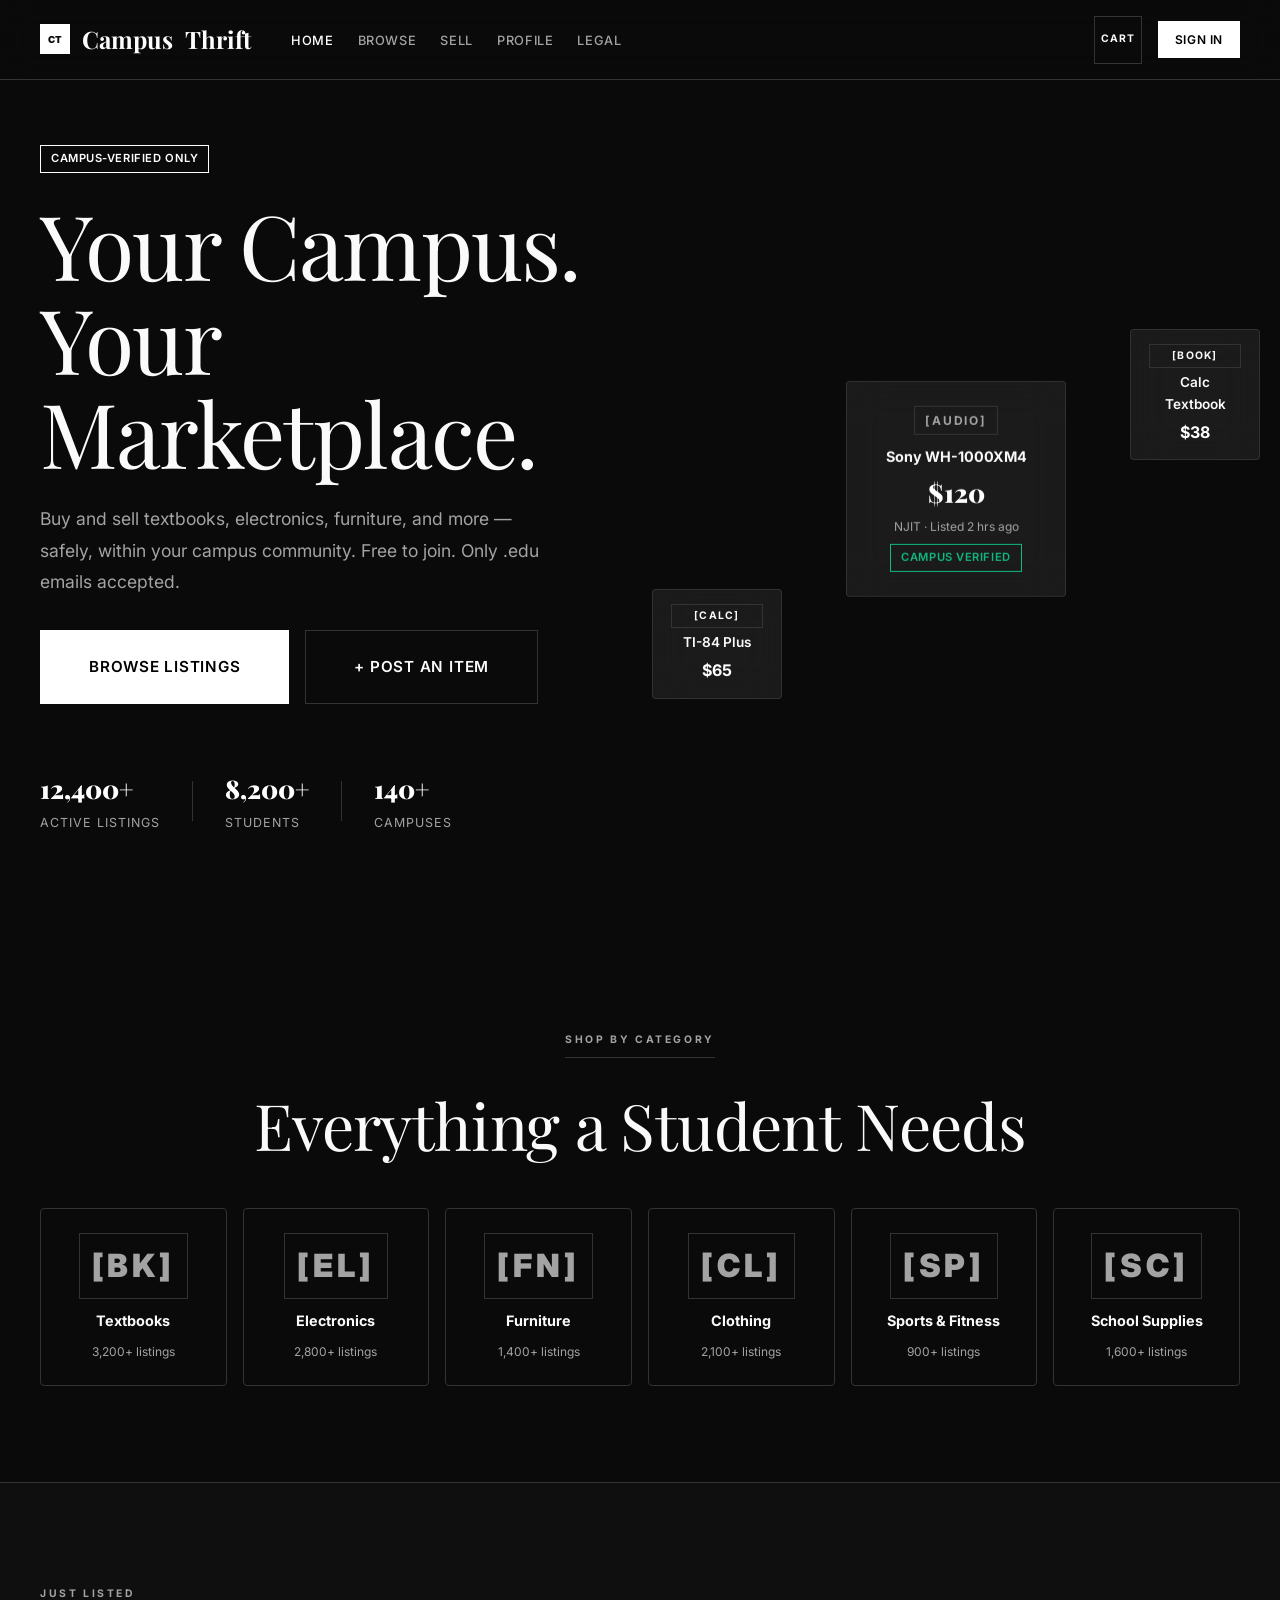
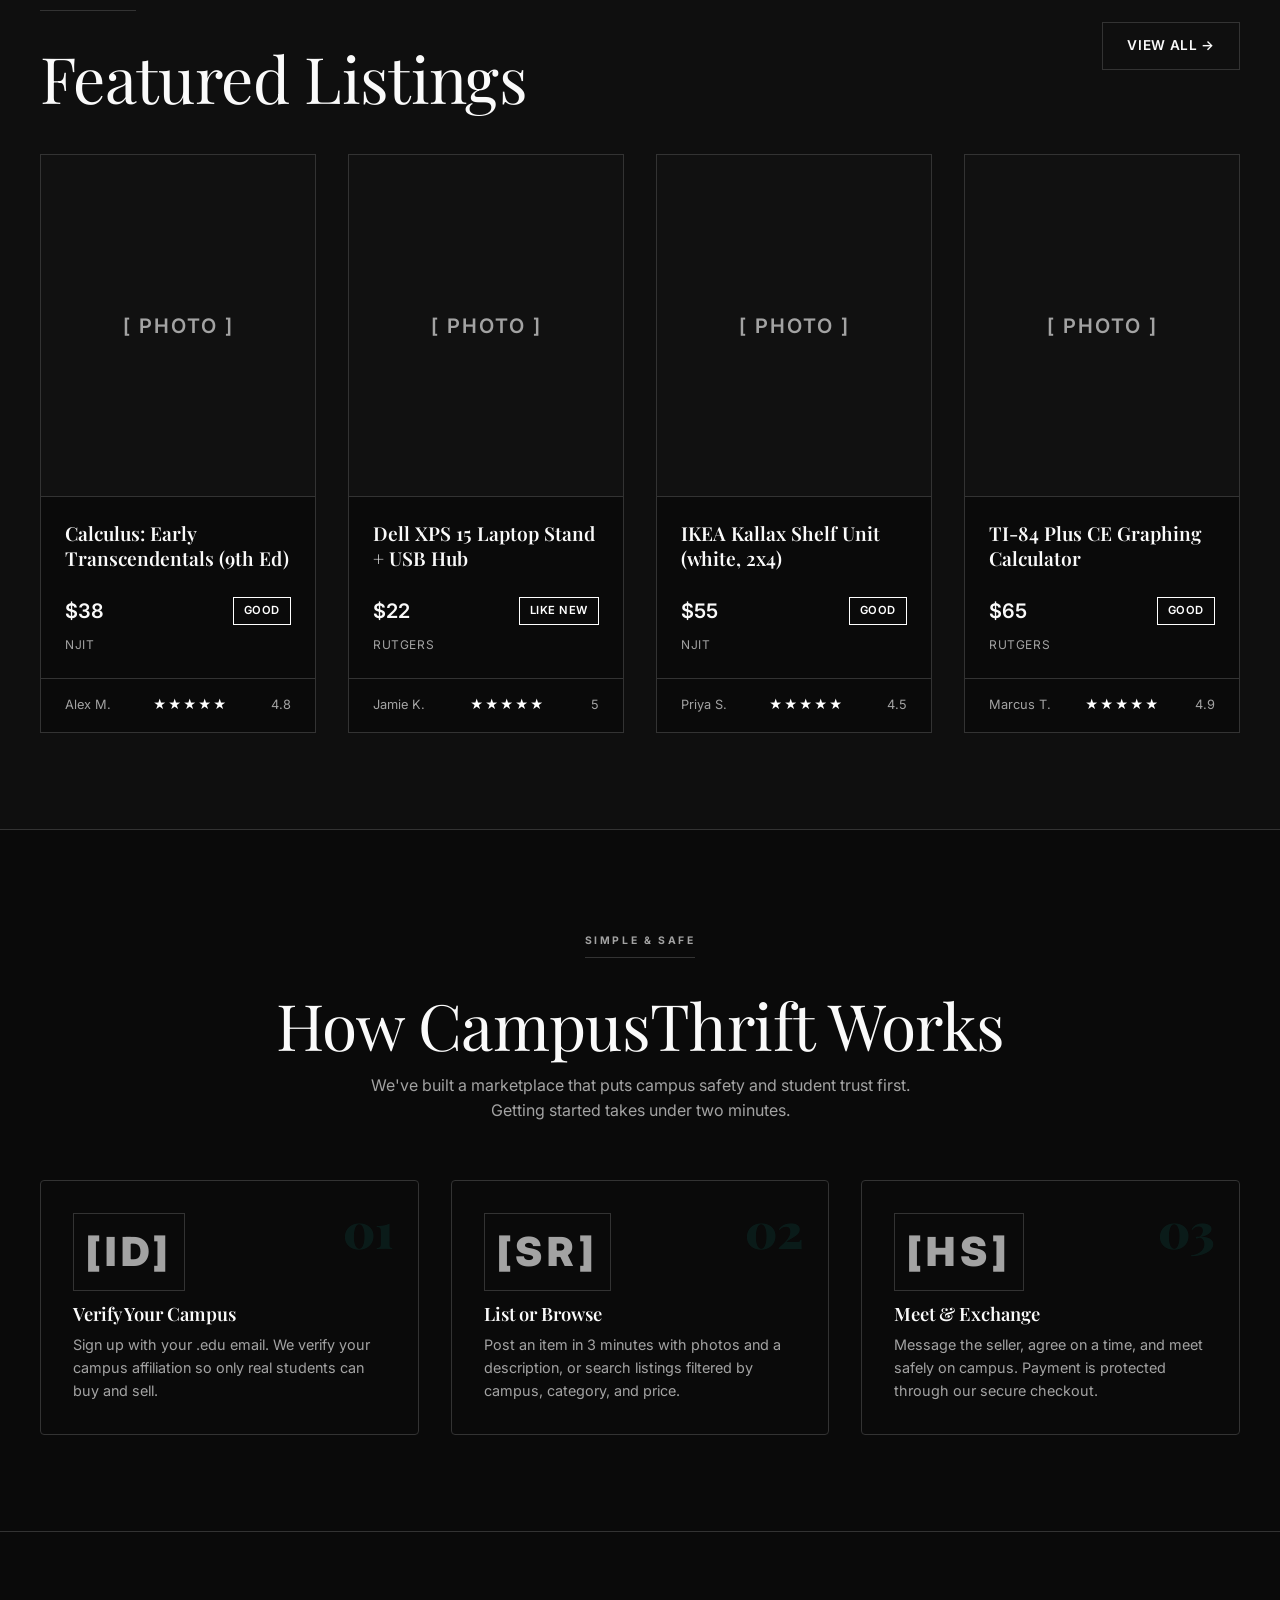
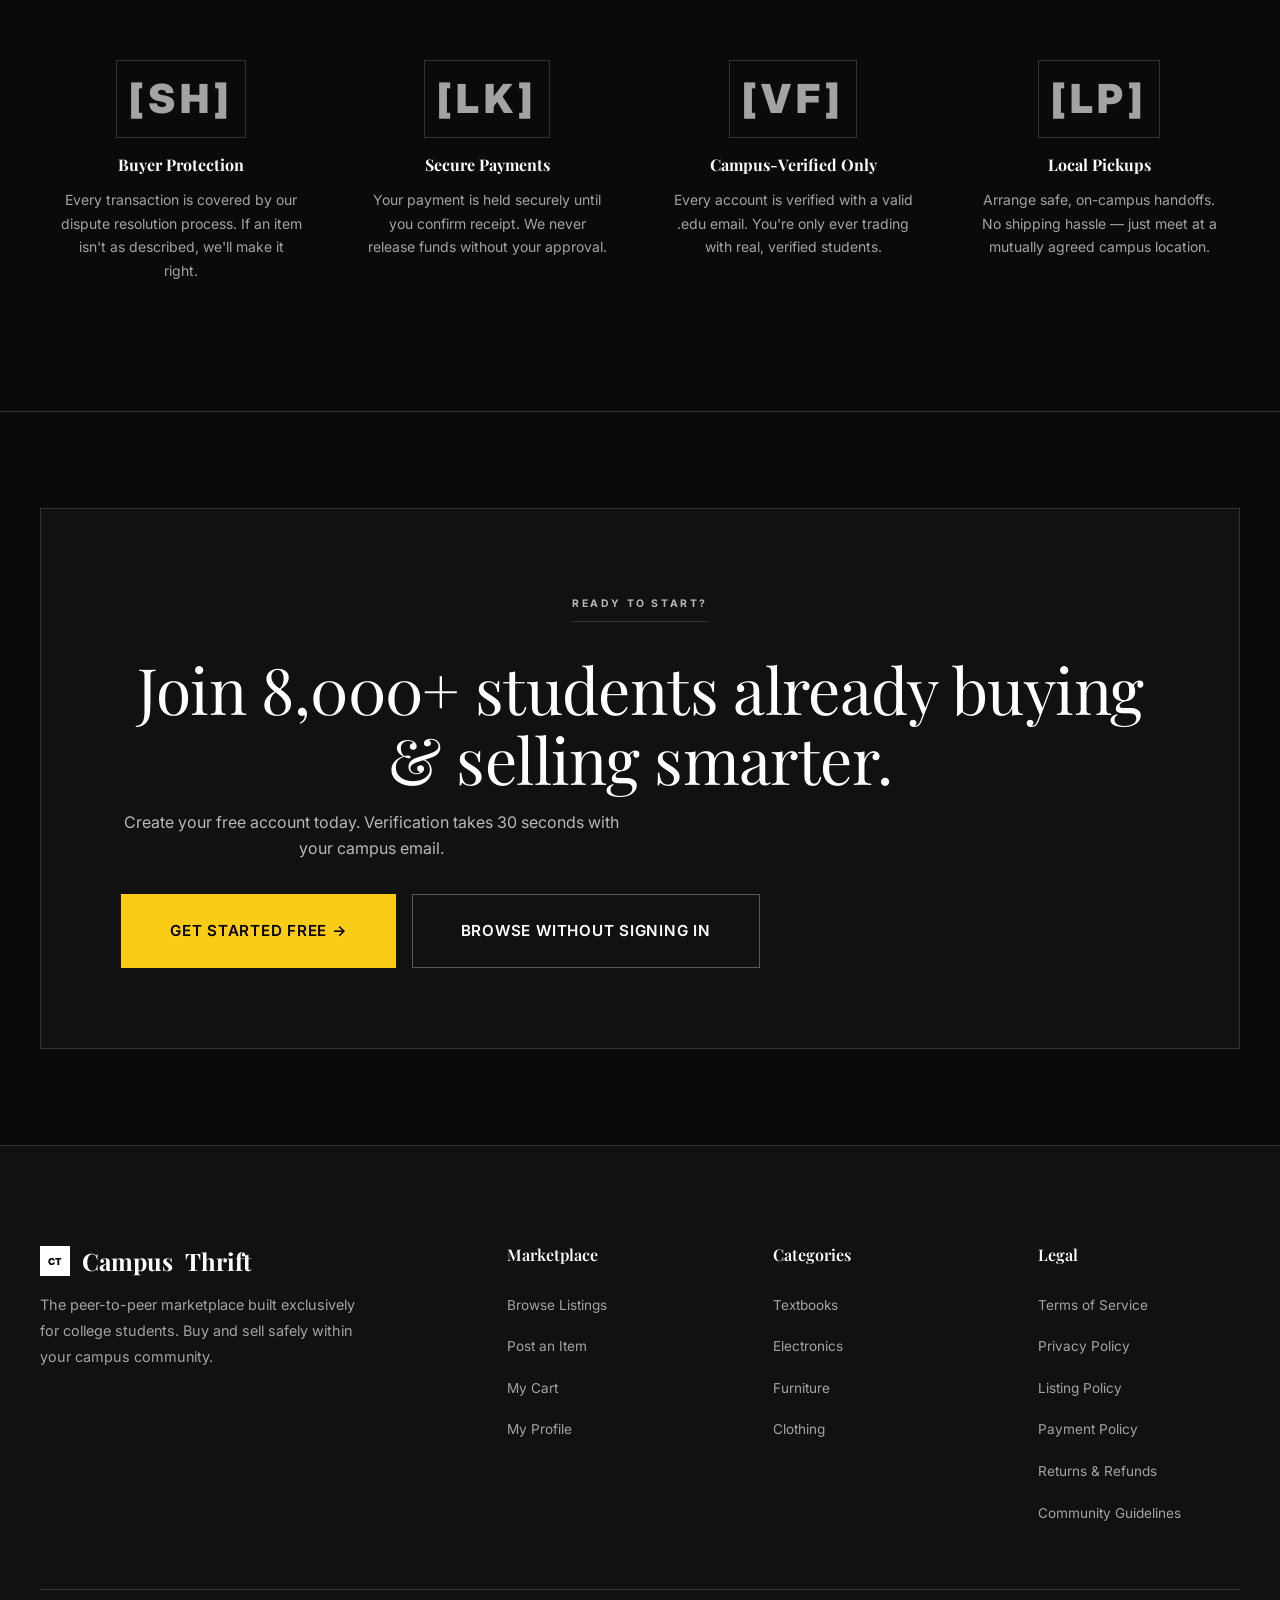
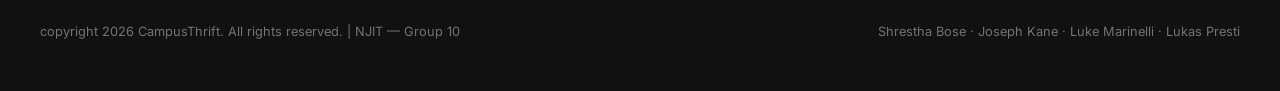
<file: index.html>
<!DOCTYPE html>
<html lang="en">

<head>
 <meta charset="UTF-8" />
 <meta name="viewport" content="width=device-width, initial-scale=1.0" />
 <title>CampusThrift — The Student Marketplace</title>
 <meta name="description"
 content="CampusThrift is the peer-to-peer marketplace built exclusively for college students. Buy and sell textbooks, electronics, furniture, and more within your campus community." />
 <link rel="stylesheet" href="css/style.css" />
</head>

<body>


 <div id="main-nav"></div>


 <section class="hero" id="home">
 <div class="container hero-inner">
 <div class="hero-content animate-stagger">
 <div class="hero-badge">
 <span class="badge badge-primary"> Campus-Verified Only</span>
 </div>
 <h1 class="display-xl hero-title">
 Your Campus.<br>Your Marketplace.
 </h1>
 <p class="hero-sub">
 Buy and sell textbooks, electronics, furniture, and more — safely, within your campus community. Free to join.
 Only .edu emails accepted.
 </p>
 <div class="hero-actions">
 <a href="listings.html" class="btn btn-primary btn-xl"> Browse Listings</a>
 <a href="sell.html" class="btn btn-ghost btn-xl">+ Post an Item</a>
 </div>
 <div class="hero-stats">
 <div class="stat-item">
 <span class="stat-num">12,400+</span>
 <span class="stat-label">Active Listings</span>
 </div>
 <div class="stat-divider"></div>
 <div class="stat-item">
 <span class="stat-num">8,200+</span>
 <span class="stat-label">Students</span>
 </div>
 <div class="stat-divider"></div>
 <div class="stat-item">
 <span class="stat-num">140+</span>
 <span class="stat-label">Campuses</span>
 </div>
 </div>
 </div>

 <div class="hero-visual animate-fadeup delay-3">
 <div class="hero-card hero-card-main animate-float">
 <div style="font-size:0.75rem;font-weight:700;letter-spacing:0.15em;color:var(--color-muted);margin-bottom:10px;border:1px solid var(--color-border);padding:4px 10px;display:inline-block;">[AUDIO]</div>
 <div class="hero-card-title">Sony WH-1000XM4</div>
 <div class="hero-card-price">$120</div>
 <div class="hero-card-meta"> NJIT · Listed 2 hrs ago</div>
 <div class="badge badge-success" style="margin-top:8px;"> Campus Verified</div>
 </div>
 <div class="hero-card hero-card-sm animate-float" style="animation-delay:0.8s;top:40px;right:-20px;">
 <div style="font-size:0.65rem;font-weight:700;letter-spacing:0.12em;border:1px solid var(--color-border);padding:3px 7px;display:inline-block;">[BOOK]</div>
 <div style="font-size:0.85rem;font-weight:600;">Calc Textbook</div>
 <div style="color:var(--color-primary);font-weight:700;">$38</div>
 </div>
 <div class="hero-card hero-card-sm animate-float" style="animation-delay:1.4s;bottom:-10px;left:-20px;">
 <div style="font-size:0.65rem;font-weight:700;letter-spacing:0.12em;border:1px solid var(--color-border);padding:3px 7px;display:inline-block;">[CALC]</div>
 <div style="font-size:0.85rem;font-weight:600;">TI-84 Plus</div>
 <div style="color:var(--color-primary);font-weight:700;">$65</div>
 </div>
 </div>
 </div>
 </section>


 <section class="section" id="categories">
 <div class="container">
 <div class="text-center" style="margin-bottom:48px;" data-animate>
 <div class="section-label">Shop by Category</div>
 <h2 class="display-lg" style="margin-top:8px;">Everything a Student Needs</h2>
 </div>
 <div class="category-grid animate-stagger">
 <a href="listings.html?cat=textbooks" class="category-card">
 <div class="cat-icon">[BK]</div>
 <div class="cat-name">Textbooks</div>
 <div class="cat-count">3,200+ listings</div>
 </a>
 <a href="listings.html?cat=electronics" class="category-card">
 <div class="cat-icon">[EL]</div>
 <div class="cat-name">Electronics</div>
 <div class="cat-count">2,800+ listings</div>
 </a>
 <a href="listings.html?cat=furniture" class="category-card">
 <div class="cat-icon">[FN]</div>
 <div class="cat-name">Furniture</div>
 <div class="cat-count">1,400+ listings</div>
 </a>
 <a href="listings.html?cat=clothing" class="category-card">
 <div class="cat-icon">[CL]</div>
 <div class="cat-name">Clothing</div>
 <div class="cat-count">2,100+ listings</div>
 </a>
 <a href="listings.html?cat=sports" class="category-card">
 <div class="cat-icon">[SP]</div>
 <div class="cat-name">Sports & Fitness</div>
 <div class="cat-count">900+ listings</div>
 </a>
 <a href="listings.html?cat=supplies" class="category-card">
 <div class="cat-icon">[SC]</div>
 <div class="cat-name">School Supplies</div>
 <div class="cat-count">1,600+ listings</div>
 </a>
 </div>
 </div>
 </section>


 <section class="section"
 style="background:rgba(255,255,255,0.02);border-top:1px solid var(--color-border);border-bottom:1px solid var(--color-border);">
 <div class="container">
 <div class="flex items-center justify-between" style="margin-bottom:40px;" data-animate>
 <div>
 <div class="section-label">Just Listed</div>
 <h2 class="display-lg" style="margin-top:8px;">Featured Listings</h2>
 </div>
 <a href="listings.html" class="btn btn-ghost">View All →</a>
 </div>
 <div class="grid-4 animate-stagger" id="featuredGrid"></div>
 </div>
 </section>


 <section class="section" id="how-it-works">
 <div class="container">
 <div class="text-center" style="margin-bottom:56px;" data-animate>
 <div class="section-label">Simple & Safe</div>
 <h2 class="display-lg" style="margin-top:8px;">How CampusThrift Works</h2>
 <p class="text-muted" style="margin-top:12px;max-width:560px;margin-left:auto;margin-right:auto;">
 We've built a marketplace that puts campus safety and student trust first. Getting started takes under two
 minutes.
 </p>
 </div>
 <div class="grid-3 animate-stagger">
 <div class="how-step">
 <div class="how-step-num">01</div>
 <div class="how-step-icon">[ID]</div>
 <h3 class="display-md" style="font-size:1.15rem;margin:12px 0 8px;">Verify Your Campus</h3>
 <p class="text-muted" style="font-size:0.9rem;">Sign up with your .edu email. We verify your campus
 affiliation so only real students can buy and sell.</p>
 </div>
 <div class="how-step">
 <div class="how-step-num">02</div>
 <div class="how-step-icon">[SR]</div>
 <h3 class="display-md" style="font-size:1.15rem;margin:12px 0 8px;">List or Browse</h3>
 <p class="text-muted" style="font-size:0.9rem;">Post an item in 3 minutes with photos and a description, or
 search listings filtered by campus, category, and price.</p>
 </div>
 <div class="how-step">
 <div class="how-step-num">03</div>
 <div class="how-step-icon">[HS]</div>
 <h3 class="display-md" style="font-size:1.15rem;margin:12px 0 8px;">Meet & Exchange</h3>
 <p class="text-muted" style="font-size:0.9rem;">Message the seller, agree on a time, and meet safely on
 campus. Payment is protected through our secure checkout.</p>
 </div>
 </div>
 </div>
 </section>


 <section class="section"
 style="border-top:1px solid var(--color-border);border-bottom:1px solid var(--color-border);">
 <div class="container">
 <div class="trust-grid animate-stagger">
 <div class="trust-item">
 <div class="trust-icon">[SH]</div>
 <h4>Buyer Protection</h4>
 <p>Every transaction is covered by our dispute resolution process. If an item isn't as described, we'll make
 it right.</p>
 </div>
 <div class="trust-item">
 <div class="trust-icon">[LK]</div>
 <h4>Secure Payments</h4>
 <p>Your payment is held securely until you confirm receipt. We never release funds without your approval.</p>
 </div>
 <div class="trust-item">
 <div class="trust-icon">[VF]</div>
 <h4>Campus-Verified Only</h4>
 <p>Every account is verified with a valid .edu email. You're only ever trading with real, verified students.
 </p>
 </div>
 <div class="trust-item">
 <div class="trust-icon">[LP]</div>
 <h4>Local Pickups</h4>
 <p>Arrange safe, on-campus handoffs. No shipping hassle — just meet at a mutually agreed campus location.</p>
 </div>
 </div>
 </div>
 </section>


 <section class="section">
 <div class="container">
 <div class="cta-banner animate-stagger">
 <div class="cta-banner-content">
 <div class="section-label" style="color:rgba(255,255,255,0.7);">Ready to Start?</div>
 <h2 class="display-lg" style="color:white;margin-top:8px;">Join 8,000+ students already buying & selling
 smarter.</h2>
 <p style="color:rgba(255,255,255,0.7);margin:16px 0 32px;max-width:500px;">Create your free account today.
 Verification takes 30 seconds with your campus email.</p>
 <div class="flex gap-16" style="flex-wrap:wrap;">
 <a href="login.html" class="btn btn-accent btn-xl">Get Started Free →</a>
 <a href="listings.html" class="btn btn-ghost btn-xl"
 style="border-color:rgba(255,255,255,0.3);color:white;">Browse Without Signing In</a>
 </div>
 </div>
 </div>
 </div>
 </section>


 <div id="main-footer"></div>


 <style>
 .hero {
 min-height: 100vh;
 background: var(--color-bg);
 display: flex;
 align-items: center;
 position: relative;
 overflow: hidden;
 padding: calc(var(--nav-h) + 64px) 0 96px;
 }

 .hero-bg {
 position: absolute;
 inset: 0;
 pointer-events: none;
 }

 .hero-inner {
 display: grid;
 grid-template-columns: 1fr 1fr;
 gap: 64px;
 align-items: center;
 }

 .hero-badge {
 margin-bottom: 24px;
 }

 .hero-title {
 color: var(--color-text);
 margin-bottom: 24px;
 }

 .hero-sub {
 font-size: 1.1rem;
 color: var(--color-muted);
 max-width: 500px;
 margin-bottom: 32px;
 line-height: 1.8;
 }

 .hero-actions {
 display: flex;
 gap: 16px;
 flex-wrap: wrap;
 margin-bottom: 64px;
 }

 .hero-stats {
 display: flex;
 align-items: center;
 gap: 32px;
 }

 .stat-item {
 display: flex;
 flex-direction: column;
 gap: 4px;
 }

 .stat-num {
 font-family: var(--font-display);
 font-size: 1.6rem;
 font-weight: 900;
 color: var(--color-white);
 }

 .stat-label {
 font-size: 0.78rem;
 color: var(--color-muted);
 text-transform: uppercase;
 letter-spacing: 0.08em;
 }

 .stat-divider {
 width: 1px;
 height: 40px;
 background: var(--color-border);
 }


 .hero-visual {
 position: relative;
 height: 400px;
 }

 .hero-card {
 background: rgba(255, 255, 255, 0.07);
 border: 1px solid rgba(255, 255, 255, 0.1);
 border-radius: var(--radius-lg);
 padding: 24px;
 backdrop-filter: blur(20px);
 box-shadow: var(--shadow-md);
 }

 .hero-card-main {
 position: absolute;
 top: 50%;
 left: 50%;
 transform: translate(-50%, -50%);
 width: 220px;
 text-align: center;
 }

 .hero-card-title {
 font-weight: 700;
 font-size: 0.9rem;
 margin-bottom: 4px;
 }

 .hero-card-price {
 font-family: var(--font-display);
 font-size: 1.6rem;
 font-weight: 900;
 color: var(--color-primary);
 margin-bottom: 4px;
 }

 .hero-card-meta {
 font-size: 0.75rem;
 color: var(--color-muted);
 }

 .hero-card-sm {
 position: absolute;
 padding: 14px 18px;
 text-align: center;
 display: flex;
 flex-direction: column;
 gap: 4px;
 width: 130px;
 }


 .category-grid {
 display: grid;
 grid-template-columns: repeat(6, 1fr);
 gap: 16px;
 }

 .category-card {
 background: var(--color-bg-card);
 border: 1px solid var(--color-border);
 border-radius: var(--radius-lg);
 padding: 24px 16px;
 text-align: center;
 transition: var(--transition);
 display: flex;
 flex-direction: column;
 align-items: center;
 gap: 10px;
 cursor: pointer;
 }

 .category-card:hover {
 border-color: var(--color-primary);
 background: rgba(20, 184, 166, 0.06);
 transform: translateY(-4px);
 box-shadow: var(--shadow-glow);
 }

 .cat-icon {
 font-size: 2rem;
 }

 .cat-name {
 font-weight: 700;
 font-size: 0.9rem;
 }

 .cat-count {
 font-size: 0.75rem;
 color: var(--color-muted);
 }


 .how-step {
 background: var(--color-bg-card);
 border: 1px solid var(--color-border);
 border-radius: var(--radius-lg);
 padding: 32px;
 position: relative;
 transition: var(--transition);
 }

 .how-step:hover {
 border-color: rgba(20, 184, 166, 0.3);
 transform: translateY(-4px);
 }

 .how-step-num {
 position: absolute;
 top: 24px;
 right: 24px;
 font-family: var(--font-display);
 font-size: 3rem;
 font-weight: 900;
 color: rgba(20, 184, 166, 0.1);
 line-height: 1;
 }

 .how-step-icon {
 font-size: 2.5rem;
 }


 .trust-grid {
 display: grid;
 grid-template-columns: repeat(4, 1fr);
 gap: 24px;
 }

 .trust-item {
 text-align: center;
 padding: 32px 20px;
 }

 .trust-icon {
 font-size: 2.5rem;
 margin-bottom: 14px;
 }

 .trust-item h4 {
 font-family: var(--font-display);
 font-weight: 700;
 margin-bottom: 10px;
 }

 .trust-item p {
 font-size: 0.875rem;
 color: var(--color-muted);
 line-height: 1.7;
 }


 .cta-banner {
 background: var(--color-bg-2);
 border: 1px solid var(--color-border);
 border-radius: var(--radius-sm);
 padding: 80px;
 text-align: center;
 display: flex;
 flex-direction: column;
 align-items: center;
 }

 .cta-banner-content {
 position: relative;
 z-index: 1;
 }

 @media (max-width: 1024px) {
 .category-grid {
 grid-template-columns: repeat(3, 1fr);
 }

 .trust-grid {
 grid-template-columns: repeat(2, 1fr);
 }

 .cta-banner {
 padding: 48px;
 }
 }

 @media (max-width: 768px) {
 .hero-inner {
 grid-template-columns: 1fr;
 gap: 40px;
 }

 .hero-visual {
 display: none;
 }

 .category-grid {
 grid-template-columns: repeat(2, 1fr);
 }

 .trust-grid {
 grid-template-columns: 1fr;
 }

 .cta-banner {
 padding: 32px 24px;
 }
 }
 </style>

 <script src="js/main.js"></script>
 <script>
 document.addEventListener('DOMContentLoaded', () => {

 const gridEl = document.getElementById('featuredGrid');
 if (gridEl) {
 if (document.getElementById('featuredGrid')) {
 sampleListings.slice(0, 4).forEach(item => {
 gridEl.innerHTML += `
 <div class="listing-card" onclick="location.href='listing-detail.html?id=${item.id}'">
 <div class="listing-card-img-placeholder">${item.emoji}</div>
 <div class="listing-card-body">
 <div class="listing-card-title">${item.title}</div>
 <div class="listing-card-meta">
 <span class="listing-card-price">$${item.price}</span>
 <span class="badge badge-primary" style="font-size:0.7rem;">${item.condition}</span>
 </div>
 <div class="listing-card-campus"> ${item.campus}</div>
 </div>
 <div class="listing-card-footer">
 <div style="font-size:0.8rem;color:var(--color-muted);"> ${item.seller}</div>
 <span class="stars">&#9733;&#9733;&#9733;&#9733;&#9733;</span><span style="font-size:0.8rem;color:var(--color-muted);margin-left:2px;">${item.rating}</span>
 </div>
 </div>`;
 });
 }
 }
 });
 </script>
</body>

</html>
</file>
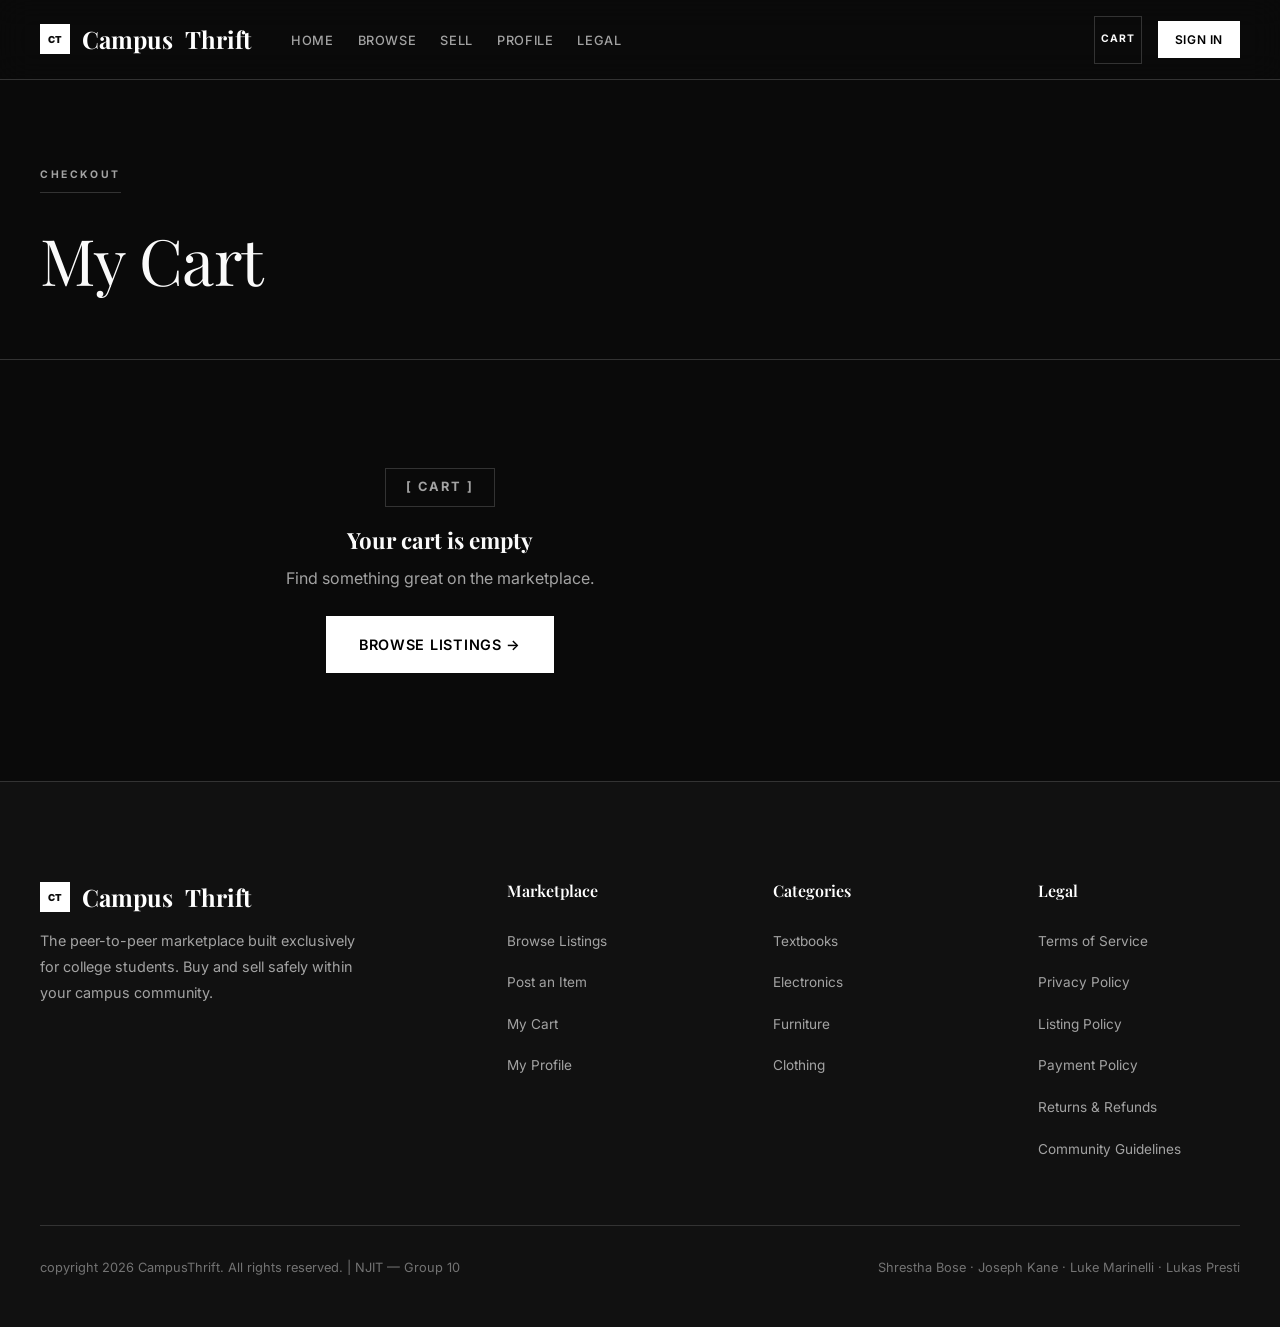
<file: cart.html>
<!DOCTYPE html>
<html lang="en">

<head>
  <meta charset="UTF-8" />
  <meta name="viewport" content="width=device-width, initial-scale=1.0" />
  <title>Cart & Checkout — CampusThrift</title>
  <meta name="description" content="Review your cart and complete your purchase on CampusThrift." />
  <link rel="stylesheet" href="css/style.css" />
</head>

<body class="page-top">

  <div id="main-nav"></div>

  <div class="page-header">
    <div class="container">
      <div class="section-label">Checkout</div>
      <h1 class="display-lg" style="margin-top:8px;">My Cart</h1>
    </div>
  </div>

  <div class="container section-sm">
    <div class="checkout-layout animate-stagger">


      <div>
        <div id="cartEmpty" style="display:none;text-align:center;padding:60px 20px;">
          <div style="font-size:0.8rem;font-weight:700;letter-spacing:0.15em;border:1px solid var(--color-border);padding:8px 20px;display:inline-block;color:var(--color-muted);margin-bottom:16px;">[ CART ]</div>
          <h2 style="font-family:var(--font-display);font-size:1.4rem;margin-bottom:8px;">Your cart is empty</h2>
          <p style="color:var(--color-muted);margin-bottom:24px;">Find something great on the marketplace.</p>
          <a href="listings.html" class="btn btn-primary btn-lg">Browse Listings →</a>
        </div>

        <div id="cartItems" style="display:flex;flex-direction:column;gap:16px;"></div>


        <div id="checkoutForm" style="display:none;margin-top:40px;">
          <h2 style="font-family:var(--font-display);font-size:1.3rem;font-weight:700;margin-bottom:24px;">Delivery &
            Contact</h2>

          <div style="display:flex;flex-direction:column;gap:16px;">
            <div class="grid-2" style="gap:16px;">
              <div class="form-group">
                <label class="form-label">First Name</label>
                <input type="text" class="form-input" placeholder="Jane" />
              </div>
              <div class="form-group">
                <label class="form-label">Last Name</label>
                <input type="text" class="form-input" placeholder="Smith" />
              </div>
            </div>
            <div class="form-group">
              <label class="form-label">Campus Email</label>
              <input type="email" class="form-input" placeholder="you@university.edu" />
            </div>
            <div class="form-group">
              <label class="form-label">Preferred Pickup Campus</label>
              <select class="form-select">
                <option>NJIT</option>
                <option>Rutgers University</option>
                <option>Montclair State</option>
                <option>Seton Hall</option>
              </select>
            </div>
            <div class="form-group">
              <label class="form-label">Preferred Pickup Time</label>
              <input type="text" class="form-input" placeholder="e.g. Weekdays after 2pm, Sat morning" />
            </div>

            <div class="divider"></div>

            <h2 style="font-family:var(--font-display);font-size:1.3rem;font-weight:700;margin-bottom:4px;">Payment</h2>
            <div class="callout callout-info" style="font-size:0.82rem;">
               Payments are processed securely. You will not be charged until the seller confirms the handoff.
            </div>

            <div class="form-group" style="margin-top:8px;">
              <label class="form-label">Card Number</label>
              <input type="text" class="form-input" placeholder="1234 5678 9012 3456" maxlength="19" id="cardNum"
                oninput="formatCard(this)" />
            </div>
            <div class="grid-2" style="gap:12px;">
              <div class="form-group">
                <label class="form-label">Expiry</label>
                <input type="text" class="form-input" placeholder="MM / YY" maxlength="7" />
              </div>
              <div class="form-group">
                <label class="form-label">CVC</label>
                <input type="text" class="form-input" placeholder="123" maxlength="4" />
              </div>
            </div>


            <div style="display:flex;gap:10px;flex-wrap:wrap;margin-top:4px;">
              <div class="pay-method active" id="pm-card" onclick="selectPayMethod('card')">
                Card
              </div>
              <div class="pay-method" id="pm-wallet" onclick="selectPayMethod('wallet')">
                CampusThrift Wallet ($0.00)
              </div>
            </div>
          </div>
        </div>
      </div>


      <aside id="orderSummary" style="display:none;">
        <div class="card"
          style="position:sticky;top:calc(var(--nav-h) + 20px);display:flex;flex-direction:column;gap:16px;">
          <h2 style="font-family:var(--font-display);font-size:1.1rem;font-weight:700;">Order Summary</h2>

          <div id="summaryLines" style="display:flex;flex-direction:column;gap:8px;"></div>

          <div class="divider" style="margin:4px 0;"></div>

          <div style="display:flex;flex-direction:column;gap:8px;font-size:0.875rem;">
            <div style="display:flex;justify-content:space-between;color:var(--color-muted);">
              <span>Subtotal</span><span id="subtotalVal">$0.00</span>
            </div>
            <div style="display:flex;justify-content:space-between;color:var(--color-muted);">
              <span>Buyer Fee</span><span style="color:var(--color-success);">Free</span>
            </div>
            <div style="display:flex;justify-content:space-between;color:var(--color-muted);">
              <span>Estimated Tax</span><span>$0.00</span>
            </div>
          </div>

          <div class="divider" style="margin:0;"></div>

          <div style="display:flex;justify-content:space-between;align-items:center;">
            <span style="font-family:var(--font-display);font-weight:700;font-size:0.95rem;">Total</span>
            <span id="totalVal"
              style="font-family:var(--font-display);font-size:1.6rem;font-weight:900;color:var(--color-primary);">$0.00</span>
          </div>

          <button class="btn btn-accent btn-lg" style="width:100%;justify-content:center;" onclick="placeOrder()">
             Place Order
          </button>

          <div class="callout callout-info" style="font-size:0.78rem;">
             <strong>Buyer Protected</strong> — Payment is held until you confirm receipt.
            <a href="legal.html#payment" style="color:var(--color-primary);margin-left:4px;">Learn more →</a>
          </div>

          <div style="text-align:center;font-size:0.75rem;color:var(--color-muted-2);">
            By placing your order, you agree to our <a href="legal.html" style="color:var(--color-primary);">Terms of
              Service</a> and <a href="legal.html#payment" style="color:var(--color-primary);">Payment Policy</a>.
          </div>
        </div>
      </aside>
    </div>
  </div>


  <div id="successModal"
    style="display:none;position:fixed;inset:0;background:rgba(0,0,0,0.8);backdrop-filter:blur(10px);z-index:9999;align-items:center;justify-content:center;padding:24px;">
    <div
      style="background:var(--color-bg-2);border:1px solid rgba(34,197,94,0.3);border-radius:var(--radius-xl);padding:48px;max-width:480px;width:100%;text-align:center;box-shadow:0 0 60px rgba(34,197,94,0.15);">
      <div style="font-size:0.8rem;font-weight:700;letter-spacing:0.2em;border:2px solid var(--color-success);color:var(--color-success);padding:8px 20px;display:inline-block;margin-bottom:16px;">[ ORDER CONFIRMED ]</div>
      <h2
        style="font-family:var(--font-display);font-size:2rem;font-weight:900;margin-bottom:8px;color:var(--color-success);">
        Order Placed!</h2>
      <p style="color:var(--color-muted);margin-bottom:24px;line-height:1.7;">Your payment is secured and the seller has
        been notified. They'll reach out to coordinate pickup within 24 hours.</p>
      <div class="callout callout-success" style="text-align:left;margin-bottom:24px;font-size:0.85rem;">
         <strong>Order #CT-0042 confirmed.</strong> A confirmation has been sent to your campus email.
      </div>
      <div style="display:flex;gap:12px;justify-content:center;flex-wrap:wrap;">
        <a href="profile.html" class="btn btn-primary">View My Orders</a>
        <a href="listings.html" class="btn btn-ghost">Keep Browsing</a>
      </div>
    </div>
  </div>

  <div id="main-footer"></div>

  <style>
    .checkout-layout {
      display: grid;
      grid-template-columns: 1fr 360px;
      gap: 40px;
      align-items: start;
    }

    .cart-item {
      background: var(--color-bg-card);
      border: 1px solid var(--color-border);
      border-radius: var(--radius-lg);
      padding: 20px;
      display: flex;
      gap: 16px;
      align-items: center;
      transition: var(--transition);
    }

    .cart-item:hover {
      border-color: rgba(20, 184, 166, 0.2);
    }

    .cart-item-emoji {
      width: 72px;
      height: 72px;
      border-radius: var(--radius-sm);
      background: var(--color-bg-2);
      display: flex;
      align-items: center;
      justify-content: center;
      font-size: 2.2rem;
      flex-shrink: 0;
      border: 1px solid var(--color-border);
    }

    .pay-method {
      display: flex;
      align-items: center;
      gap: 8px;
      padding: 10px 16px;
      border-radius: var(--radius-sm);
      border: 1.5px solid var(--color-border);
      font-size: 0.85rem;
      font-weight: 600;
      cursor: pointer;
      transition: var(--transition);
    }

    .pay-method.active {
      border-color: var(--color-primary);
      background: var(--color-primary);
      color: var(--color-primary-inv);
    }

    @media (max-width: 900px) {
      .checkout-layout {
        grid-template-columns: 1fr;
      }
    }
  </style>

  <script src="js/main.js"></script>
  <script>
    function formatCard(input) {
      let val = input.value.replace(/\D/g, '').substring(0, 16);
      input.value = val.replace(/(.{4})/g, '$1 ').trim();
    }
    function selectPayMethod(method) {
      document.querySelectorAll('.pay-method').forEach(el => el.classList.remove('active'));
      document.getElementById(`pm-${method}`).classList.add('active');
    }

    function renderCart() {
      const cartList = Cart.items;
      let totalItems = cartList.length;
      const cartItemsEl = document.getElementById('cartItems');
      const emptyEl = document.getElementById('cartEmpty');
      const formEl = document.getElementById('checkoutForm');
      const orderSummaryEl = document.getElementById('orderSummary');
      const summaryLines = document.getElementById('summaryLines');

      if (!cartList.length) {
        emptyEl.style.display = 'block';
        cartItemsEl.style.display = 'none';
        formEl.style.display = 'none';
        orderSummaryEl.style.display = 'none';
        return;
      }

      emptyEl.style.display = 'none';
      cartItemsEl.style.display = 'flex';
      formEl.style.display = 'block';
      orderSummaryEl.style.display = 'block';

      cartItemsEl.innerHTML = '';
      summaryLines.innerHTML = '';

      cartList.forEach(item => {
        cartItemsEl.innerHTML += `
      <div class="cart-item">
        <div class="cart-item-emoji" style="font-size:0.85rem;font-weight:600;">${item.emoji || ''}</div>
        <div style="flex:1;">
          <div style="font-weight:600;font-size:0.95rem;margin-bottom:4px;">${item.title}</div>
          <div style="font-size:0.8rem;color:var(--color-muted);">Qty: ${item.qty || 1}</div>
        </div>
        <div style="font-family:var(--font-display);font-size:1.2rem;font-weight:800;color:var(--color-primary);margin-right:16px;">$${(item.price * (item.qty || 1)).toFixed(2)}</div>
        <button onclick="Cart.remove(${item.id});renderCart();" style="background:none;border:1px solid var(--color-border);color:var(--color-muted);cursor:pointer;font-size:0.65rem;font-weight:700;letter-spacing:0.08em;padding:4px 8px;transition:var(--transition);text-transform:uppercase;" onmouseover="this.style.color='var(--color-danger)';this.style.borderColor='var(--color-danger)'" onmouseout="this.style.color='var(--color-muted)';this.style.borderColor='var(--color-border)'">Remove</button>
      </div>`;

        summaryLines.innerHTML += `
      <div style="display:flex;justify-content:space-between;font-size:0.85rem;">
        <span style="color:var(--color-muted);flex:1;padding-right:12px;">${item.title.substring(0, 35)}${item.title.length > 35 ? '…' : ''}</span>
        <span>$${(item.price * (item.qty || 1)).toFixed(2)}</span>
      </div>`;
      });

      const total = Cart.total();
      document.getElementById('subtotalVal').textContent = `$${total.toFixed(2)}`;
      document.getElementById('totalVal').textContent = `$${total.toFixed(2)}`;
    }

    function placeOrder() {
      if (!Cart.items.length) { showToast('Your cart is empty.', 'warn'); return; }
      Cart.clear();
      document.getElementById('successModal').style.display = 'flex';
    }

    document.addEventListener('DOMContentLoaded', () => {
      if (Cart.items.length > 0) renderCart();
      else renderCart();
    });
  </script>
</body>

</html>
</file>
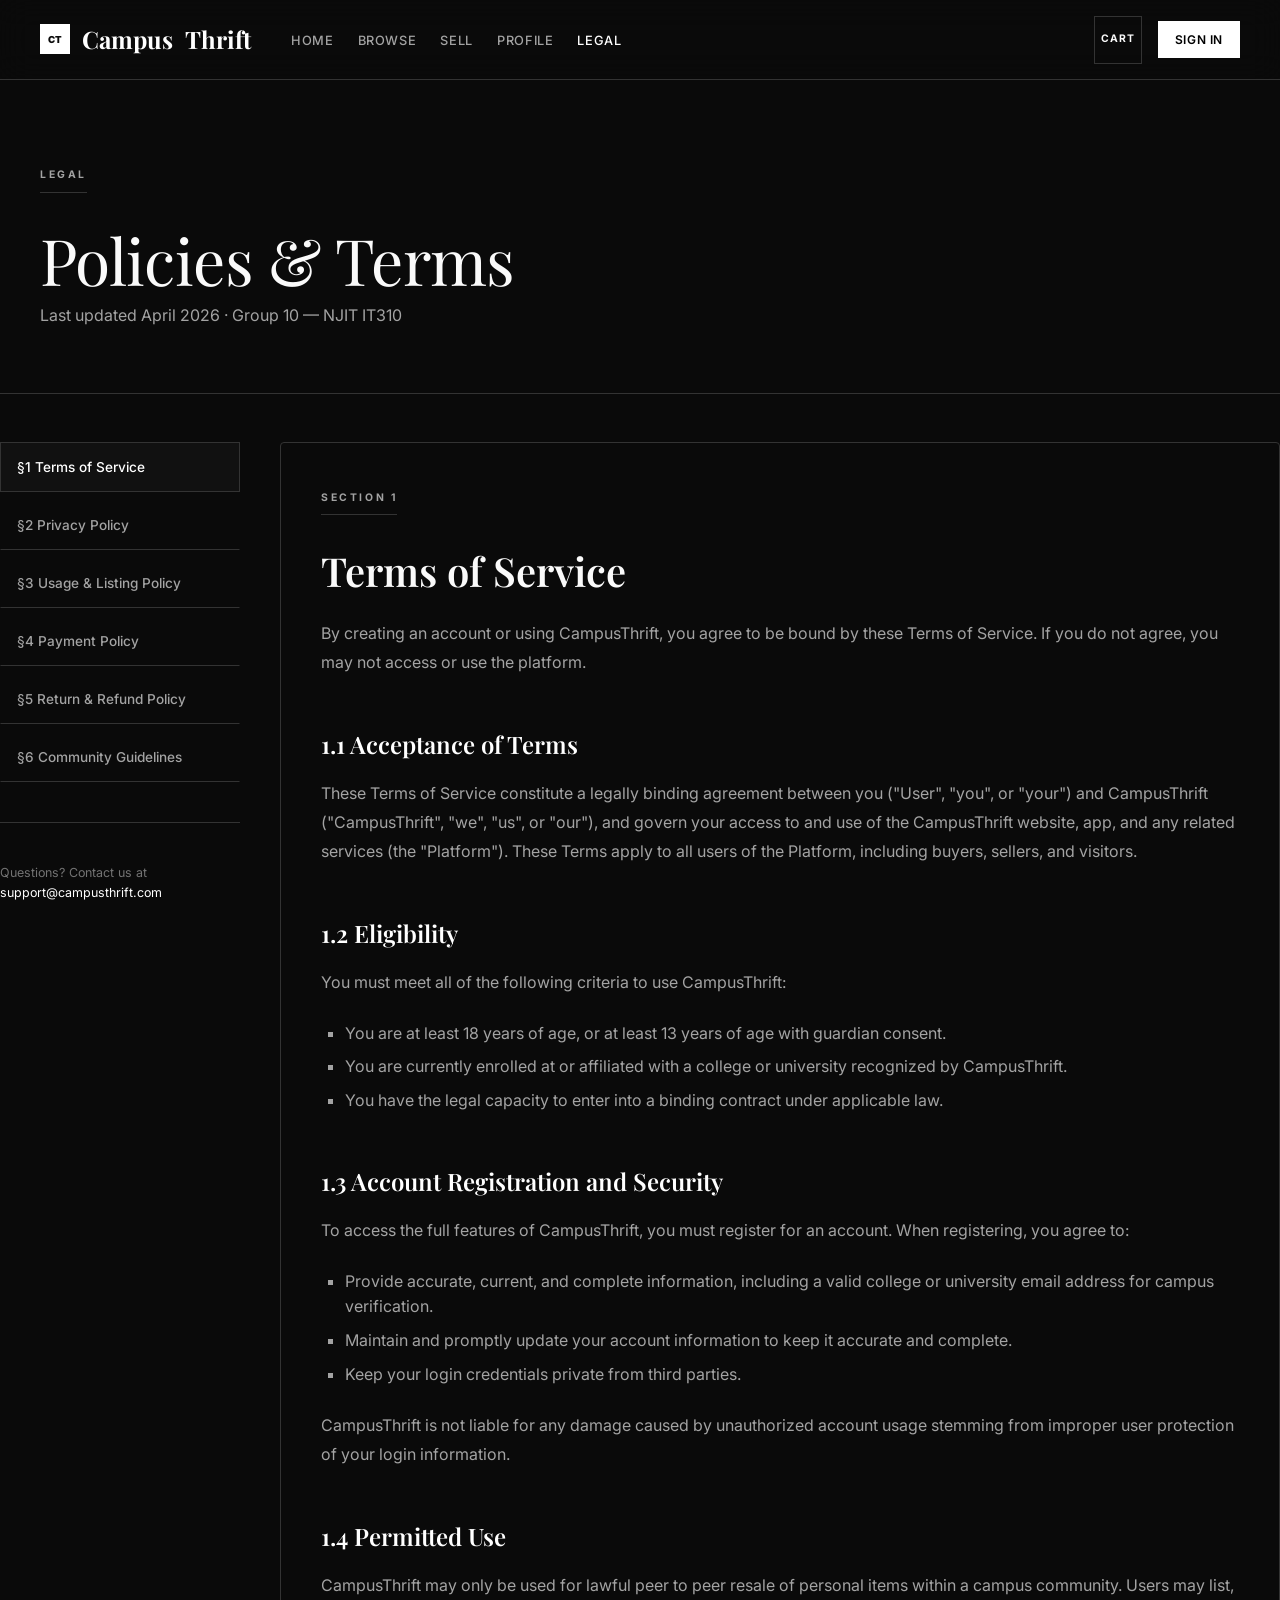
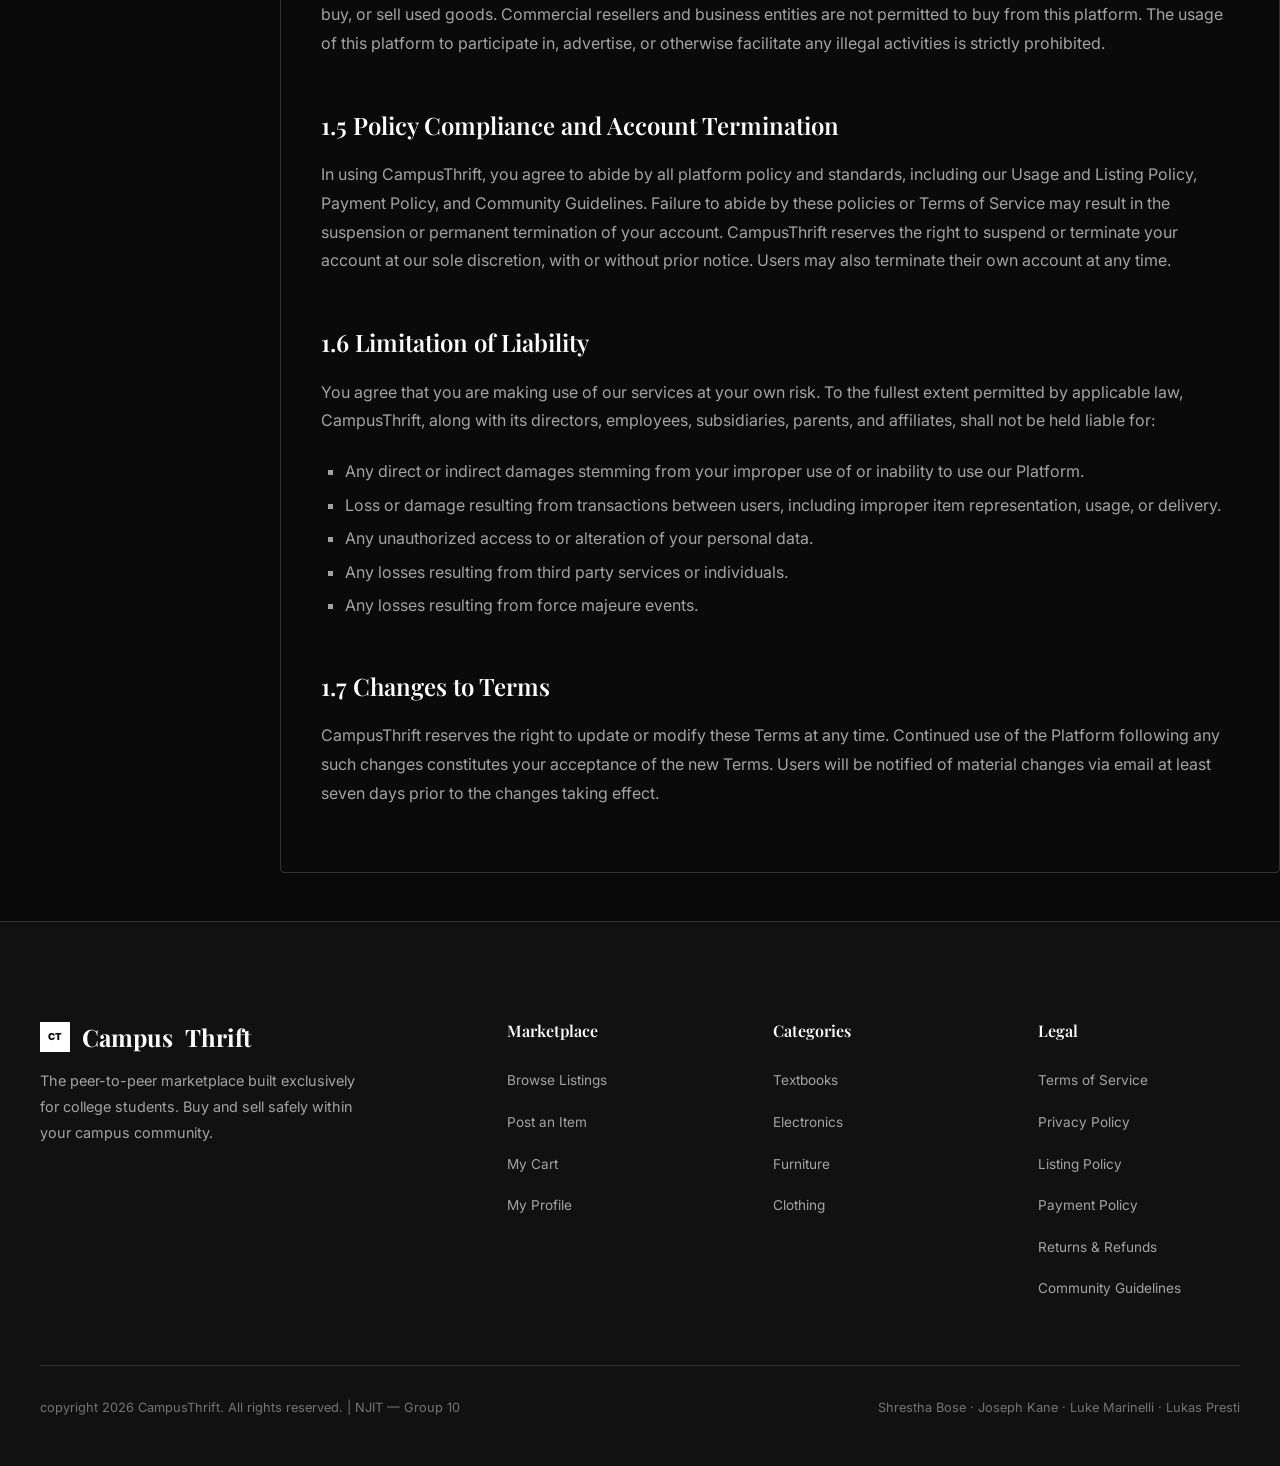
<file: legal.html>
<!DOCTYPE html>
<html lang="en">

<head>
  <meta charset="UTF-8" />
  <meta name="viewport" content="width=device-width, initial-scale=1.0" />
  <title>Legal & Policies — CampusThrift</title>
  <meta name="description"
    content="Read CampusThrift's Terms of Service, Privacy Policy, Usage and Listing Policy, Payment Policy, Return and Refund Policy, and Community Guidelines." />
  <link rel="stylesheet" href="css/style.css" />
</head>

<body class="page-top">

  <div id="main-nav"></div>

  <div class="page-header">
    <div class="container">
      <div class="section-label">Legal</div>
      <h1 class="display-lg" style="margin-top:8px;">Policies & Terms</h1>
      <p class="text-muted" style="margin-top:8px;">Last updated April 2026 · Group 10 — NJIT IT310</p>
    </div>
  </div>

  <div class="container section-sm">
    <div class="legal-layout">


      <nav class="legal-nav" id="legalNav">
        <div class="legal-tabs">
          <button class="legal-tab-btn active" data-section="tos" onclick="legalNav('tos',this)">§1 Terms of
            Service</button>
          <button class="legal-tab-btn" data-section="privacy" onclick="legalNav('privacy',this)">§2 Privacy
            Policy</button>
          <button class="legal-tab-btn" data-section="listing" onclick="legalNav('listing',this)">§3 Usage & Listing
            Policy</button>
          <button class="legal-tab-btn" data-section="payment" onclick="legalNav('payment',this)">§4 Payment
            Policy</button>
          <button class="legal-tab-btn" data-section="returns" onclick="legalNav('returns',this)">§5 Return & Refund
            Policy</button>
          <button class="legal-tab-btn" data-section="community" onclick="legalNav('community',this)">§6 Community
            Guidelines</button>
        </div>
        <div class="divider"></div>
        <div style="font-size:0.78rem;color:var(--color-muted-2);line-height:1.6;">
          Questions? Contact us at<br>
          <a href="mailto:support@campusthrift.com" style="color:var(--color-primary);">support@campusthrift.com</a>
        </div>
      </nav>


      <main class="legal-main">




        <div class="legal-content active" id="legal-tos">
          <span class="section-label">Section 1</span>
          <h2>Terms of Service</h2>
          <p>By creating an account or using CampusThrift, you agree to be bound by these Terms of Service. If you do
            not agree, you may not access or use the platform.</p>

          <h3>1.1 Acceptance of Terms</h3>
          <p>These Terms of Service constitute a legally binding agreement between you ("User", "you", or "your") and
            CampusThrift ("CampusThrift", "we", "us", or "our"), and govern your access to and use of the CampusThrift
            website, app, and any related services (the "Platform"). These Terms apply to all users of the Platform,
            including buyers, sellers, and visitors.</p>

          <h3>1.2 Eligibility</h3>
          <p>You must meet all of the following criteria to use CampusThrift:</p>
          <ul>
            <li>You are at least 18 years of age, or at least 13 years of age with guardian consent.</li>
            <li>You are currently enrolled at or affiliated with a college or university recognized by CampusThrift.
            </li>
            <li>You have the legal capacity to enter into a binding contract under applicable law.</li>
          </ul>

          <h3>1.3 Account Registration and Security</h3>
          <p>To access the full features of CampusThrift, you must register for an account. When registering, you agree
            to:</p>
          <ul>
            <li>Provide accurate, current, and complete information, including a valid college or university email
              address for campus verification.</li>
            <li>Maintain and promptly update your account information to keep it accurate and complete.</li>
            <li>Keep your login credentials private from third parties.</li>
          </ul>
          <p>CampusThrift is not liable for any damage caused by unauthorized account usage stemming from improper user
            protection of your login information.</p>

          <h3>1.4 Permitted Use</h3>
          <p>CampusThrift may only be used for lawful peer to peer resale of personal items within a campus community.
            Users may list, buy, or sell used goods. Commercial resellers and business entities are not permitted to buy
            from this platform. The usage of this platform to participate in, advertise, or otherwise facilitate any
            illegal activities is strictly prohibited.</p>

          <h3>1.5 Policy Compliance and Account Termination</h3>
          <p>In using CampusThrift, you agree to abide by all platform policy and standards, including our Usage and
            Listing Policy, Payment Policy, and Community Guidelines. Failure to abide by these policies or Terms of
            Service may result in the suspension or permanent termination of your account. CampusThrift reserves the
            right to suspend or terminate your account at our sole discretion, with or without prior notice. Users may
            also terminate their own account at any time.</p>

          <h3>1.6 Limitation of Liability</h3>
          <p>You agree that you are making use of our services at your own risk. To the fullest extent permitted by
            applicable law, CampusThrift, along with its directors, employees, subsidiaries, parents, and affiliates,
            shall not be held liable for:</p>
          <ul>
            <li>Any direct or indirect damages stemming from your improper use of or inability to use our Platform.</li>
            <li>Loss or damage resulting from transactions between users, including improper item representation, usage,
              or delivery.</li>
            <li>Any unauthorized access to or alteration of your personal data.</li>
            <li>Any losses resulting from third party services or individuals.</li>
            <li>Any losses resulting from force majeure events.</li>
          </ul>

          <h3>1.7 Changes to Terms</h3>
          <p>CampusThrift reserves the right to update or modify these Terms at any time. Continued use of the Platform
            following any such changes constitutes your acceptance of the new Terms. Users will be notified of material
            changes via email at least seven days prior to the changes taking effect.</p>
        </div>



        <div class="legal-content" id="legal-privacy">
          <span class="section-label">Section 2</span>
          <h2>Privacy Policy</h2>
          <p>CampusThrift is committed to maintaining and protecting the Privacy of its Users. This Privacy Policy
            explains what information we collect, how we use it, and your rights regarding your personal data.</p>

          <h3>2.1 Information We Collect</h3>
          <p>CampusThrift collects several categories of information in order to provide, operate and improve the
            platform.</p>
          <ul>
            <li><strong>Account information:</strong> we collect your name, email address, username and password.</li>
            <li><strong>Profile information:</strong> profile photo, campus affiliation, campus location, etc.</li>
            <li><strong>Listing Information:</strong> details you submit when creating a listing including the item
              description, photos, price and location.</li>
            <li><strong>Payment information:</strong> Billing details necessary to process transactions. Full payment
              card information is processed by a third party payment processor and not stored directly by us.</li>
            <li><strong>Support requests:</strong> Any information you provide when contacting support.</li>
            <li><strong>Cookies and tracking:</strong> We use cookies to maintain your session, remember preferences and
              analyze platform usage.</li>
          </ul>

          <h3>2.2 How We Use Your Information</h3>
          <p>CampusThrift uses the information we collect for the following purposes:</p>
          <ul>
            <li><strong>Platform Operations:</strong> To create and maintain accounts, facilitate transactions, enable
              messaging, and deliver core features.</li>
            <li><strong>Campus Verification:</strong> To verify your affiliation with a recognized college or
              university.</li>
            <li><strong>Communications:</strong> To send transaction confirmations, account notifications, and policy
              updates.</li>
            <li><strong>Safety and Security:</strong> To detect, investigate, and prevent fraud, abuse, and policy
              violations.</li>
            <li><strong>Platform Improvement:</strong> To analyze usage trends, diagnose technical issues, and improve
              user experience.</li>
            <li><strong>Legal Compliance:</strong> To comply with applicable laws and enforce our Terms of Service.</li>
            <li><strong>Aggregated Analytics:</strong> To understand how the platform is used in aggregate, without
              identifying individual users.</li>
          </ul>

          <h3>2.3 Your Rights</h3>
          <p>Subject to applicable law, you have the following rights with respect to your personal information:</p>
          <ul>
            <li><strong>Access:</strong> You have the right to request a copy of the personal information CampusThrift
              holds about you.</li>
            <li><strong>Deletion:</strong> You may request that we delete your personal information. Upon verification
              of the request we will delete your data, subject to certain exceptions required by law.</li>
            <li><strong>Opt out of non-essential communications:</strong> You may opt out of promotional or marketing
              emails from CampusThrift at any time by following the "unsubscribe" instructions in those emails.</li>
          </ul>

          <h3>2.4 Data Retention and Security</h3>
          <p><strong>Data retention:</strong> CampusThrift retains your personal data for as long as your account is
            active and for a reasonable period after, or as long as is necessary to fulfil the purpose described in this
            policy, comply with legal obligations, resolve disputes and enforce our agreements.</p>
          <p><strong>Security:</strong> CampusThrift implements reasonable security measures to protect your personal
            information against unauthorised access, disclosure, alteration, and destruction. This includes encryption
            of data, secure storage practices, and access controls that limit who within our organization can access
            your data.</p>
          <p>In an event of a data breach that is reasonably likely to result in risk to your rights we will notify
            affected users.</p>
        </div>


        <div class="legal-content" id="legal-listing">
          <span class="section-label">Section 3</span>
          <h2>Usage &amp; Listing Policy</h2>

          <h3>3.1 Listing Standards</h3>
          <p>All Product Listings on CampusThrift must adhere to the following standards:</p>
          <ul>
            <li><strong>Accuracy:</strong> Item descriptions must be accurate and comprehensive. Listings must include,
              to the best of the lister's knowledge, the condition and functionality of the item, and additionally
              include any known defects or features that a reasonable Buyer would want to know.</li>
            <li><strong>Photography:</strong> All listings must have at least two up-to-date photos of the actual item
              being sold. Diagrams, outdated photos, or stock photos must be clearly marked, and may not be used as
              primary listing photos.</li>
            <li><strong>Comprehensiveness:</strong> Listings must include all required information at reasonable detail,
              including the item's category, condition, campus location, purchase status, tags, and any other reasonable
              information.</li>
            <li><strong>Good Faith Listing:</strong> Items must be real, and available at the price, location, and time
              listed. Listing items you do not intend to sell, misrepresenting the price you are seeking for them or
              where they can be delivered, or making bad faith offers are prohibited.</li>
          </ul>

          <h3>3.2 Messaging Standards</h3>
          <p>CampusThrift's messaging system is provided solely to facilitate the transactions between users of the
            Platform. Acceptable use of this service includes:</p>
          <ul>
            <li>Asking questions about an item listed</li>
            <li>Good-faith negotiations over price</li>
            <li>Coordinating logistics, such as pickup times or locations</li>
          </ul>
          <p>The following uses of the messaging system are prohibited:</p>
          <ul>
            <li>Spam or unprompted promotional content of any kind</li>
            <li>Requesting or communicating any manner of personal information beyond that strictly necessary for the
              proper usage of the app, including financial information or personal history</li>
            <li>Harassment, defamatory language, threats, hate speech, or other offensive speech</li>
            <li>Sharing contact information with the intent to bypass CampusThrift's platform or payment system</li>
            <li>Any manner of bad-faith negotiation or communication, such as leading on buyers or sellers, making
              unreasonable price negotiations, or badgering other users</li>
            <li>Any communication related to or facilitating activities prohibited by local, state, or federal law, or
              in violation of CampusThrift's Terms and Policies</li>
          </ul>

          <h3>3.3 Prohibited Conduct</h3>
          <p>You agree you will not use the platform to:</p>
          <ul>
            <li>Make false, misleading, or deceptive listings</li>
            <li>Make any listing in violation of the above described Listing Standards</li>
            <li>Use CampusThrift's messaging system in a way inconsistent with the above Messaging Standards</li>
            <li>Engage in any form of fraud or criminal behavior</li>
            <li>Create multiple accounts</li>
            <li>Attempt to dox or collect information from other users without their consent</li>
            <li>Engage in any form of harassment, bullying, or hate speech</li>
            <li>Use automated tools, bots, or scrapers to interact with the Platform in any manner</li>
            <li>Reproduce CampusThrift listings, content, or intellectual property on outside platforms</li>
            <li>Attempt to circumvent CampusThrift policy by continuing business or communication off the Platform after
              initial contact was made through CampusThrift</li>
            <li>Engage in any behavior in violation of CampusThrift's terms and policies</li>
          </ul>
        </div>



        <div class="legal-content" id="legal-payment">
          <span class="section-label">Section 4</span>
          <h2>Payment Policy</h2>

          <h3>4.1 Accepted Payment Methods</h3>
          <p>CampusThrift facilitates payments through approved third-party payment processors. Users may complete
            transactions using supported payment methods, which may include credit cards, debit cards, and other digital
            payment services as made available on the Platform. CampusThrift does not directly store full payment card
            information.</p>

          <h3>4.2 Payment Processing, Transaction Completion, and Fees</h3>
          <p>All transactions conducted through CampusThrift are processed securely via third-party payment providers.
            CampusThrift is not responsible for errors, delays, or security breaches caused by third-party payment
            services.</p>
          <p>A transaction is considered complete when payment has been successfully processed and confirmed. Buyers are
            responsible for ensuring that sufficient funds are available prior to initiating a transaction. Sellers
            agree to provide the listed item as described once payment is received.</p>
          <p>CampusThrift may charge service or transaction fees for facilitating payments on the Platform. Any
            applicable fees will be clearly disclosed to users before the completion of a transaction. CampusThrift may
            modify its fee structure at any time with prior notice.</p>

          <h3>4.3 Fraud Prevention</h3>
          <p>CampusThrift reserves the right to monitor transactions for fraudulent or suspicious activity. We may
            delay, cancel, or refuse transactions that appear to violate our policies or applicable laws.</p>

          <h3>4.4 Refunds and Disputes</h3>
          <p>Refunds are subject to the terms outlined in the Return and Refund Policy section. Payment reversals may be
            initiated in cases of confirmed fraud, misrepresentation, or failure to deliver the bought item, subject to
            review by CampusThrift and the payment processor.</p>

          <h3>4.5 Taxes and Currency</h3>
          <p>Users are responsible for determining and fulfilling any applicable tax obligations related to their
            transactions. CampusThrift does not automatically calculate or collect taxes unless law requires it.</p>
          <p>All transactions are processed in the currency named on the CampusThrift site. Users are responsible for
            currency conversion fees or charges imposed from their banking institution or payment provider.</p>
        </div>



        <div class="legal-content" id="legal-returns">
          <span class="section-label">Section 5</span>
          <h2>Return &amp; Refund Policy</h2>

          <h3>5.1 Overarching Policy</h3>
          <p>CampusThrift is a peer to peer marketplace, so all sales are final unless otherwise stated in the listing
            or required by law in extenuating circumstances. With this being said, buyers must carefully review item
            details, photos, and communication with the seller before purchasing.</p>

          <h3>5.2 Return Eligibility</h3>
          <p>Returns may only be allowed if:</p>
          <ul>
            <li>The item is materially different from the listing — wrong item, undisclosed significant or noticeable
              damage, or missing components.</li>
            <li>The item was not suitable to wear as described (clothing only).</li>
            <li>The item was not delivered as stated.</li>
          </ul>
          <p>Returns are <strong>not</strong> allowed for:</p>
          <ul>
            <li>Minor cosmetic issues depicted in photos available on the listing.</li>
            <li>Buyer's remorse.</li>
            <li>Damage caused after the item is delivered.</li>
          </ul>

          <h3>5.3 Return Request Process</h3>
          <p>Buyers must submit a return request within 48 hours of receiving the item or after the stated time of a
            failed delivery/pickup, alongside photo and communication evidence. Requests made after the 48 hour window
            may be denied.</p>

          <h3>5.4 Seller Responsibilities</h3>
          <p>If a return is approved by CampusThrift, the seller party will accept the return and coordinate the best
            return method with priority being to the buyer for their preferred return method. Refunds must be issued
            after the item is returned in its original condition. CampusThrift will step in and review disputes if the
            seller disagrees.</p>

          <h3>5.5 Refund Process</h3>
          <p>Refunds are given through either the original payment method or the preferred method of the buyer, but may
            take several business days. Partial refunds will be granted if only part of the listing was misrepresented
            or insignificant or slightly less than noticeable damage occurs to the item before delivery.</p>

          <h3>5.6 Non-Delivery and Cancellations</h3>
          <p>If a Seller fails to deliver as agreed, the Buyer may request a full refund. Cancellation requests made
            before delivery are not guaranteed and may depend on Seller circumstances.</p>

          <h3>5.7 Abuse of Policy and CampusThrift Involvement in Disputes</h3>
          <p>CampusThrift may deny requests involving false claims or misuse of the system. Repeated abuse may result in
            account suspension or termination.</p>
          <p>CampusThrift may assist in dispute resolution but does not guarantee refunds. Final decisions are made at
            its discretion based on available evidence.</p>
        </div>



        <div class="legal-content" id="legal-community">
          <span class="section-label">Section 6</span>
          <h2>Community Guidelines</h2>

          <h3>6.1 Respectful Community</h3>
          <p>As a Peer to Peer commerce network for university students, professional and respectful interactions are
            the cornerstone of the service. We implore users to respect each other and enter good faith agreements.</p>
          <ul>
            <li>Zero tolerance for harassment as outlined in Section 3.2 Messaging Standards.</li>
            <li>Respectful and good faith communication is required.</li>
          </ul>

          <h3>6.2 Harboring Trust</h3>
          <p>CampusThrift relies on the community, and the community needs to trust each other.</p>
          <ul>
            <li><strong>Honest Listings:</strong> Accurately represent the condition, brand, and functionality of your
              items. Do not use stock photos or attempt to hide flaws (Section 3.1).</li>
            <li><strong>No Flaking or Ghosting:</strong> If you agree to a price and a meetup time/location, honor your
              commitment.</li>
            <li><strong>Fair Negotiation:</strong> Haggling is part of thrifting, but lowballing to an extreme degree,
              leading buyers/sellers on, or making bad-faith offers is prohibited.</li>
            <li><strong>No Commercial Selling:</strong> CampusThrift is for personal, used items only. Businesses,
              commercial resellers, and drop-shippers are strictly prohibited from using the platform (Section 1.4).
            </li>
          </ul>

          <h3>6.3 Creating a Safe Platform</h3>
          <p>Because CampusThrift often involves in-person item handoffs, your physical and digital safety is our top
            priority.</p>
          <ul>
            <li><strong>Safe Meetups:</strong> We strongly encourage users to meet in well-lit, public locations on
              campus during daylight hours.</li>
            <li><strong>Protect Your Data:</strong> Keep all communication regarding transactions within the
              CampusThrift messaging system.</li>
            <li><strong>Keep Payments on the Platform:</strong> Attempting to bypass CampusThrift's payment system puts
              you at risk of fraud. To ensure you are protected by our platform, all financial transactions must be
              completed through our approved third-party payment processors (Section 4).</li>
          </ul>

          <h3>6.4 Accountability and Reporting</h3>
          <p>We rely on our community to help keep CampusThrift safe and functional.</p>
          <ul>
            <li><strong>Report Bad Behavior:</strong> If you encounter a user who is violating these guidelines,
              engaging in fraud, or making you feel unsafe, please use the in-app reporting tools immediately.</li>
            <li><strong>Enforcement:</strong> CampusThrift reserves the right to remove listings, issue warnings, or
              permanently terminate the accounts of users who violate these Community Guidelines, our Terms of Service,
              or our Usage Policies (Section 1.5).</li>
          </ul>
        </div>

      </main>
    </div>
  </div>

  <div id="main-footer"></div>

  <style>
    .legal-layout {
      display: grid;
      grid-template-columns: 240px 1fr;
      gap: 40px;
      align-items: start;
    }

    .legal-nav {
      position: sticky;
      top: calc(var(--nav-h) + 20px);
    }

    .legal-main {
      background: var(--color-bg-card);
      border: 1px solid var(--color-border);
      border-radius: var(--radius-lg);
      padding: 40px;
    }

    @media (max-width: 800px) {
      .legal-layout {
        grid-template-columns: 1fr;
      }

      .legal-nav {
        position: static;
      }

      .legal-main {
        padding: 24px;
      }
    }
  </style>

  <script src="js/main.js"></script>
  <script>
    function legalNav(section, bttn) {
      document.querySelectorAll('.legal-tab-btn').forEach(b => b.classList.remove('active'));
      if (bttn) bttn.classList.add('active');
      document.querySelectorAll('.legal-content').forEach(c => c.classList.remove('active'));
      const el = document.getElementById(`legal-${section}`);
      if (el) { el.classList.add('active'); el.scrollIntoView({ behavior: 'smooth', block: 'start' }); }
    }

    document.addEventListener('DOMContentLoaded', () => {
      const hash = window.location.hash.substring(1);
      if (hash) {
        const bttn = document.querySelector(`[data-section="${hash}"]`);
        if (bttn) {
          if (bttn) bttn.click();
        }
      }
    });
  </script>
</body>

</html>
</file>
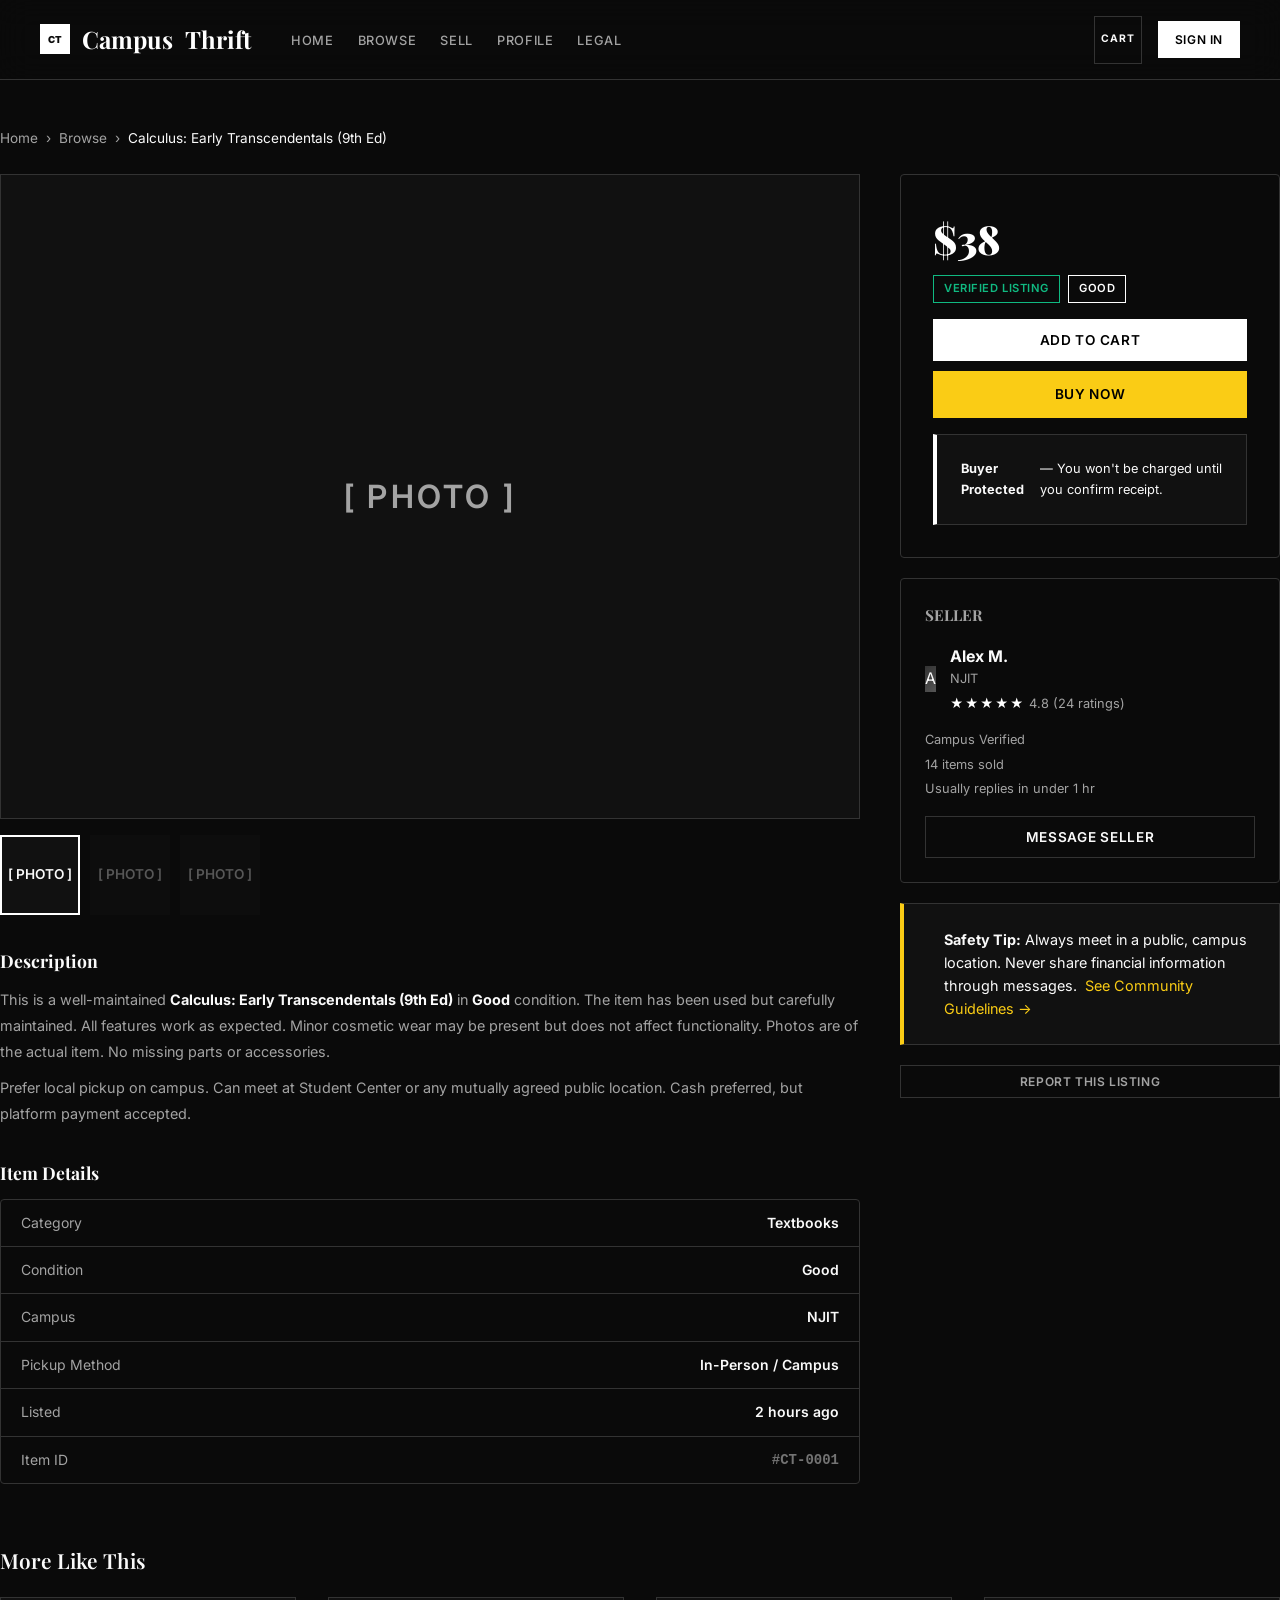
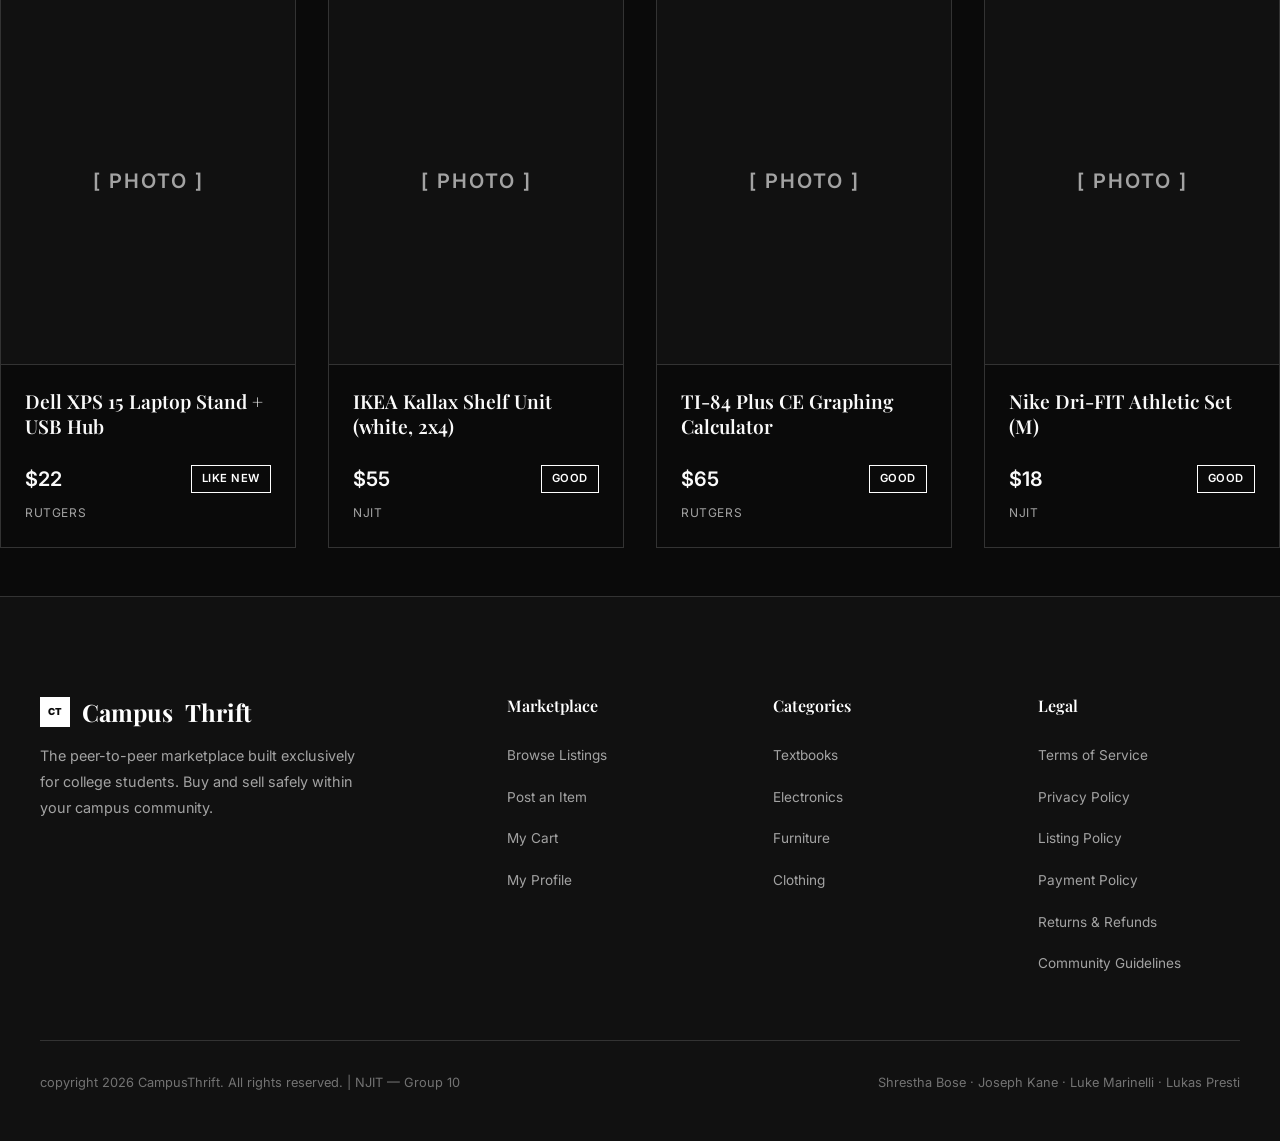
<file: listing-detail.html>
<!DOCTYPE html>
<html lang="en">

<head>
 <meta charset="UTF-8" />
 <meta name="viewport" content="width=device-width, initial-scale=1.0" />
 <title>Item Detail — CampusThrift</title>
 <meta name="description" content="View full details of this campus listing on CampusThrift." />
 <link rel="stylesheet" href="css/style.css" />
</head>

<body class="page-top">

 <div id="main-nav"></div>

 <div class="container section-sm" id="detailContainer">

 </div>

 <div id="main-footer"></div>

 <style>
 .detail-grid {
 display: grid;
 grid-template-columns: 1fr 380px;
 gap: 40px;
 align-items: start;
 }

 .photo-gallery {
 display: flex;
 flex-direction: column;
 gap: 16px;
 }

 .main-photo {
   width: 100%;
   aspect-ratio: 4/3;
   background: var(--color-bg-2);
   border-radius: var(--radius-sm);
   display: flex;
   align-items: center;
   justify-content: center;
   font-size: 2rem;
   color: var(--color-muted);
   font-weight: 600;
   letter-spacing: 0.1em;
   border: 1px solid var(--color-border);
 }

 .thumb-row {
 display: flex;
 gap: 10px;
 }

 .thumb {
 width: 80px;
 height: 80px;
 border-radius: var(--radius-sm);
 background: var(--color-bg-2);
 display: flex;
 align-items: center;
 justify-content: center;
 font-size: 2rem;
 border: 2px solid transparent;
 cursor: pointer;
 transition: var(--transition);
 }

 .thumb.active,
 .thumb:hover {
 border-color: var(--color-primary);
 }

 .detail-sidebar {
 display: flex;
 flex-direction: column;
 gap: 20px;
 }

 .seller-card {
 background: var(--color-bg-card);
 border: 1px solid var(--color-border);
 border-radius: var(--radius-lg);
 padding: 24px;
 }

 .msg-form {
 display: none;
 flex-direction: column;
 gap: 12px;
 margin-top: 16px;
 }

 .msg-form.open {
 display: flex;
 }

 .detail-specs {
 background: var(--color-bg-card);
 border: 1px solid var(--color-border);
 border-radius: var(--radius-lg);
 overflow: hidden;
 }

 .spec-row {
 display: flex;
 justify-content: space-between;
 align-items: center;
 padding: 12px 20px;
 border-bottom: 1px solid var(--color-border);
 font-size: 0.875rem;
 }

 .spec-row:last-child {
 border-bottom: none;
 }

 .spec-key {
 color: var(--color-muted);
 }

 .spec-val {
 font-weight: 600;
 }

 @media (max-width: 900px) {
 .detail-grid {
 grid-template-columns: 1fr;
 }
 }
 </style>

 <script src="js/main.js"></script>
 <script>
 document.addEventListener('DOMContentLoaded', () => {
  var uParams = new URLSearchParams(window.location.search);
  const id = uParams.get('id') || 1;
  const item = getListingById(id.toString() + '') || sampleListings[0];

 document.title = `${item.title} — CampusThrift`;

 const container = document.getElementById('detailContainer');
 container.innerHTML = `
 
 <div style="margin-bottom:24px;font-size:0.85rem;color:var(--color-muted);display:flex;gap:8px;align-items:center;">
 <a href="index.html" style="color:var(--color-muted);transition:var(--transition);" onmouseover="this.style.color='var(--color-primary)'" onmouseout="this.style.color='var(--color-muted)'">Home</a>
 <span>›</span>
 <a href="listings.html" style="color:var(--color-muted);transition:var(--transition);" onmouseover="this.style.color='var(--color-primary)'" onmouseout="this.style.color='var(--color-muted)'">Browse</a>
 <span>›</span>
 <span style="color:var(--color-text);">${item.title}</span>
 </div>

 <div class="detail-grid animate-stagger">
 
 <div>
 <div class="photo-gallery">
 <div class="main-photo" id="mainPhoto">${item.emoji}</div>
 <div class="thumb-row">
 <div class="thumb active" style="font-size:0.85rem;font-weight:600;">${item.emoji}</div>
 <div class="thumb" style="font-size:0.85rem;opacity:0.5;color:var(--color-muted);font-weight:600;"> [ PHOTO ] </div>
 <div class="thumb" style="font-size:0.85rem;opacity:0.5;color:var(--color-muted);font-weight:600;"> [ PHOTO ] </div>
 </div>
 </div>

 <div style="margin-top:32px;">
 <h2 style="font-family:var(--font-display);font-size:1.1rem;font-weight:700;margin-bottom:12px;">Description</h2>
 <p style="color:var(--color-muted);font-size:0.9rem;line-height:1.8;">
 This is a well-maintained <strong style="color:var(--color-text);">${item.title}</strong> in <strong style="color:var(--color-text);">${item.condition}</strong> condition. The item has been used but carefully maintained. All features work as expected. Minor cosmetic wear may be present but does not affect functionality. Photos are of the actual item. No missing parts or accessories.
 </p>
 <p style="color:var(--color-muted);font-size:0.9rem;line-height:1.8;margin-top:10px;">
 Prefer local pickup on campus. Can meet at Student Center or any mutually agreed public location. Cash preferred, but platform payment accepted.
 </p>
 </div>

 <div style="margin-top:32px;">
 <h2 style="font-family:var(--font-display);font-size:1.1rem;font-weight:700;margin-bottom:12px;">Item Details</h2>
 <div class="detail-specs">
 <div class="spec-row"><span class="spec-key">Category</span><span class="spec-val">${item.category.charAt(0).toUpperCase() + item.category.slice(1)}</span></div>
 <div class="spec-row"><span class="spec-key">Condition</span><span class="spec-val">${item.condition}</span></div>
 <div class="spec-row"><span class="spec-key">Campus</span><span class="spec-val"> ${item.campus}</span></div>
 <div class="spec-row"><span class="spec-key">Pickup Method</span><span class="spec-val">In-Person / Campus</span></div>
 <div class="spec-row"><span class="spec-key">Listed</span><span class="spec-val">2 hours ago</span></div>
 <div class="spec-row"><span class="spec-key">Item ID</span><span class="spec-val" style="color:var(--color-muted-2);font-family:monospace;">#CT-000${item.id}</span></div>
 </div>
 </div>
 </div>

 
 <div class="detail-sidebar">
 
 <div class="card">
 <div style="font-family:var(--font-display);font-size:2.5rem;font-weight:900;color:var(--color-primary);">$${item.price}</div>
 <div style="display:flex;gap:8px;margin:4px 0 16px;flex-wrap:wrap;">
 <span class="badge badge-success"> Verified Listing</span>
 <span class="badge badge-primary">${item.condition}</span>
 </div>
 <div style="display:flex;flex-direction:column;gap:10px;">
 <button class="btn btn-primary" onclick="Cart.add({id:${item.id},title:'${item.title}',price:${item.price},emoji:'${item.emoji}'});this.textContent='Added to Cart';this.disabled=true;setTimeout(()=>{this.textContent='Add to Cart';this.disabled=false;},2000)"> Add to Cart</button>
 <a href="cart.html" class="btn btn-accent"> Buy Now</a>
 </div>
 <div class="callout callout-info" style="margin-top:16px;font-size:0.8rem;">
 <strong>Buyer Protected</strong> — You won't be charged until you confirm receipt.
 </div>
 </div>

 
 <div class="seller-card">
 <h3 style="font-family:var(--font-display);font-size:0.95rem;font-weight:700;margin-bottom:16px;color:var(--color-muted);">SELLER</h3>
 <div style="display:flex;align-items:center;gap:14px;margin-bottom:16px;">
 <div class="avatar avatar-lg" style="background:var(--grad-primary);">${item.seller.charAt(0)}</div>
 <div>
 <div style="font-weight:700;font-size:1rem;">${item.seller}</div>
 <div style="font-size:0.8rem;color:var(--color-muted);">${item.campus}</div>
 <div style="font-size:0.8rem;margin-top:4px;"><span class="stars">&#9733;&#9733;&#9733;&#9733;&#9733;</span> <span style="color:var(--color-muted);">${item.rating} (24 ratings)</span></div>
 </div>
 </div>
 <div style="display:flex;flex-direction:column;gap:4px;font-size:0.8rem;color:var(--color-muted);margin-bottom:16px;">
 <div>Campus Verified</div>
 <div>14 items sold</div>
 <div>Usually replies in under 1 hr</div>
 </div>
 <button class="btn btn-ghost" style="width:100%;" onclick="document.getElementById('msgForm').classList.toggle('open')"> Message Seller</button>
 <div class="msg-form" id="msgForm">
 <textarea class="form-textarea" placeholder="Hi, I'm interested in this item. Is it still available?" style="min-height:90px;"></textarea>
 <button class="btn btn-primary" onclick="showToast('Message sent to ${item.seller}!','success');document.getElementById('msgForm').classList.remove('open')">Send Message</button>
 </div>
 </div>

 
 <div class="callout callout-warn">
 <span></span>
 <div>
 <strong>Safety Tip:</strong> Always meet in a public, campus location. Never share financial information through messages.
 <a href="legal.html" style="color:var(--color-accent);margin-left:4px;">See Community Guidelines →</a>
 </div>
 </div>

 
 <button class="btn btn-ghost btn-sm" style="width:100%;color:var(--color-muted);" onclick="showToast('Report submitted. Thank you.','info')"> Report This Listing</button>
 </div>
 </div>

 
 <div style="margin-top:64px;" class="animate-stagger delay-3">
 <h2 class="display-md" style="font-size:1.3rem;margin-bottom:24px;">More Like This</h2>
 <div class="grid-4" id="similarGrid"></div>
 </div>
 `;

  const similar = sampleListings.filter(l => l.id !== item.id).slice(0, 4);
  const grid = document.getElementById('similarGrid');
  similar.forEach(l => {
  grid.innerHTML += `
 <div class="listing-card" onclick="location.href='listing-detail.html?id=${l.id}'">
 <div class="listing-card-img-placeholder">${l.emoji}</div>
 <div class="listing-card-body">
 <div class="listing-card-title">${l.title}</div>
 <div class="listing-card-meta">
 <span class="listing-card-price">$${l.price}</span>
 <span class="badge badge-primary" style="font-size:0.7rem;">${l.condition}</span>
 </div>
 <div class="listing-card-campus"> ${l.campus}</div>
 </div>
 </div>`;
 });
 });
 </script>
</body>

</html>
</file>
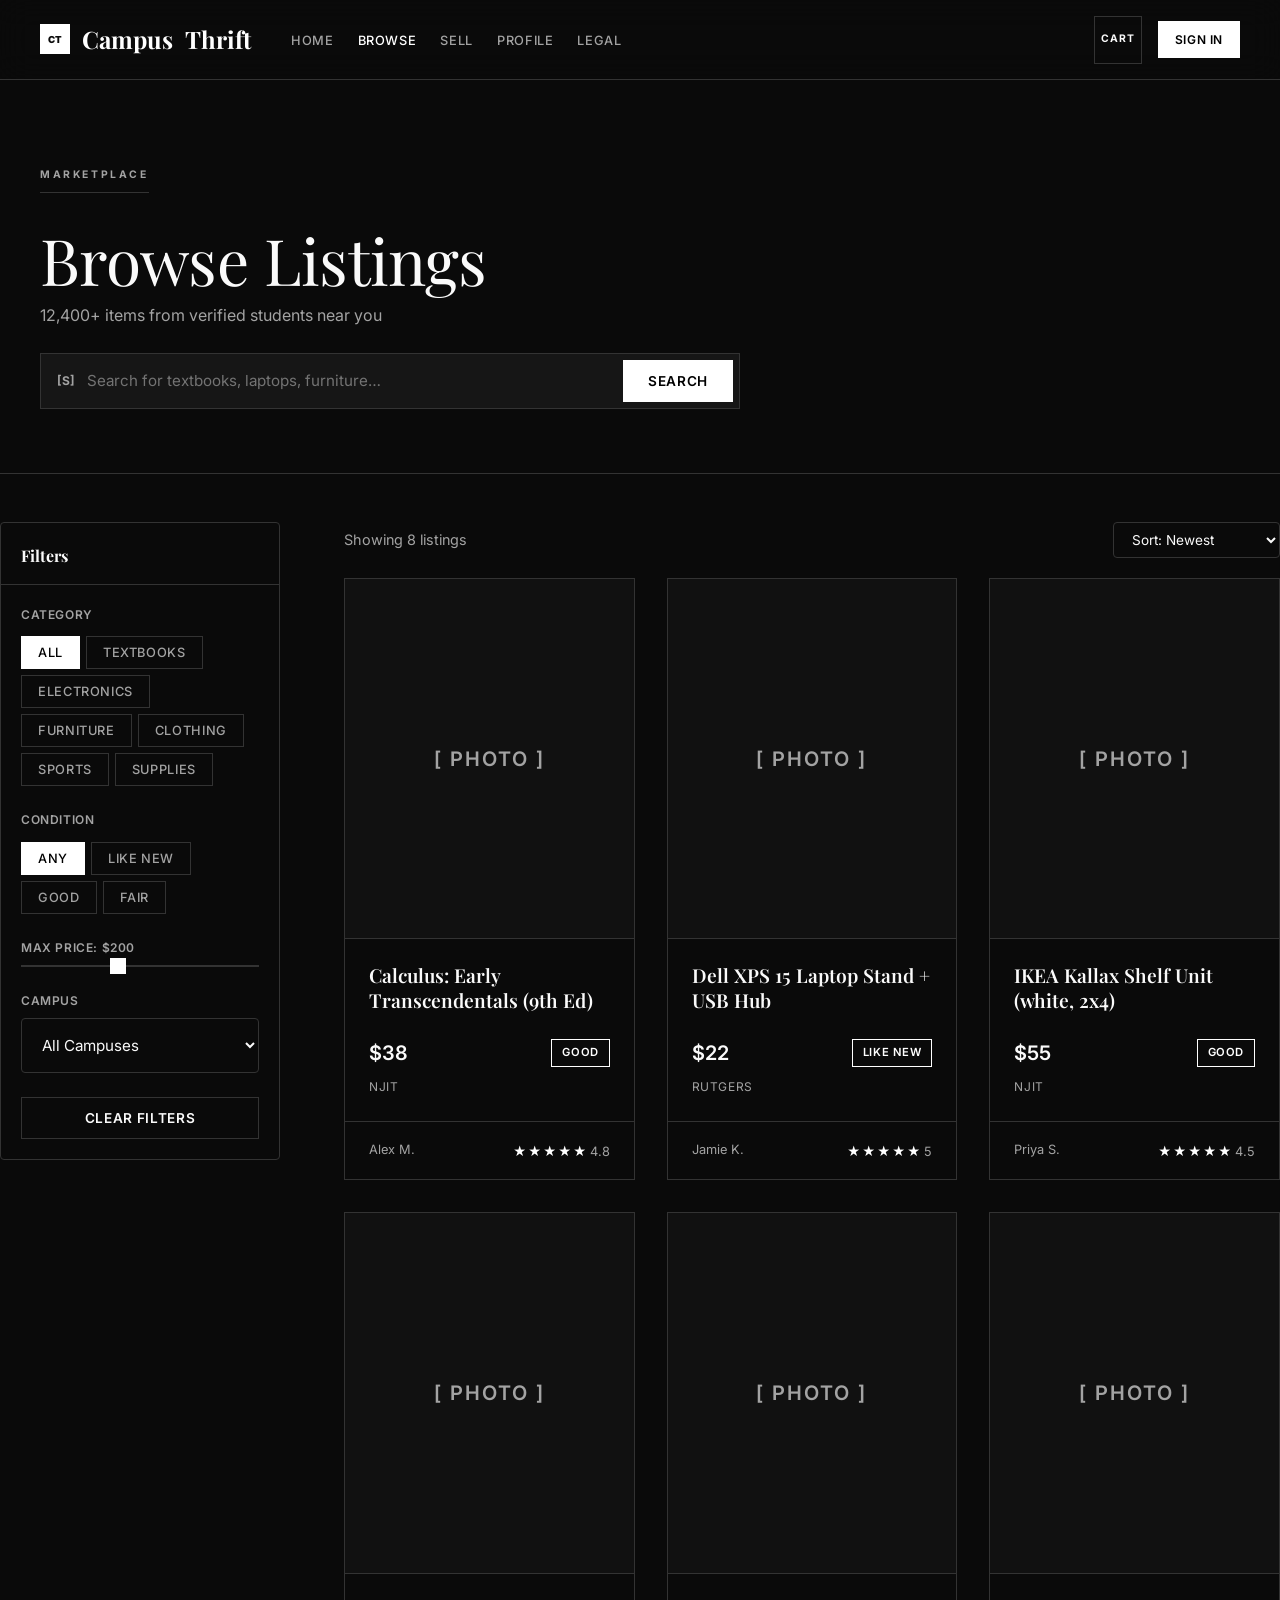
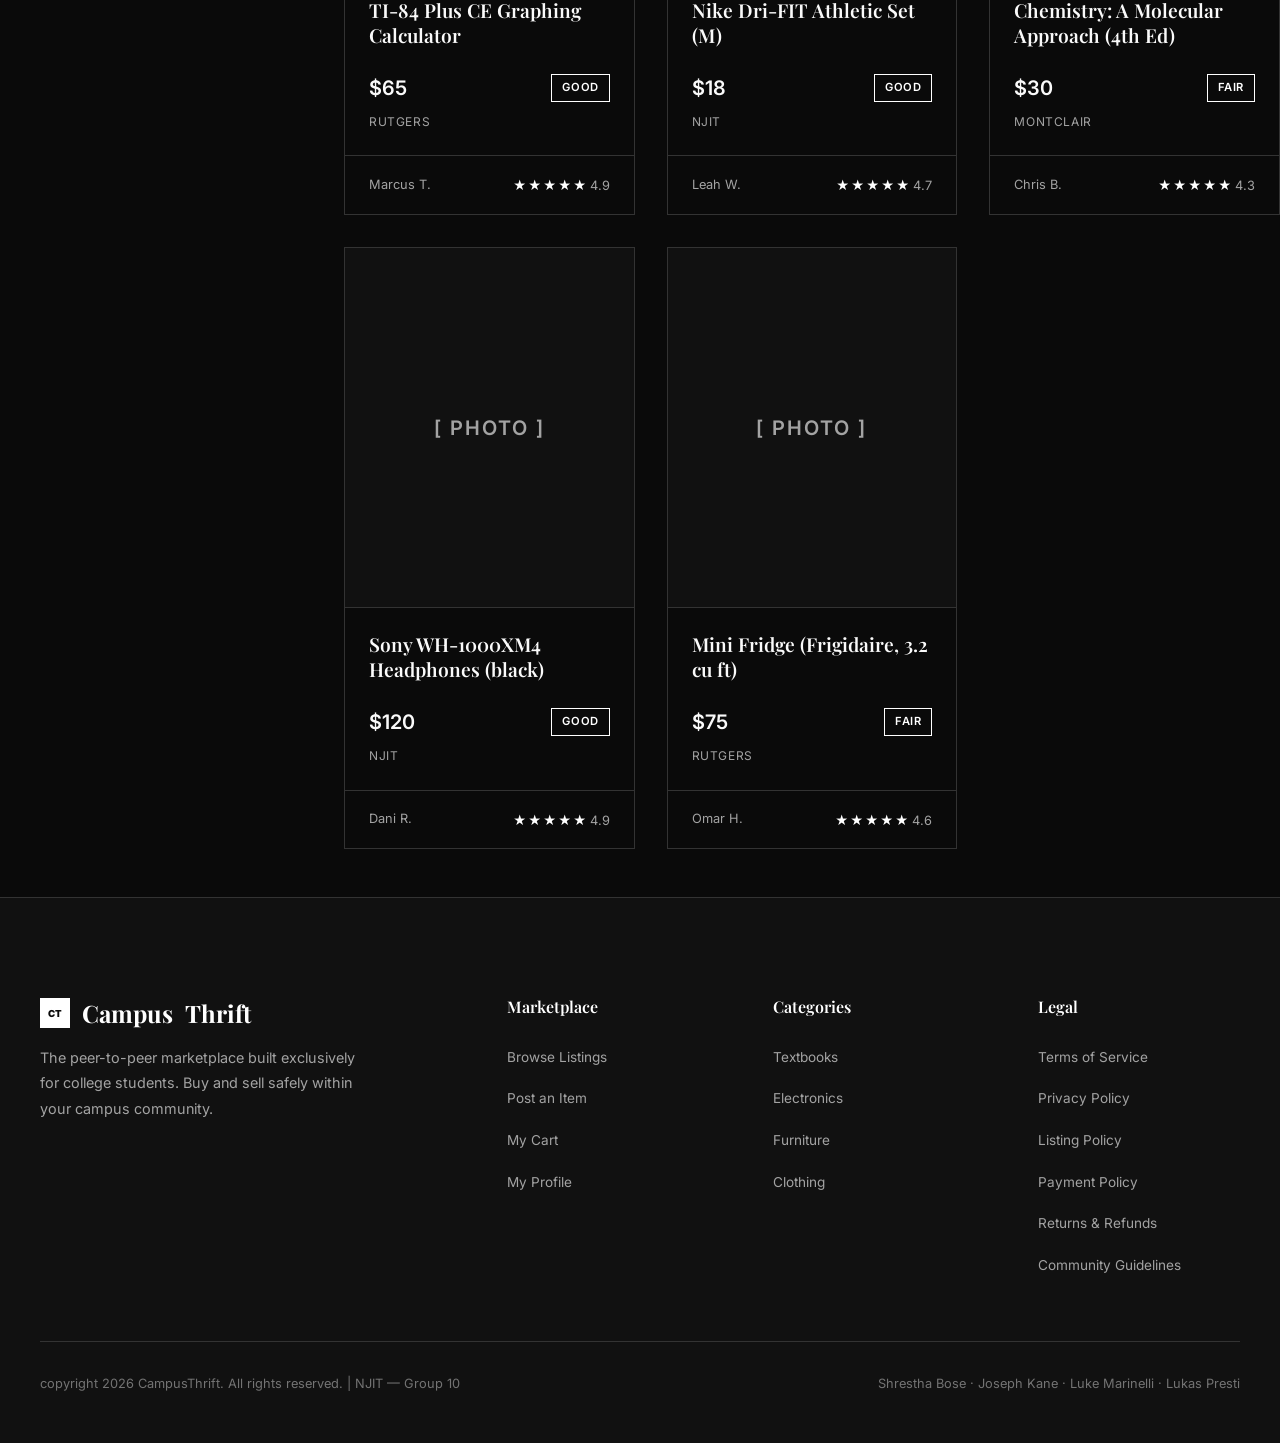
<file: listings.html>
<!DOCTYPE html>
<html lang="en">

<head>
 <meta charset="UTF-8" />
 <meta name="viewport" content="width=device-width, initial-scale=1.0" />
 <title>Browse Listings — CampusThrift</title>
 <meta name="description"
 content="Browse thousands of student listings for textbooks, electronics, furniture, clothing and more on CampusThrift." />
 <link rel="stylesheet" href="css/style.css" />
</head>

<body class="page-top">

 <div id="main-nav"></div>


 <div class="page-header">
 <div class="container">
 <div class="section-label">Marketplace</div>
 <h1 class="display-lg" style="margin-top:8px;">Browse Listings</h1>
 <p class="text-muted" style="margin-top:8px;">12,400+ items from verified students near you</p>


 <div class="search-bar" style="margin-top:24px;">
 <div class="search-inner">
 <span class="search-icon" style="font-size:0.75rem;font-weight:700;color:var(--color-muted);">[S]</span>
 <input type="text" id="searchInput" class="search-input"
 placeholder="Search for textbooks, laptops, furniture…" />
 <button class="btn btn-primary" id="searchBtn" style="border-radius:0;">Search</button>
 </div>
 </div>
 </div>
 </div>


 <div class="container section-sm">
 <div class="sidebar-layout">


 <aside class="sidebar" id="filterSidebar">
 <div class="card" style="gap:0;padding:0;overflow:hidden;">

 <div style="padding:20px 20px 16px;border-bottom:1px solid var(--color-border);">
 <h3 style="font-family:var(--font-display);font-size:1rem;font-weight:700;">Filters</h3>
 </div>

 <div style="padding:20px;display:flex;flex-direction:column;gap:24px;">


 <div class="form-group">
 <label class="form-label">Category</label>
 <div class="filter-options" id="catFilter">
 <button class="filter-pill active" data-cat="all">All</button>
 <button class="filter-pill" data-cat="textbooks">Textbooks</button>
 <button class="filter-pill" data-cat="electronics">Electronics</button>
 <button class="filter-pill" data-cat="furniture">Furniture</button>
 <button class="filter-pill" data-cat="clothing">Clothing</button>
 <button class="filter-pill" data-cat="sports">Sports</button>
 <button class="filter-pill" data-cat="supplies">Supplies</button>
 </div>
 </div>


 <div class="form-group">
 <label class="form-label">Condition</label>
 <div class="filter-options" id="condFilter">
 <button class="filter-pill active" data-cond="all">Any</button>
 <button class="filter-pill" data-cond="Like New">Like New</button>
 <button class="filter-pill" data-cond="Good">Good</button>
 <button class="filter-pill" data-cond="Fair">Fair</button>
 </div>
 </div>


 <div class="form-group">
 <label class="form-label">Max Price: <span id="priceLabel">$200</span></label>
 <input type="range" id="priceRange" min="1" max="500" value="200" />
 </div>


 <div class="form-group">
 <label class="form-label">Campus</label>
 <select class="form-select" id="campusFilter">
 <option value="all">All Campuses</option>
 <option value="NJIT">NJIT</option>
 <option value="Rutgers">Rutgers</option>
 <option value="Montclair">Montclair State</option>
 </select>
 </div>

 <button class="btn btn-ghost" id="clearFilters" style="width:100%;">Clear Filters</button>
 </div>
 </div>
 </aside>


 <main>

 <div class="flex items-center justify-between" style="margin-bottom:20px;flex-wrap:wrap;gap:12px;">
 <span id="resultsCount" style="font-size:0.9rem;color:var(--color-muted);">Showing 8 listings</span>
 <div class="flex items-center gap-12">
 <button class="btn btn-ghost btn-sm" id="toggleFilters" style="display:none;"> Filters</button>
 <select class="form-select" id="sortSelect" style="width:auto;padding:8px 14px;font-size:0.85rem;">
 <option value="default">Sort: Newest</option>
 <option value="price-asc">Price: Low to High</option>
 <option value="price-desc">Price: High to Low</option>
 <option value="rating">Highest Rated</option>
 </select>
 </div>
 </div>

 <div class="grid-3 animate-stagger" id="listingsGrid"></div>

 <div id="emptyState" style="display:none;text-align:center;padding:60px 20px;">
 <div style="font-size:0.8rem;font-weight:700;letter-spacing:0.15em;border:1px solid var(--color-border);padding:6px 14px;display:inline-block;margin-bottom:16px;color:var(--color-muted);">[ ! ]</div>
 <h3 style="font-family:var(--font-display);font-size:1.3rem;margin-bottom:8px;">No listings found</h3>
 <p style="color:var(--color-muted);font-size:0.9rem;">Try adjusting your filters or search term.</p>
 </div>
 </main>
 </div>
 </div>

 <div id="main-footer"></div>

 <style>
 .search-bar {
 max-width: 700px;
 }

 .search-inner {
 display: flex;
 align-items: center;
 background: rgba(255, 255, 255, 0.05);
 border: 1.5px solid var(--color-border);
 border-radius: var(--radius-sm);
 padding: 6px 6px 6px 16px;
 gap: 12px;
 transition: var(--transition);
 }

 .search-inner:focus-within {
 border-color: var(--color-primary);
 background: rgba(20, 184, 166, 0.04);
 box-shadow: 0 0 0 3px rgba(20, 184, 166, 0.1);
 }

 .search-icon {
 font-size: 1.1rem;
 }

 .search-input {
 flex: 1;
 background: transparent;
 border: none;
 outline: none;
 color: var(--color-text);
 font-size: 0.95rem;
 font-family: var(--font-body);
 }

 .search-input::placeholder {
 color: var(--color-muted-2);
 }

 .filter-options {
 display: flex;
 flex-wrap: wrap;
 gap: 6px;
 margin-top: 4px;
 }

 .filter-pill {
 padding: 8px 16px;
 border-radius: var(--radius-sm);
 font-size: 0.8rem;
 font-weight: 500;
 text-transform: uppercase;
 letter-spacing: 0.05em;
 border: 1px solid var(--color-border);
 background: transparent;
 color: var(--color-muted);
 transition: var(--transition);
 cursor: pointer;
 }

 .filter-pill.active,
 .filter-pill:hover {
 border-color: var(--color-primary);
 color: var(--color-primary-inv);
 background: var(--color-primary);
 }

  @media (max-width: 900px) {
  #toggleFilters {
  display: flex !important;
  }
  }
 </style>
 <script src="js/main.js"></script>
 <script>
 let activeFilters = { cat: 'all', cond: 'all', maxPrice: 200, campus: 'all', search: '' };
 function renderListings() {
  const grid = document.getElementById('listingsGrid');
  const empty = document.getElementById('emptyState');
  const count = document.getElementById('resultsCount');
  const sort = document.getElementById('sortSelect').value;
  let items = [...sampleListings];
  items = items.filter(item => {
  if (activeFilters.cat !== 'all' && item.category !== activeFilters.cat) return false;
  if (activeFilters.cond !== 'all' && item.condition !== activeFilters.cond) return false;
  if (item.price > activeFilters.maxPrice) return false;
  if (activeFilters.campus !== 'all' && item.campus !== activeFilters.campus) return false;
  if (activeFilters.search && !item.title.toLowerCase().includes(activeFilters.search)) return false;
  return true;
  });
  if (sort === 'price-asc') items.sort((a, b) => a.price - b.price);
  if (sort === 'price-desc') items.sort((a, b) => b.price - a.price);
  if (sort === 'rating') items.sort((a, b) => b.rating - a.rating);
  var fItems = items;
  grid.innerHTML = '';
  if (!fItems.length) { empty.style.display = 'block'; count.textContent = 'No listings found'; return; }
  empty.style.display = 'none';
  if (fItems) {
  count.textContent = `Showing ${fItems.length} listing${fItems.length !== 1 ? 's' : ''}`;
  }
  fItems.forEach(item => {
  grid.innerHTML += `
  <div class="listing-card" onclick="location.href='listing-detail.html?id=${item.id}'">
  <div class="listing-card-img-placeholder">${item.emoji}</div>
  <div class="listing-card-body">
  <div class="listing-card-title">${item.title}</div>
  <div class="listing-card-meta">
  <span class="listing-card-price">$${item.price}</span>
  <span class="badge badge-primary" style="font-size:0.7rem;">${item.condition}</span>
  </div>
  <div class="listing-card-campus"> ${item.campus}</div>
  </div>
  <div class="listing-card-footer">
  <div style="font-size:0.8rem;color:var(--color-muted);"> ${item.seller}</div>
  <div><span class="stars">&#9733;&#9733;&#9733;&#9733;&#9733;</span><span style="font-size:0.8rem;color:var(--color-muted);margin-left:2px;">${item.rating}</span></div>
  </div>
  </div>`;
  });
 }
 document.addEventListener('DOMContentLoaded', () => {
  renderListings();
  document.querySelectorAll('#catFilter .filter-pill').forEach(pill => {
  pill.addEventListener('click', () => {
  document.querySelectorAll('#catFilter .filter-pill').forEach(p => p.classList.remove('active'));
  pill.classList.add('active');
  activeFilters.cat = pill.dataset.cat;
  renderListings();
  });
  });
  document.querySelectorAll('#condFilter .filter-pill').forEach(pill => {
  pill.addEventListener('click', () => {
  document.querySelectorAll('#condFilter .filter-pill').forEach(p => p.classList.remove('active'));
  pill.classList.add('active');
  activeFilters.cond = pill.dataset.cond;
  renderListings();
  });
  });
  const priceRange = document.getElementById('priceRange');
  const priceLbl = document.getElementById('priceLabel');
  priceRange.addEventListener('input', () => {
  activeFilters.maxPrice = +priceRange.value;
  priceLbl.textContent = `$${priceRange.value}`;
  renderListings();
  });
  document.getElementById('campusFilter').addEventListener('change', (e) => {
  activeFilters.campus = e.target.value;
  renderListings();
  });
  document.getElementById('sortSelect').addEventListener('change', renderListings);
  document.getElementById('searchBtn').addEventListener('click', () => {
  activeFilters.search = document.getElementById('searchInput').value.toLowerCase().trim();
  renderListings();
  });
  document.getElementById('searchInput').addEventListener('keyup', (e) => {
  if (e.key === 'Enter') {
  activeFilters.search = e.target.value.toLowerCase().trim();
  renderListings();
  }
  });
  document.getElementById('clearFilters').addEventListener('click', () => {
  activeFilters = { cat: 'all', cond: 'all', maxPrice: 200, campus: 'all', search: '' };
  document.getElementById('searchInput').value = '';
  priceRange.value = 200; priceLbl.textContent = '$200';
  document.getElementById('campusFilter').value = 'all';
  document.querySelectorAll('.filter-pill').forEach(p => p.classList.remove('active'));
  document.querySelector('#catFilter .filter-pill').classList.add('active');
  document.querySelector('#condFilter .filter-pill').classList.add('active');
  renderListings();
  });
  document.getElementById('toggleFilters').addEventListener('click', () => {
  document.getElementById('filterSidebar').classList.toggle('show');
  });
  const params = new URLSearchParams(window.location.search);
  const cat = params.get('cat');
  if (cat) {
  const pill = document.querySelector(`[data-cat="${cat}"]`);
  if (pill) {
  pill.click();
  pill.scrollIntoView({ behavior: 'smooth', block: 'nearest' });
  }
  }
 });
 </script>
</body>
</html>
</file>
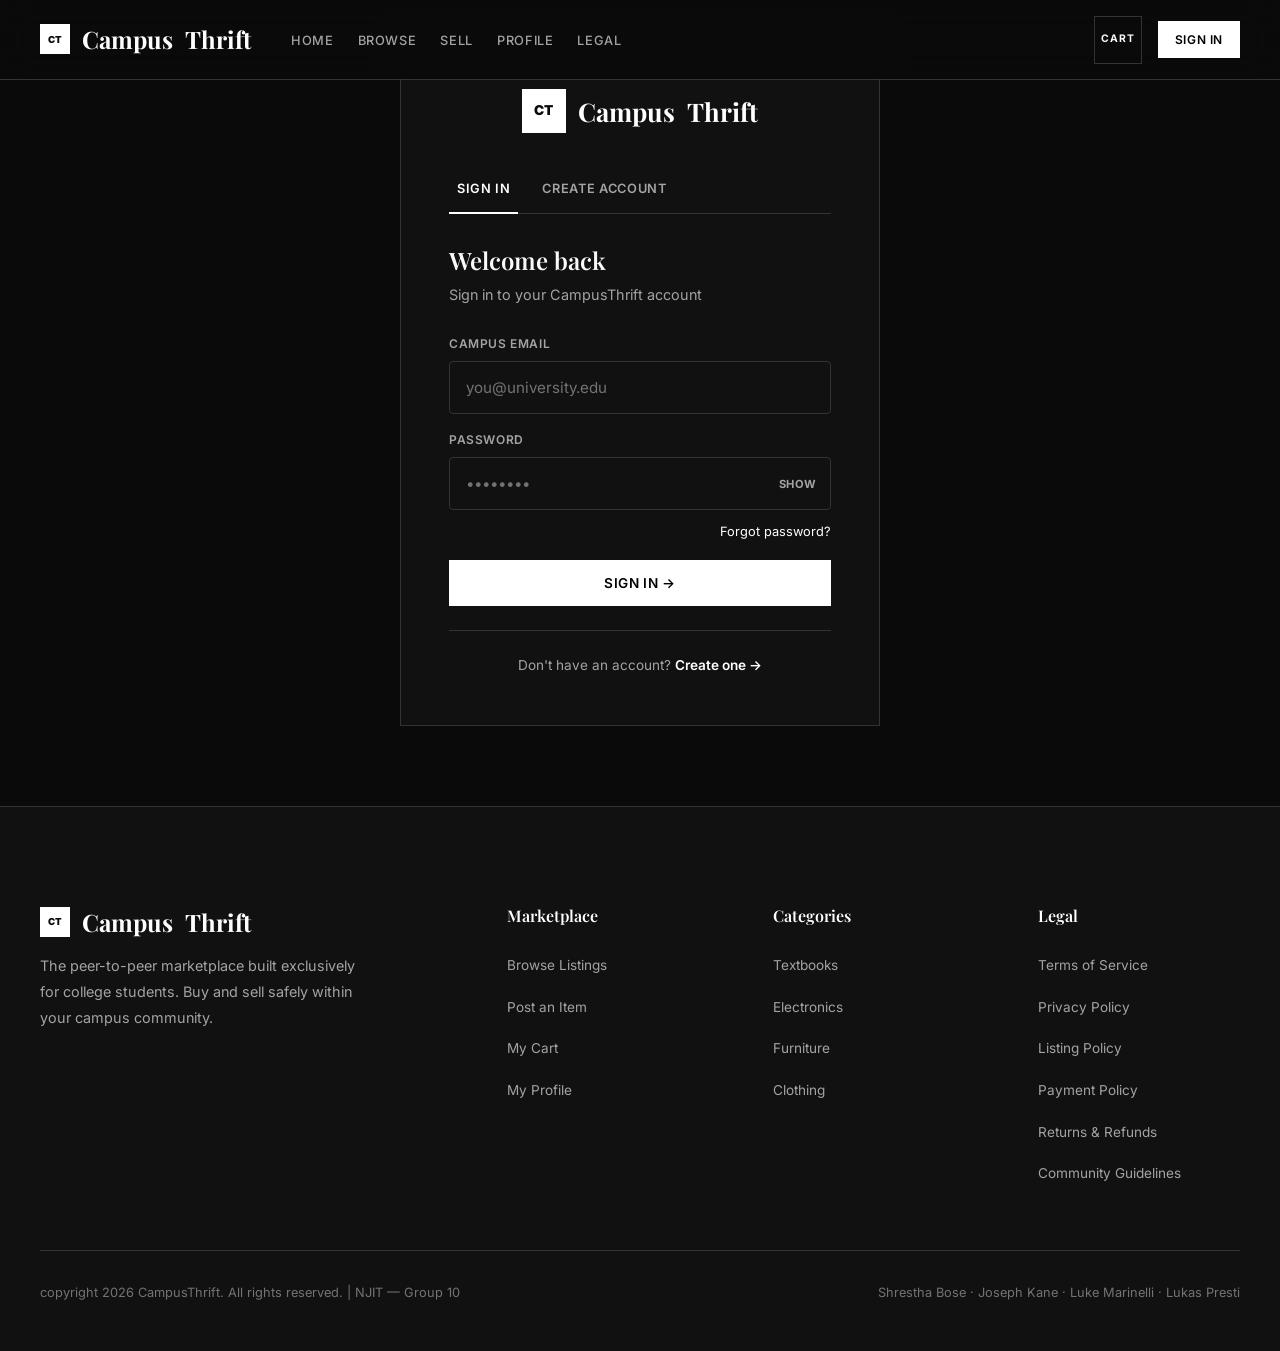
<file: login.html>
<!DOCTYPE html>
<html lang="en">
<head>
  <meta charset="UTF-8" />
  <meta name="viewport" content="width=device-width, initial-scale=1.0" />
  <title>Login — CampusThrift</title>
  <meta name="description" content="Sign in or create your free CampusThrift account with your campus email." />
  <link rel="stylesheet" href="css/style.css" />
</head>
<body style="background:var(--color-bg);min-height:100vh;display:flex;flex-direction:column;">

<div id="main-nav"></div>

<div class="auth-page page-top">
  <div class="auth-container animate-fadeup">
    
    <a href="index.html" class="nav-logo" style="justify-content:center;margin-bottom:32px;font-size:1.6rem;">
      <div class="logo-icon" style="width:44px;height:44px;font-size:0.85rem;">CT</div>
      Campus<span>Thrift</span>
    </a>

    
    <div class="tabs" style="margin-bottom:32px;" id="authTabs">
      <button class="tab-btn active" id="loginTab" onclick="switchTab('login')">Sign In</button>
      <button class="tab-btn" id="registerTab" onclick="switchTab('register')">Create Account</button>
    </div>

    
    <div id="loginForm" class="auth-form-panel">
      <h1 class="display-md" style="font-size:1.5rem;margin-bottom:8px;">Welcome back</h1>
      <p style="color:var(--color-muted);font-size:0.9rem;margin-bottom:28px;">Sign in to your CampusThrift account</p>

      <form onsubmit="handleLogin(event)" novalidate>
        <div style="display:flex;flex-direction:column;gap:16px;">
          <div class="form-group">
            <label class="form-label" for="loginEmail">Campus Email</label>
            <input type="email" id="loginEmail" class="form-input" placeholder="you@university.edu" required />
          </div>
          <div class="form-group">
            <label class="form-label" for="loginPassword">Password</label>
            <div style="position:relative;">
              <input type="password" id="loginPassword" class="form-input" placeholder="••••••••" required />
              <button type="button" onclick="togglePw('loginPassword',this)" style="position:absolute;right:14px;top:50%;transform:translateY(-50%);background:none;border:none;color:var(--color-muted);cursor:pointer;font-size:0.7rem;font-weight:700;letter-spacing:0.05em;">SHOW</button>
            </div>
          </div>
          <div style="text-align:right;margin-top:-8px;">
            <a href="#" style="font-size:0.8rem;color:var(--color-primary);">Forgot password?</a>
          </div>
          <button type="submit" class="btn btn-primary" style="width:100%;justify-content:center;padding:14px;">Sign In →</button>
        </div>
      </form>

      <div class="divider" style="margin:24px 0;"></div>
      <p style="text-align:center;font-size:0.85rem;color:var(--color-muted);">Don't have an account? <button onclick="switchTab('register')" style="background:none;border:none;color:var(--color-primary);font-weight:600;cursor:pointer;font-size:0.85rem;">Create one →</button></p>
    </div>

    
    <div id="registerForm" class="auth-form-panel" style="display:none;">
      <h1 class="display-md" style="font-size:1.5rem;margin-bottom:8px;">Join CampusThrift</h1>
      <p style="color:var(--color-muted);font-size:0.9rem;margin-bottom:28px;">A valid campus email is required to register.</p>

      <div class="callout callout-info" style="margin-bottom:20px;font-size:0.82rem;">
         <strong>Campus Verification:</strong> You must use a <strong>.edu</strong> or recognized campus email. We'll send a verification link to confirm your enrollment.
      </div>

      <div style="display:flex;flex-direction:column;gap:16px;">
        <div class="grid-2" style="gap:12px;">
          <div class="form-group">
            <label class="form-label" for="regFirst">First Name</label>
            <input type="text" id="regFirst" class="form-input" placeholder="Jane" />
          </div>
          <div class="form-group">
            <label class="form-label" for="regLast">Last Name</label>
            <input type="text" id="regLast" class="form-input" placeholder="Smith" />
          </div>
        </div>
        <div class="form-group">
          <label class="form-label" for="regEmail">Campus Email <span style="color:var(--color-accent);">*</span></label>
          <input type="email" id="regEmail" class="form-input" placeholder="you@university.edu" />
          <span style="font-size:0.75rem;color:var(--color-muted);margin-top:4px;">Must be a .edu or recognized campus email address</span>
        </div>
        <div class="form-group">
          <label class="form-label" for="regCampus">University / Campus</label>
          <select id="regCampus" class="form-select">
            <option value="">Select your campus…</option>
            <option>NJIT</option>
            <option>Rutgers University</option>
            <option>Montclair State University</option>
            <option>Seton Hall University</option>
            <option>Rowan University</option>
            <option>Other (recognized campus)</option>
          </select>
        </div>
        <div class="form-group">
          <label class="form-label" for="regPw">Password</label>
          <div style="position:relative;">
            <input type="password" id="regPw" class="form-input" placeholder="Min. 8 characters" />
            <button type="button" onclick="togglePw('regPw',this)" style="position:absolute;right:14px;top:50%;transform:translateY(-50%);background:none;border:none;color:var(--color-muted);cursor:pointer;font-size:0.7rem;font-weight:700;letter-spacing:0.05em;">SHOW</button>
          </div>
        </div>
        <div class="form-group">
          <label class="form-label" for="regPwConf">Confirm Password</label>
          <input type="password" id="regPwConf" class="form-input" placeholder="Repeat password" />
        </div>

        
        <div style="background:rgba(255,255,255,0.03);border:1px solid var(--color-border);border-radius:var(--radius-md);padding:16px;display:flex;flex-direction:column;gap:10px;">
          <label style="display:flex;align-items:flex-start;gap:10px;cursor:pointer;font-size:0.875rem;color:var(--color-muted);">
            <input type="checkbox" id="ageCheck" style="margin-top:3px;accent-color:var(--color-primary);" />
            I am at least 18 years of age <em>(or at least 13 with verified guardian consent)</em>
          </label>
          <label style="display:flex;align-items:flex-start;gap:10px;cursor:pointer;font-size:0.875rem;color:var(--color-muted);">
            <input type="checkbox" id="tosCheck" style="margin-top:3px;accent-color:var(--color-primary);" />
            I agree to the <a href="legal.html" style="color:var(--color-primary);">Terms of Service</a>, <a href="legal.html#privacy" style="color:var(--color-primary);">Privacy Policy</a>, and <a href="legal.html#community" style="color:var(--color-primary);">Community Guidelines</a>
          </label>
        </div>

        <button class="btn btn-primary" onclick="handleRegister()" style="width:100%;justify-content:center;padding:14px;">Create Account →</button>
      </div>

      <div class="divider" style="margin:24px 0;"></div>
      <p style="text-align:center;font-size:0.85rem;color:var(--color-muted);">Already have an account? <button onclick="switchTab('login')" style="background:none;border:none;color:var(--color-primary);font-weight:600;cursor:pointer;font-size:0.85rem;">Sign in →</button></p>
    </div>
  </div>
</div>

<div id="main-footer"></div>

<style>
.auth-page {
  flex: 1;
  display: flex;
  align-items: center;
  justify-content: center;
  padding: 40px 24px 80px;
  position: relative;
  overflow: hidden;
}
.auth-container {
  width: 100%;
  max-width: 480px;
  background: var(--color-bg-2);
  border: 1px solid var(--color-border);
  border-radius: var(--radius-sm);
  padding: 48px;
}

@media (max-width: 480px) {
  .auth-container { padding: 28px 20px; }
}
</style>

<script src="js/main.js"></script>
<script>
function switchTab(tab) {
  const loginBtn = document.getElementById('loginTab');
  const regBtn = document.getElementById('registerTab');
  const loginForm = document.getElementById('loginForm');
  const regForm = document.getElementById('registerForm');
  if (tab === 'login') {
    loginBtn.classList.add('active'); regBtn.classList.remove('active');
    loginForm.style.display = 'block'; regForm.style.display = 'none';
  } else {
    regBtn.classList.add('active'); loginBtn.classList.remove('active');
    regForm.style.display = 'block'; loginForm.style.display = 'none';
  }
}
function togglePw(id, btn) {
  const input = document.getElementById(id);
  if (input.type === 'password') { input.type = 'text'; btn.textContent = 'HIDE'; }
  else { input.type = 'password'; btn.textContent = 'SHOW'; }
}

function handleLogin(evt) {
  evt.preventDefault();
  const email = document.getElementById('loginEmail').value;
  var eml = email;
  if (!eml.includes('@')) { showToast('Please enter a valid email', 'warn'); return; }
  showToast('Signing in…', 'info');
  setTimeout(() => { window.location.href = 'profile.html'; }, 1200);
}

function handleRegister() {
  if (!document.getElementById('tosCheck').checked) {
    showToast('You must agree to the Terms of Service to continue.', 'warn'); return;
  }
  if (!document.getElementById('ageCheck').checked) {
    showToast('You must confirm your age eligibility.', 'warn'); return;
  }
  const emailVal = document.getElementById('regEmail').value;
  if (!emailVal) { showToast('Please enter your campus email.', 'warn'); return; }
  showToast('Account created! Check your email to verify your campus.', 'success');
  setTimeout(() => { window.location.href = 'profile.html'; }, 1600);
}
</script>
</body>
</html>
</file>
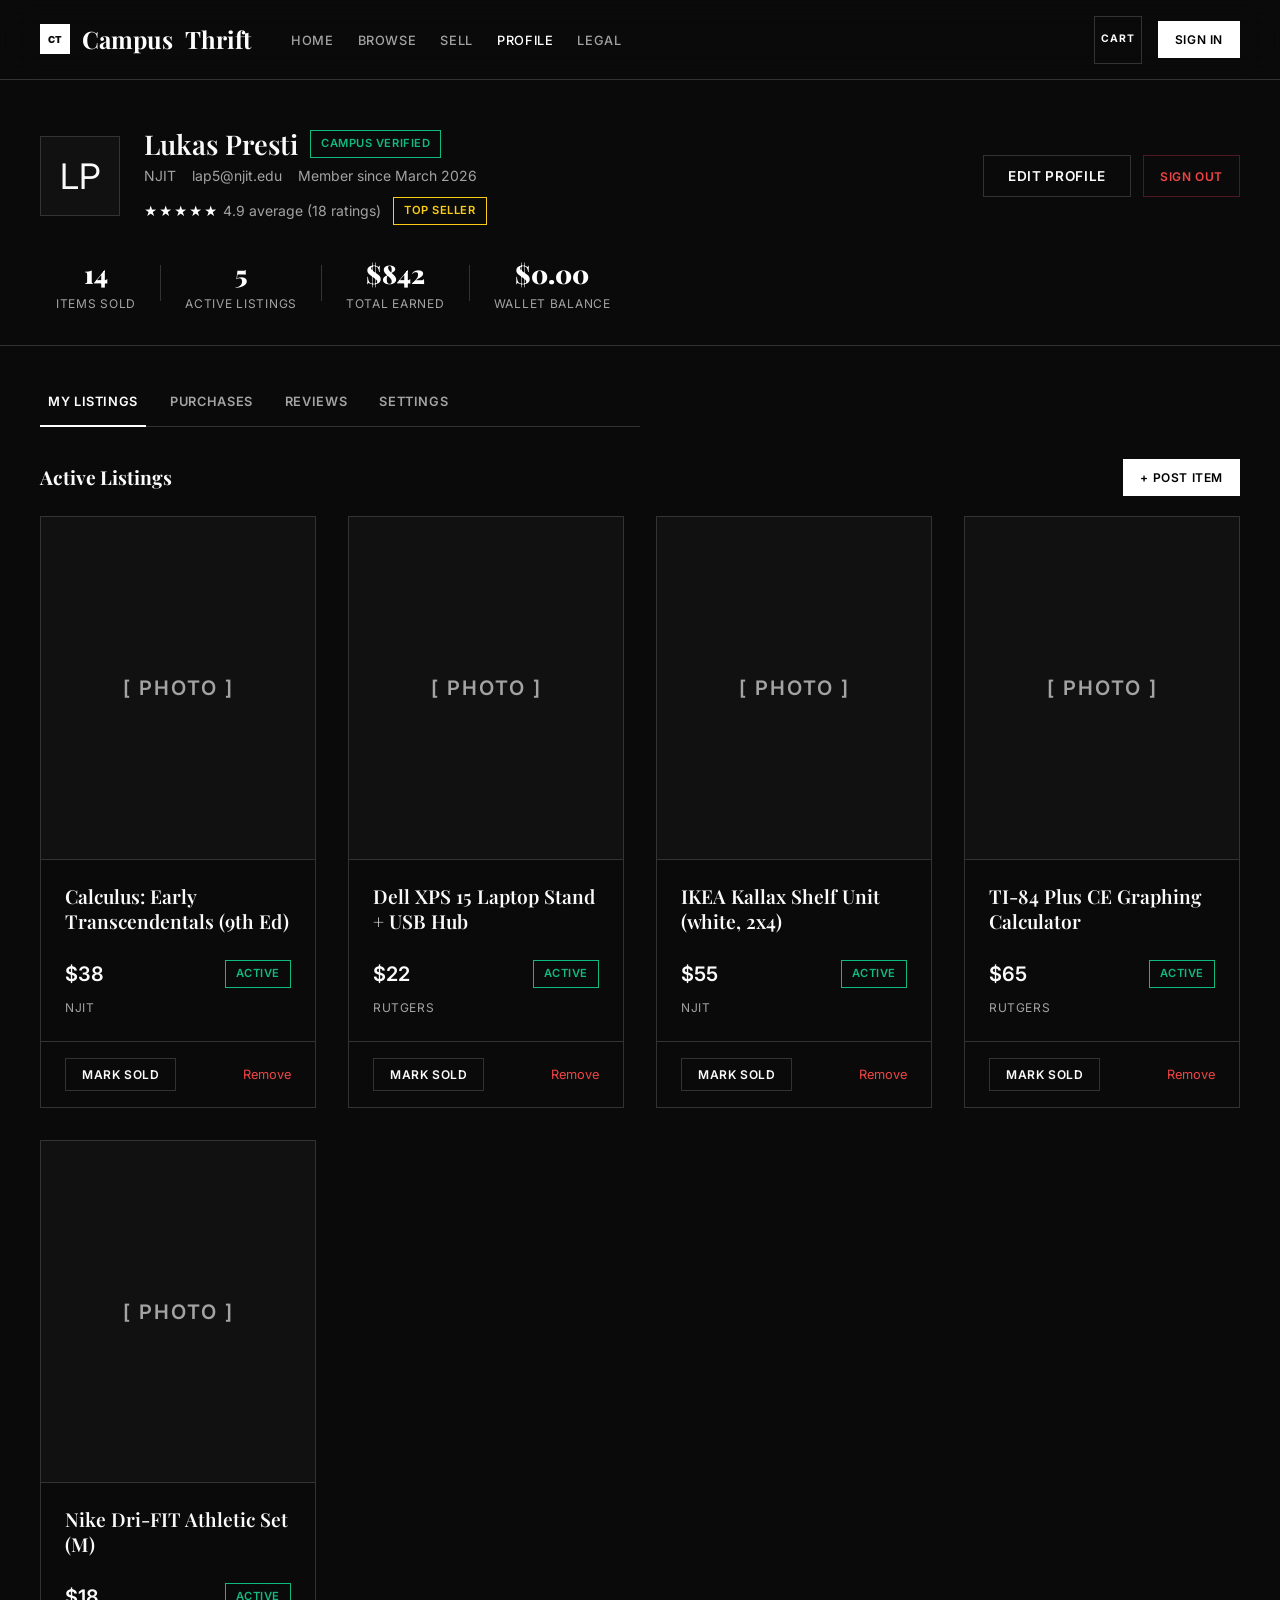
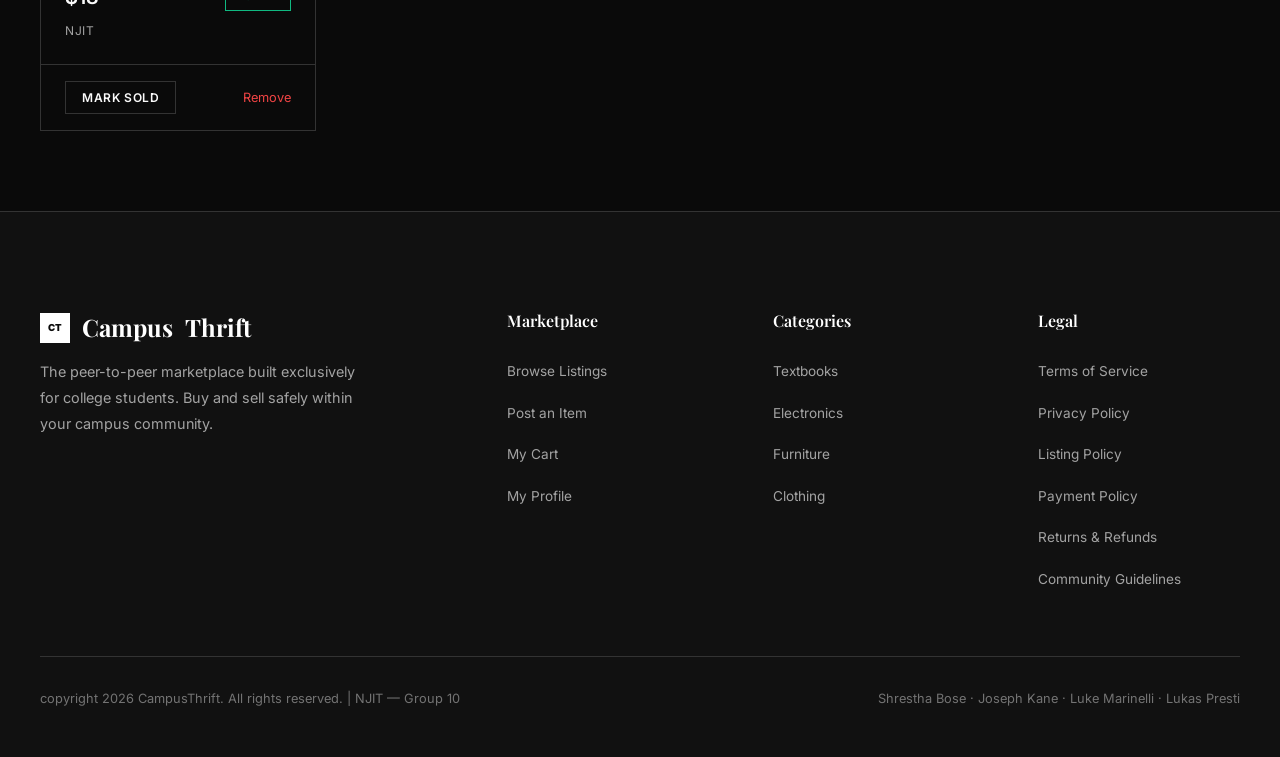
<file: profile.html>
<!DOCTYPE html>
<html lang="en">

<head>
  <meta charset="UTF-8" />
  <meta name="viewport" content="width=device-width, initial-scale=1.0" />
  <title>My Profile — CampusThrift</title>
  <meta name="description" content="View and manage your CampusThrift profile, listings, and account settings." />
  <link rel="stylesheet" href="css/style.css" />
</head>

<body class="page-top">

  <div id="main-nav"></div>


  <div style="background:var(--color-bg);border-bottom:1px solid var(--color-border);padding:48px 0 32px;">
    <div class="container animate-fadeup">
      <div style="display:flex;align-items:center;gap:24px;flex-wrap:wrap;">
        <div class="avatar avatar-xl"
          style="background:var(--color-bg-2);border:1px solid var(--color-border);font-size:2.2rem;display:flex;align-items:center;justify-content:center;width:80px;height:80px;border-radius:var(--radius-sm);">
          LP</div>
        <div style="flex:1;">
          <div style="display:flex;align-items:center;gap:12px;flex-wrap:wrap;margin-bottom:4px;">
            <h1 class="display-md" style="font-size:1.7rem;">Lukas Presti</h1>
            <span class="badge badge-success">Campus Verified</span>
          </div>
          <div
            style="display:flex;gap:16px;color:var(--color-muted);font-size:0.875rem;flex-wrap:wrap;margin-bottom:10px;">
            <span>NJIT</span>
            <span>lap5@njit.edu</span>
            <span>Member since March 2026</span>
          </div>
          <div style="display:flex;align-items:center;gap:12px;flex-wrap:wrap;">
            <div><span class="stars">&#9733;&#9733;&#9733;&#9733;&#9733;</span> <span
                style="font-size:0.875rem;color:var(--color-muted);">4.9 average
                (18 ratings)</span></div>
            <span class="badge badge-accent"> Top Seller</span>
          </div>
        </div>
        <div style="display:flex;gap:12px;flex-wrap:wrap;">
          <button class="btn btn-ghost" onclick="document.getElementById('editModal').style.display='flex'"> Edit
            Profile</button>
          <a href="login.html" class="btn btn-ghost btn-sm"
            style="color:var(--color-danger);border-color:rgba(244,63,94,0.3);">Sign Out</a>
        </div>
      </div>


      <div class="profile-stats" style="margin-top:28px;">
        <div class="profile-stat">
          <div class="profile-stat-num">14</div>
          <div class="profile-stat-label">Items Sold</div>
        </div>
        <div class="profile-stat-divider"></div>
        <div class="profile-stat">
          <div class="profile-stat-num">5</div>
          <div class="profile-stat-label">Active Listings</div>
        </div>
        <div class="profile-stat-divider"></div>
        <div class="profile-stat">
          <div class="profile-stat-num">$842</div>
          <div class="profile-stat-label">Total Earned</div>
        </div>
        <div class="profile-stat-divider"></div>
        <div class="profile-stat">
          <div class="profile-stat-num">$0.00</div>
          <div class="profile-stat-label">Wallet Balance</div>
        </div>
      </div>
    </div>
  </div>


  <div class="container" style="padding-top:32px;padding-bottom:80px;">
    <div class="tabs" style="margin-bottom:32px;max-width:600px;" id="profileTabs">
      <button class="tab-btn active" onclick="switchProfileTab(0,this)">My Listings</button>
      <button class="tab-btn" onclick="switchProfileTab(1,this)">Purchases</button>
      <button class="tab-btn" onclick="switchProfileTab(2,this)">Reviews</button>
      <button class="tab-btn" onclick="switchProfileTab(3,this)">Settings</button>
    </div>


    <div id="ptab0">
      <div class="flex items-center justify-between" style="margin-bottom:20px;">
        <h2 style="font-family:var(--font-display);font-size:1.2rem;font-weight:700;">Active Listings</h2>
        <a href="sell.html" class="btn btn-primary btn-sm">+ Post Item</a>
      </div>
      <div class="grid-4 animate-stagger" id="myListingsGrid"></div>
    </div>


    <div id="ptab1" style="display:none;">
      <h2 style="font-family:var(--font-display);font-size:1.2rem;font-weight:700;margin-bottom:20px;">Purchase History
      </h2>
      <div style="display:flex;flex-direction:column;gap:12px;" class="animate-stagger" id="purchaseList"></div>
    </div>


    <div id="ptab2" style="display:none;">
      <h2 style="font-family:var(--font-display);font-size:1.2rem;font-weight:700;margin-bottom:20px;">Seller Reviews
      </h2>
      <div style="display:flex;flex-direction:column;gap:16px;" class="animate-stagger" id="reviewsList"></div>
    </div>


    <div id="ptab3" style="display:none;">
      <h2 style="font-family:var(--font-display);font-size:1.2rem;font-weight:700;margin-bottom:24px;">Account Settings
      </h2>
      <div style="display:grid;grid-template-columns:1fr 1fr;gap:24px;max-width:700px;" class="animate-stagger">
        <div class="form-group">
          <label class="form-label">First Name</label>
          <input type="text" class="form-input" value="Lukas" />
        </div>
        <div class="form-group">
          <label class="form-label">Last Name</label>
          <input type="text" class="form-input" value="Presti" />
        </div>
        <div class="form-group" style="grid-column:1/-1;">
          <label class="form-label">Campus Email</label>
          <input type="email" class="form-input" value="lap5@njit.edu" readonly style="opacity:0.6;" />
          <span style="font-size:0.75rem;color:var(--color-muted);">Campus email cannot be changed after
            verification.</span>
        </div>
        <div class="form-group">
          <label class="form-label">Campus</label>
          <select class="form-select">
            <option selected>NJIT</option>
            <option>Rutgers University</option>
          </select>
        </div>
        <div class="form-group">
          <label class="form-label">Phone (optional)</label>
          <input type="tel" class="form-input" placeholder="(555) 000-0000" />
        </div>

        <div class="form-group" style="grid-column:1/-1;">
          <div class="divider"></div>
          <label class="form-label" style="margin-top:8px;">Notification Preferences</label>
          <div style="display:flex;flex-direction:column;gap:10px;margin-top:8px;">
            <label style="display:flex;align-items:center;gap:10px;cursor:pointer;font-size:0.875rem;">
              <input type="checkbox" checked style="accent-color:var(--color-primary);" /> Email me when someone
              messages me
            </label>
            <label style="display:flex;align-items:center;gap:10px;cursor:pointer;font-size:0.875rem;">
              <input type="checkbox" checked style="accent-color:var(--color-primary);" /> Email me about my transaction
              status
            </label>
            <label style="display:flex;align-items:center;gap:10px;cursor:pointer;font-size:0.875rem;">
              <input type="checkbox" style="accent-color:var(--color-primary);" /> Email me about promotions and updates
            </label>
          </div>
        </div>

        <div style="grid-column:1/-1;display:flex;gap:12px;flex-wrap:wrap;">
          <button class="btn btn-primary" onclick="showToast('Settings saved!','success')">Save Changes</button>
          <button class="btn btn-ghost" style="color:var(--color-danger);border-color:rgba(244,63,94,0.3);"
            onclick="showToast('Account deletion request submitted.','info')">Delete Account</button>
        </div>
      </div>
    </div>
  </div>


  <div id="editModal"
    style="display:none;position:fixed;inset:0;background:rgba(0,0,0,0.7);backdrop-filter:blur(8px);z-index:5000;align-items:center;justify-content:center;padding:24px;">
    <div
      style="background:var(--color-bg-2);border:1px solid var(--color-border);border-radius:var(--radius-xl);padding:36px;max-width:480px;width:100%;position:relative;">
      <button onclick="document.getElementById('editModal').style.display='none'"
        style="position:absolute;top:16px;right:16px;background:none;border:none;color:var(--color-muted);font-size:0.7rem;font-weight:700;letter-spacing:0.05em;cursor:pointer;">CLOSE</button>
      <h2 style="font-family:var(--font-display);font-size:1.3rem;font-weight:700;margin-bottom:20px;">Edit Profile</h2>
      <div style="display:flex;flex-direction:column;gap:16px;">
        <div class="form-group">
          <label class="form-label">Display Name</label>
          <input type="text" class="form-input" value="Lukas Presti" />
        </div>
        <div class="form-group">
          <label class="form-label">Bio <span
              style="font-weight:400;color:var(--color-muted);">(optional)</span></label>
          <textarea class="form-textarea" placeholder="Tell buyers a bit about yourself…"
            style="min-height:80px;"></textarea>
        </div>
        <button class="btn btn-primary"
          onclick="document.getElementById('editModal').style.display='none';showToast('Profile updated!','success')">Save
          Profile</button>
      </div>
    </div>
  </div>

  <div id="main-footer"></div>

  <style>
    .profile-stats {
      display: flex;
      align-items: center;
      gap: 8px;
      flex-wrap: wrap;
    }

    .profile-stat {
      text-align: center;
      padding: 0 16px;
    }

    .profile-stat-num {
      font-family: var(--font-display);
      font-size: 1.6rem;
      font-weight: 900;
      color: var(--color-primary);
    }

    .profile-stat-label {
      font-size: 0.75rem;
      color: var(--color-muted);
      text-transform: uppercase;
      letter-spacing: 0.06em;
    }

    .profile-stat-divider {
      width: 1px;
      height: 36px;
      background: var(--color-border);
    }

    .purchase-row {
      background: var(--color-bg-card);
      border: 1px solid var(--color-border);
      border-radius: var(--radius-sm);
      padding: 16px 20px;
      display: flex;
      align-items: center;
      gap: 16px;
      transition: var(--transition);
    }

    .purchase-row:hover {
      border-color: rgba(20, 184, 166, 0.2);
    }

    .review-card {
      background: var(--color-bg-card);
      border: 1px solid var(--color-border);
      border-radius: var(--radius-sm);
      padding: 20px;
    }
  </style>

  <script src="js/main.js"></script>
  <script>
    function switchProfileTab(idx, bt) {
      document.querySelectorAll('#profileTabs .tab-btn').forEach(b => b.classList.remove('active'));
      var bttnObj = bt;
      bttnObj.classList.add('active');
      for (let i = 0; i <= 3; i++) {
        const el = document.getElementById(`ptab${i}`);
        if (el) el.style.display = i === idx ? 'block' : 'none';
      }
    }

    document.addEventListener('DOMContentLoaded', () => {
      const grid = document.getElementById('myListingsGrid');
      sampleListings.slice(0, 5).forEach(item => {
        document.getElementById('myListingsGrid').innerHTML += `
      <div class="listing-card">
        <div class="listing-card-img-placeholder">${item.emoji}</div>
        <div class="listing-card-body">
          <div class="listing-card-title">${item.title}</div>
          <div class="listing-card-meta">
            <span class="listing-card-price">$${item.price}</span>
            <span class="badge badge-success" style="font-size:0.7rem;">Active</span>
          </div>
          <div class="listing-card-campus">${item.campus}</div>
        </div>
        <div class="listing-card-footer">
          <button class="btn btn-ghost btn-sm" onclick="showToast('Listing marked as sold.','success')">Mark Sold</button>
          <button style="background:none;border:none;color:var(--color-danger);cursor:pointer;font-size:0.8rem;" onclick="showToast('Listing removed.','info')">Remove</button>
        </div>
      </div>`;
      });

      const purchases = [
        { emoji: '[HP]', title: 'Sony WH-1000XM4', price: 120, seller: 'Dani R.', date: 'Apr 18, 2026', status: 'Delivered' },
        { emoji: '[BK]', title: 'Calculus Textbook (9th Ed)', price: 38, seller: 'Alex M.', date: 'Mar 29, 2026', status: 'Delivered' },
        { emoji: '[EL]', title: 'Laptop Stand', price: 22, seller: 'Jamie K.', date: 'Mar 15, 2026', status: 'Delivered' },
      ];
      const list = document.getElementById('purchaseList');
      purchases.forEach(p => {
        list.innerHTML += `
      <div class="purchase-row">
        <div style="font-size:0.65rem;font-weight:700;letter-spacing:0.1em;border:1px solid var(--color-border);padding:4px 8px;flex-shrink:0;color:var(--color-muted);">${p.emoji}</div>
        <div style="flex:1;">
          <div style="font-weight:600;font-size:0.9rem;">${p.title}</div>
          <div style="font-size:0.8rem;color:var(--color-muted);">From ${p.seller} · ${p.date}</div>
        </div>
        <div style="font-family:var(--font-display);font-size:1.1rem;font-weight:700;color:var(--color-primary);">$${p.price}</div>
        <span class="badge badge-success">${p.status}</span>
      </div>`;
      });


      const reviews = [
        { reviewer: 'Alex M.', rating: 5, date: 'Apr 19', text: 'Great seller! Item was exactly as described. Very fast response and easy pickup at NJIT.' },
        { reviewer: 'Jamie K.', rating: 5, date: 'Apr 1', text: 'Super smooth transaction. Lukas was friendly, punctual, and the item was in perfect condition.' },
        { reviewer: 'Priya S.', rating: 4, date: 'Mar 20', text: 'Good experience overall. Item had a small scratch not mentioned in listing, but seller was upfront about it in person.' },
      ];
      const reviewsEl = document.getElementById('reviewsList');
      reviews.forEach(r => {
        reviewsEl.innerHTML += `
      <div class="review-card">
        <div style="display:flex;align-items:center;gap:12px;margin-bottom:10px;">
          <div class="avatar avatar-sm" style="background:var(--color-bg-2);border:1px solid var(--color-border);width:32px;height:32px;border-radius:var(--radius-sm);display:flex;align-items:center;justify-content:center;">${r.reviewer.charAt(0)}</div>
          <div>
            <div style="font-weight:600;font-size:0.875rem;">${r.reviewer}</div>
            <div style="font-size:0.75rem;color:var(--color-muted);">${r.date}</div>
          </div>
          <div style="margin-left:auto;"><span class="stars">${'&#9733;'.repeat(r.rating)}${'&#9734;'.repeat(5 - r.rating)}</span></div>
        </div>
        <p style="font-size:0.875rem;color:var(--color-muted);line-height:1.6;">"${r.text}"</p>
      </div>`;
      });
    });
  </script>
</body>

</html>
</file>
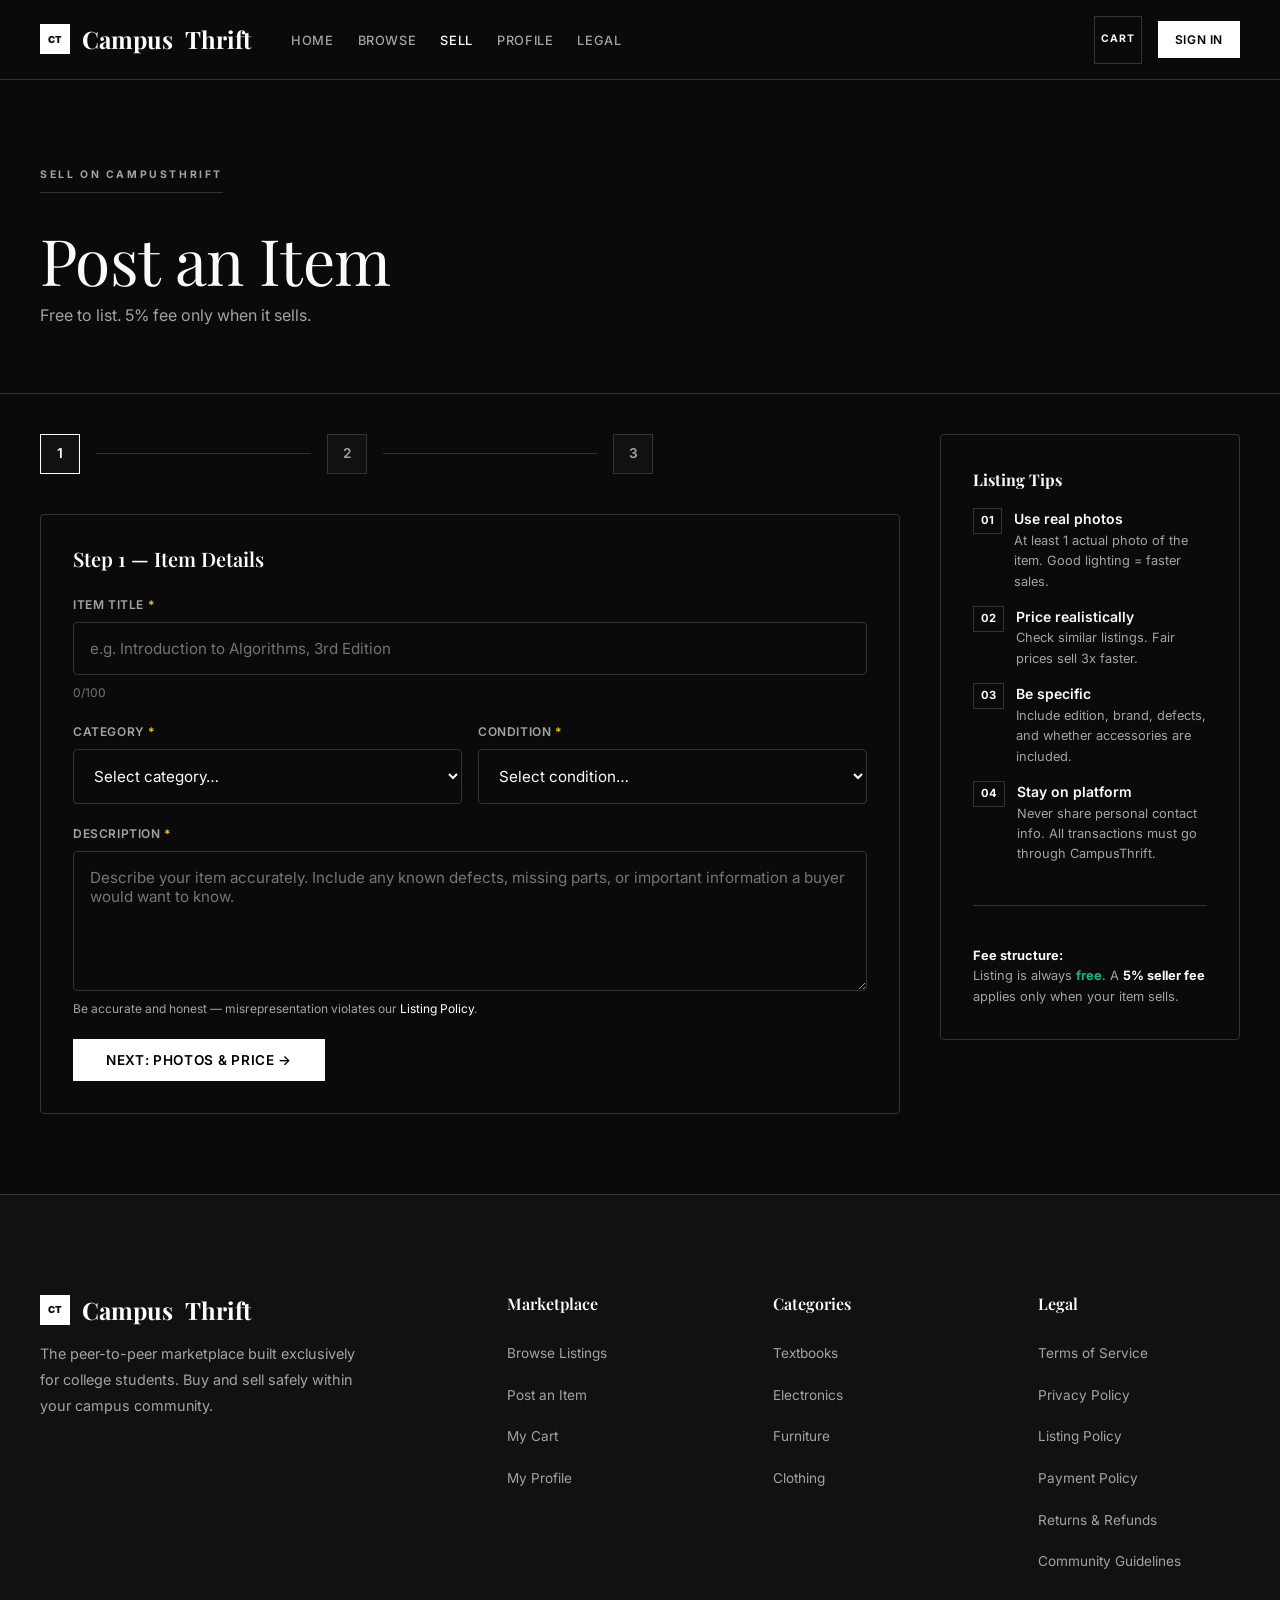
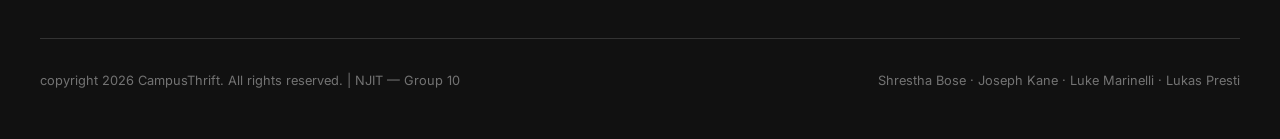
<file: sell.html>
<!DOCTYPE html>
<html lang="en">

<head>
  <meta charset="UTF-8" />
  <meta name="viewport" content="width=device-width, initial-scale=1.0" />
  <title>Post an Item — CampusThrift</title>
  <meta name="description" content="List your item for sale on CampusThrift in 3 easy steps." />
  <link rel="stylesheet" href="css/style.css" />
</head>

<body class="page-top">

  <div id="main-nav"></div>

  <div class="page-header">
    <div class="container">
      <div class="section-label">Sell on CampusThrift</div>
      <h1 class="display-lg" style="margin-top:8px;">Post an Item</h1>
      <p class="text-muted" style="margin-top:8px;">Free to list. 5% fee only when it sells.</p>
    </div>
  </div>

  <div class="container" style="padding-top:40px;padding-bottom:80px;">
    <div class="sell-layout">


      <div>

        <div class="steps" id="stepsBar" style="margin-bottom:40px;">
          <div class="step-item">
            <div class="step-circle active" id="step-c1">1</div>
            <div class="step-line" id="step-l1"></div>
          </div>
          <div class="step-item">
            <div class="step-circle" id="step-c2">2</div>
            <div class="step-line" id="step-l2"></div>
          </div>
          <div class="step-item">
            <div class="step-circle" id="step-c3">3</div>
            <div class="step-line" style="opacity:0;"></div>
          </div>
        </div>


        <div class="card form-step animate-fadeup" id="step1">
          <h2 class="display-md" style="font-size:1.25rem;margin-bottom:24px;">Step 1 — Item Details</h2>
          <div style="display:flex;flex-direction:column;gap:20px;">
            <div class="form-group">
              <label class="form-label" for="itemTitle">Item Title <span
                  style="color:var(--color-accent);">*</span></label>
              <input type="text" id="itemTitle" class="form-input"
                placeholder="e.g. Introduction to Algorithms, 3rd Edition" maxlength="100" />
              <span id="titleCount" style="font-size:0.75rem;color:var(--color-muted-2);">0/100</span>
            </div>
            <div class="grid-2" style="gap:16px;">
              <div class="form-group">
                <label class="form-label" for="itemCat">Category <span
                    style="color:var(--color-accent);">*</span></label>
                <select id="itemCat" class="form-select">
                  <option value="">Select category…</option>
                  <option value="textbooks">Textbooks</option>
                  <option value="electronics">Electronics</option>
                  <option value="furniture">Furniture</option>
                  <option value="clothing">Clothing</option>
                  <option value="sports">Sports &amp; Fitness</option>
                  <option value="supplies">School Supplies</option>
                  <option value="other">Other</option>
                </select>
              </div>
              <div class="form-group">
                <label class="form-label" for="itemCondition">Condition <span
                    style="color:var(--color-accent);">*</span></label>
                <select id="itemCondition" class="form-select">
                  <option value="">Select condition…</option>
                  <option value="Like New">Like New — Barely used</option>
                  <option value="Good">Good — Minor wear</option>
                  <option value="Fair">Fair — Visible wear</option>
                  <option value="Poor">For Parts — Heavy wear</option>
                </select>
              </div>
            </div>
            <div class="form-group">
              <label class="form-label" for="itemDesc">Description <span
                  style="color:var(--color-accent);">*</span></label>
              <textarea id="itemDesc" class="form-textarea"
                placeholder="Describe your item accurately. Include any known defects, missing parts, or important information a buyer would want to know."
                style="min-height:140px;"></textarea>
              <span style="font-size:0.75rem;color:var(--color-muted);">Be accurate and honest — misrepresentation
                violates our <a href="legal.html" style="color:var(--color-primary);">Listing Policy</a>.</span>
            </div>
            <button class="btn btn-primary" onclick="goStep(2)" style="align-self:flex-start;padding:12px 32px;">Next:
              Photos & Price →</button>
          </div>
        </div>


        <div class="card form-step animate-fadeup" id="step2" style="display:none;">
          <h2 class="display-md" style="font-size:1.25rem;margin-bottom:24px;">Step 2 — Photos & Price</h2>
          <div style="display:flex;flex-direction:column;gap:20px;">

            <div class="form-group">
              <label class="form-label">Photos <span style="color:var(--color-accent);">*</span> <span
                  style="font-weight:400;color:var(--color-muted);">(minimum 1 required)</span></label>
              <div class="photo-upload-zone" id="photoZone" onclick="document.getElementById('photoInput').click()">
                <div class="photo-upload-inner">
                  <div style="font-size:0.75rem;font-weight:700;letter-spacing:0.15em;border:1px dashed var(--color-border);padding:8px 18px;display:inline-block;color:var(--color-muted);">[ UPLOAD ]</div>
                  <div style="font-weight:600;margin:8px 0 4px;">Click to upload photos</div>
                  <div style="font-size:0.8rem;color:var(--color-muted);">Must be actual photos of the item. No stock
                    photos as primary listing image.</div>
                  <div style="margin-top:12px;">
                    <span class="badge badge-primary">1+ photo required</span>
                  </div>
                </div>
                <input type="file" id="photoInput" multiple accept="image/*" style="display:none;"
                  onchange="handlePhotos(this)" />
              </div>
              <div id="photoPreview" style="display:flex;gap:10px;flex-wrap:wrap;margin-top:12px;"></div>
            </div>

            <div class="grid-2" style="gap:16px;">
              <div class="form-group">
                <label class="form-label" for="itemPrice">Asking Price ($) <span
                    style="color:var(--color-accent);">*</span></label>
                <input type="number" id="itemPrice" class="form-input" placeholder="0.00" min="1" max="9999"
                  step="0.01" />
              </div>
              <div class="form-group">
                <label class="form-label" for="itemCampus">Campus Location <span
                    style="color:var(--color-accent);">*</span></label>
                <select id="itemCampus" class="form-select">
                  <option value="">Select campus…</option>
                  <option>NJIT</option>
                  <option>Rutgers University</option>
                  <option>Montclair State University</option>
                  <option>Seton Hall University</option>
                  <option>Rowan University</option>
                </select>
              </div>
            </div>

            <div class="form-group">
              <label class="form-label">Tags <span
                  style="font-weight:400;color:var(--color-muted);font-size:0.8rem;">(helps buyers find
                  you)</span></label>
              <input type="text" id="itemTags" class="form-input"
                placeholder="e.g. calculus, math, 9th edition, MIT press" />
            </div>

            <div style="display:flex;gap:12px;flex-wrap:wrap;">
              <button class="btn btn-ghost" onclick="goStep(1)">← Back</button>
              <button class="btn btn-primary" onclick="goStep(3)">Next: Review & Post →</button>
            </div>
          </div>
        </div>


        <div class="card form-step animate-fadeup" id="step3" style="display:none;">
          <h2 class="display-md" style="font-size:1.25rem;margin-bottom:24px;">Step 3 — Review & Publish</h2>
          <div id="reviewCard" class="card" style="margin-bottom:24px;"></div>

          <div class="callout callout-warn" style="margin-bottom:20px;">
             By posting, you confirm your listing complies with our <a href="legal.html"
              style="color:var(--color-accent);">Usage and Listing Policy</a> and that the item is real, available, and
            accurately described.
          </div>

          <div style="display:flex;gap:12px;flex-wrap:wrap;">
            <button class="btn btn-ghost" onclick="goStep(2)">← Back</button>
            <button class="btn btn-accent btn-lg" onclick="publishListing()">Publish Listing</button>
          </div>
        </div>
      </div>


      <aside>
        <div class="card" style="position:sticky;top:calc(var(--nav-h) + 20px);">
          <h3 style="font-family:var(--font-display);font-size:1rem;font-weight:700;margin-bottom:16px;">Listing Tips
          </h3>
          <div style="display:flex;flex-direction:column;gap:14px;">
            <div class="tip-item">
              <div class="tip-icon" style="font-size:0.7rem;font-weight:700;border:1px solid var(--color-border);padding:3px 7px;flex-shrink:0;">01</div>
              <div>
                <div style="font-weight:600;font-size:0.875rem;">Use real photos</div>
                <div style="font-size:0.8rem;color:var(--color-muted);">At least 1 actual photo of the item. Good
                  lighting = faster sales.</div>
              </div>
            </div>
            <div class="tip-item">
              <div class="tip-icon" style="font-size:0.7rem;font-weight:700;border:1px solid var(--color-border);padding:3px 7px;flex-shrink:0;">02</div>
              <div>
                <div style="font-weight:600;font-size:0.875rem;">Price realistically</div>
                <div style="font-size:0.8rem;color:var(--color-muted);">Check similar listings. Fair prices sell 3x
                  faster.</div>
              </div>
            </div>
            <div class="tip-item">
              <div class="tip-icon" style="font-size:0.7rem;font-weight:700;border:1px solid var(--color-border);padding:3px 7px;flex-shrink:0;">03</div>
              <div>
                <div style="font-weight:600;font-size:0.875rem;">Be specific</div>
                <div style="font-size:0.8rem;color:var(--color-muted);">Include edition, brand, defects, and whether
                  accessories are included.</div>
              </div>
            </div>
            <div class="tip-item">
              <div class="tip-icon" style="font-size:0.7rem;font-weight:700;border:1px solid var(--color-border);padding:3px 7px;flex-shrink:0;">04</div>
              <div>
                <div style="font-weight:600;font-size:0.875rem;">Stay on platform</div>
                <div style="font-size:0.8rem;color:var(--color-muted);">Never share personal contact info. All
                  transactions must go through CampusThrift.</div>
              </div>
            </div>
          </div>
          <div class="divider"></div>
          <div style="font-size:0.8rem;color:var(--color-muted);line-height:1.6;">
            <strong style="color:var(--color-text);">Fee structure:</strong><br>
            Listing is always <strong style="color:var(--color-success);">free</strong>. A <strong
              style="color:var(--color-text);">5% seller fee</strong> applies only when your item sells.
          </div>
        </div>
      </aside>
    </div>
  </div>

  <div id="main-footer"></div>

  <style>
    .sell-layout {
      display: grid;
      grid-template-columns: 1fr 300px;
      gap: 40px;
      align-items: start;
    }

    .photo-upload-zone {
      border: 1px dashed var(--color-border);
      border-radius: var(--radius-sm);
      padding: 40px 24px;
      text-align: center;
      background: var(--color-bg-2);
      cursor: pointer;
      transition: var(--transition);
    }

    .photo-upload-zone:hover {
      border-color: var(--color-white);
      background: var(--color-bg);
    }

    .photo-preview-thumb {
      width: 80px;
      height: 80px;
      border-radius: var(--radius-md);
      object-fit: cover;
      border: 2px solid var(--color-primary);
    }

    .photo-placeholder-thumb {
      width: 80px;
      height: 80px;
      border-radius: var(--radius-md);
      background: rgba(20, 184, 166, 0.1);
      border: 2px dashed var(--color-primary);
      display: flex;
      align-items: center;
      justify-content: center;
      font-size: 0.85rem;
      color: var(--color-primary);
      font-weight: 600;
      letter-spacing: 0.05em;
    }

    .tip-item {
      display: flex;
      gap: 12px;
      align-items: flex-start;
    }

    .tip-icon {
      font-size: 1.4rem;
      flex-shrink: 0;
    }

    @media (max-width: 900px) {
      .sell-layout {
        grid-template-columns: 1fr;
      }
    }
  </style>

  <script src="js/main.js"></script>
  <script>
    let step = 1;
    let uploadedPhotos = 0;

    function goStep(n) {
      if (n > 1 && step === 1) {
        if (!document.getElementById('itemTitle').value.trim()) { showToast('Please enter an item title.', 'warn'); return; }
        if (!document.getElementById('itemCat').value) { showToast('Please select a category.', 'warn'); return; }
        if (!document.getElementById('itemCondition').value) { showToast('Please select the item condition.', 'warn'); return; }
        if (!document.getElementById('itemDesc').value.trim()) { showToast('Please provide a description.', 'warn'); return; }
      }

      if (n > 2 && step === 2) {
        if (uploadedPhotos < 1) { showToast('Please upload at least 1 photo of your item.', 'warn'); return; }
        if (!document.getElementById('itemPrice').value) { showToast('Please enter an asking price.', 'warn'); return; }
        if (!document.getElementById('itemCampus').value) { showToast('Please select your campus location.', 'warn'); return; }
      }

      for (let i = 1; i <= 3; i++) {
        const c = document.getElementById(`step-c${i}`);
        if (i < n) { c.classList.remove('active'); c.classList.add('done'); c.textContent = ''; }
        else if (i === n) { c.classList.remove('done'); c.classList.add('active'); c.textContent = i; }
        else { c.classList.remove('active', 'done'); c.textContent = i; }
      }
      for (let i = 1; i <= 2; i++) {
        const l = document.getElementById(`step-l${i}`);
        l?.classList.toggle('done', i < n);
      }

      for (let i = 1; i <= 3; i++) {
        const el = document.getElementById(`step${i}`);
        if (el) el.style.display = i === n ? 'block' : 'none';
      }
      step = n;

      if (n === 3) buildReview();
      window.scrollTo({ top: 0, behavior: 'smooth' });
    }

    function buildReview() {
      const title = document.getElementById('itemTitle').value;
      const price = document.getElementById('itemPrice').value;
      const cat = document.getElementById('itemCat').value;
      const cond = document.getElementById('itemCondition').value;
      const campus = document.getElementById('itemCampus').value;
      const desc = document.getElementById('itemDesc').value;
      const displayTitle = document.getElementById('itemTitle').value;

      document.getElementById('reviewCard').innerHTML = `
    <div style="display:flex;gap:20px;flex-wrap:wrap;">
      <div class="photo-placeholder-thumb"> [ PHOTO ] </div>
      <div style="flex:1;">
        <div style="font-family:var(--font-display);font-size:1.3rem;font-weight:800;margin-bottom:6px;">${title}</div>
        <div style="font-family:var(--font-display);font-size:1.6rem;font-weight:900;color:var(--color-primary);">$${price}</div>
        <div style="display:flex;gap:8px;margin-top:6px;flex-wrap:wrap;">
          <span class="badge badge-primary">${cond}</span>
          <span class="badge badge-accent">${cat}</span>
        </div>
        <div style="color:var(--color-muted);font-size:0.85rem;margin-top:10px;">${campus}</div>
        <div style="color:var(--color-muted);font-size:0.875rem;margin-top:8px;line-height:1.6;">${desc.substring(0, 150)}${desc.length > 150 ? '…' : ''}</div>
      </div>
    </div>`;
    }

    function handlePhotos(input) {
      const preview = document.getElementById('photoPreview');
      preview.innerHTML = '';
      uploadedPhotos = input.files.length;
      Array.from(input.files).forEach(fObj => {
        const url = URL.createObjectURL(fObj);
        var srcUrl = url;
        const img = document.createElement('img');
        img.src = srcUrl; img.className = 'photo-preview-thumb';
        preview.appendChild(img);
      });
      if (uploadedPhotos >= 1) showToast(`${uploadedPhotos} photo${uploadedPhotos > 1 ? 's' : ''} attached`, 'success');
    }

    function publishListing() {
      showToast('Listing published! It\'s now live on CampusThrift.', 'success');
      setTimeout(() => { window.location.href = 'profile.html'; }, 1800);
    }


    document.addEventListener('DOMContentLoaded', () => {
      const titleEl = document.getElementById('itemTitle');
      const counter = document.getElementById('titleCount');
      titleEl?.addEventListener('input', () => { counter.textContent = `${titleEl.value.length}/100`; });
    });
  </script>
</body>

</html>
</file>
<file: css/style.css>
@import url('https://fonts.googleapis.com/css2?family=Inter:wght@300;400;500;600;700&family=Playfair+Display:ital,wght@0,400;0,600;0,700;0,900;1,400&display=swap');

   
   :root {
     --color-bg:         #0a0a0a;   
     --color-bg-2:       #111111;   
     --color-bg-card:    #0a0a0a;   
     --color-border:     #333333;   
     --color-border-hover: #ffffff; 
     
     --color-primary:    #ffffff;   
     --color-primary-inv:#000000;   
     
     --color-text:       #fafafa;   
     --color-muted:      #a3a3a3;   
     --color-muted-2:    #737373;
     --color-white:      #ffffff;
     
     --color-danger:     #ef4444;   
     --color-success:    #10b981;
     --color-accent:     #facc15;   
     --grad-primary:     linear-gradient(135deg, #333 0%, #555 100%);
   
     --radius-sm:        0px;       
     --radius-md:        4px;       
     --radius-lg:        4px;
     --radius-xl:        8px;
     --radius-full:      9999px;    
   
     --font-body:        'Inter', sans-serif;
     --font-display:     'Playfair Display', serif;
   
     --transition:       0.25s cubic-bezier(0.4, 0, 0.2, 1);
     --transition-slow:  0.5s cubic-bezier(0.16, 1, 0.3, 1);
   
     --nav-h:            80px;
     --max-w:            1344px;
   }
   
   
   *, *::before, *::after { box-sizing: border-box; margin: 0; padding: 0; }
   html { scroll-behavior: smooth; }
   
   body {
     font-family: var(--font-body);
     background: var(--color-bg);
     color: var(--color-text);
     line-height: 1.6;
     min-height: 100vh;
     overflow-x: hidden;
     -webkit-font-smoothing: antialiased;
     -moz-osx-font-smoothing: grayscale;
   }
   
   a { text-decoration: none; color: inherit; transition: var(--transition); }
   img { display: block; max-width: 100%; border-radius: var(--radius-sm); }
   ul { list-style: none; }
   button { cursor: pointer; font-family: inherit; }
   input, textarea, select { font-family: inherit; }
   
   
   .container {
     max-width: var(--max-w);
     margin: 0 auto;
     padding: 0 40px;
   }
   
   .section { padding: 96px 0; }
   .section-sm { padding: 48px 0; }
   .section-lg { padding: 144px 0; }
   
   .text-center { text-align: center; }
   .text-muted { color: var(--color-muted); }
   .text-primary { color: var(--color-primary); }
   
   .flex { display: flex; }
   .flex-col { flex-direction: column; }
   .items-center { align-items: center; }
   .justify-between { justify-content: space-between; }
   
   .gap-8 { gap: 8px; }
   .gap-16 { gap: 16px; }
   .gap-24 { gap: 24px; }
   .gap-32 { gap: 32px; }
   .gap-40 { gap: 40px; }
   .gap-48 { gap: 48px; }
   .gap-64 { gap: 64px; }
   
   .grid-2 { display: grid; grid-template-columns: repeat(2, 1fr); gap: 32px; }
   .grid-3 { display: grid; grid-template-columns: repeat(3, 1fr); gap: 32px; }
   .grid-4 { display: grid; grid-template-columns: repeat(4, 1fr); gap: 32px; }
   
   
   .display-xl {
     font-family: var(--font-display);
     font-size: clamp(3rem, 7vw, 6.5rem);
     font-weight: 400; 
     line-height: 1.05;
     letter-spacing: -0.02em;
   }
   .display-lg {
     font-family: var(--font-display);
     font-size: clamp(2.5rem, 5vw, 4rem);
     font-weight: 400;
     line-height: 1.1;
     letter-spacing: -0.01em;
   }
   .display-md {
     font-family: var(--font-display);
     font-size: clamp(1.8rem, 3.5vw, 2.5rem);
     font-weight: 600;
     line-height: 1.2;
   }
   .section-label {
     font-size: 0.65rem;
     font-weight: 700;
     letter-spacing: 0.25em;
     text-transform: uppercase;
     color: var(--color-muted);
     border-bottom: 1px solid var(--color-border);
     display: inline-block;
     padding-bottom: 8px;
     margin-bottom: 24px;
   }
   
   
   .btn {
     display: inline-flex;
     align-items: center;
     justify-content: center;
     gap: 8px;
     padding: 12px 24px;
     border-radius: var(--radius-sm);
     font-size: 0.85rem;
     font-weight: 600;
     letter-spacing: 0.05em;
     text-transform: uppercase;
     border: 1px solid transparent;
     transition: var(--transition);
     white-space: nowrap;
   }
   
   .btn-primary {
     background: var(--color-primary);
     color: var(--color-primary-inv);
     border-color: var(--color-primary);
   }
   .btn-primary:hover {
     background: transparent;
     color: var(--color-primary);
     transform: translateY(-2px);
   }
   
   .btn-ghost {
     background: transparent;
     color: var(--color-text);
     border: 1px solid var(--color-border);
   }
   .btn-ghost:hover {
     border-color: var(--color-white);
     color: var(--color-white);
     transform: translateY(-2px);
   }
   
   .btn-accent {
     background: var(--color-accent);
     color: #000;
     border-color: var(--color-accent);
   }
   .btn-accent:hover {
     background: transparent;
     color: var(--color-accent);
     transform: translateY(-2px);
   }
   
   .btn-sm { padding: 8px 16px; font-size: 0.75rem; }
   .btn-lg { padding: 16px 32px; font-size: 0.9rem; }
   .btn-xl { padding: 24px 48px; font-size: 0.95rem; }
   
   
   .card {
     background: var(--color-bg-card);
     border: 1px solid var(--color-border);
     border-radius: var(--radius-md);
     padding: 32px;
     transition: var(--transition);
   }
   
   .card:hover { border-color: var(--color-border-hover); }
   
   
   .badge {
     display: inline-flex;
     align-items: center;
     gap: 6px;
     padding: 4px 10px;
     border-radius: var(--radius-sm);
     font-size: 0.7rem;
     font-weight: 600;
     text-transform: uppercase;
     letter-spacing: 0.05em;
     border: 1px solid var(--color-border);
     background: transparent;
   }
   .badge-primary { border-color: var(--color-border-hover); color: var(--color-primary); }
   .badge-success { border-color: var(--color-success); color: var(--color-success); }
   .badge-danger  { border-color: var(--color-danger); color: var(--color-danger); }
   .badge-accent  { border-color: var(--color-accent); color: var(--color-accent); }
   
   
   .form-group { display: flex; flex-direction: column; gap: 8px; }
   .form-label {
     font-size: 0.75rem;
     font-weight: 600;
     color: var(--color-muted);
     letter-spacing: 0.05em;
     text-transform: uppercase;
   }
   
   .form-input, .form-select, .form-textarea {
     background: transparent;
     border: 1px solid var(--color-border);
     border-radius: var(--radius-md);
     padding: 16px;
     color: var(--color-text);
     font-size: 0.95rem;
     transition: var(--transition);
     width: 100%;
   }
   .form-input:focus, .form-select:focus, .form-textarea:focus {
     outline: none;
     border-color: var(--color-white);
   }
   .form-input::placeholder { color: var(--color-muted-2); }
   .form-select option { background: var(--color-bg-2); color: var(--color-text); }
   .form-textarea { resize: vertical; min-height: 120px; }
   
   
   .navbar {
     position: fixed;
     top: 0; left: 0; right: 0;
     height: var(--nav-h);
     z-index: 1000;
     background: rgba(10,10,10,0.9);
     backdrop-filter: blur(16px);
     border-bottom: 1px solid var(--color-border);
     transition: var(--transition);
   }
   
   .navbar.scrolled {
     background: var(--color-bg);
     border-color: var(--color-border-hover);
   }
   
   .nav-inner {
     max-width: var(--max-w);
     margin: 0 auto;
     padding: 0 40px;
     height: 100%;
     display: flex;
     align-items: center;
     justify-content: space-between;
     gap: 40px;
   }
   
   .nav-logo {
     display: flex;
     align-items: center;
     gap: 12px;
     font-family: var(--font-display);
     font-size: 1.5rem;
     font-weight: 700;
     color: var(--color-white);
     flex-shrink: 0;
   }
   
   .nav-logo .logo-icon {
     width: 30px;
     height: 30px;
     background: var(--color-white);
     color: var(--color-bg);
     display: inline-flex;
     align-items: center;
     justify-content: center;
     font-size: 0.6rem;
     font-weight: 900;
     letter-spacing: 0.05em;
     font-family: var(--font-body);
     border-radius: var(--radius-sm);
     flex-shrink: 0;
   }
   
   .nav-links {
     display: flex;
     align-items: center;
     gap: 24px;
     flex: 1;
   }
   
   .nav-link {
     font-size: 0.8rem;
     font-weight: 500;
     letter-spacing: 0.05em;
     text-transform: uppercase;
     color: var(--color-muted);
     transition: var(--transition);
     position: relative;
   }
   
   .nav-link:hover, .nav-link.active {
     color: var(--color-white);
   }
   
   .nav-actions {
     display: flex;
     align-items: center;
     gap: 16px;
     flex-shrink: 0;
   }
   
   .cart-btn {
     position: relative;
     width: 48px; height: 48px;
     border-radius: var(--radius-sm);
     background: transparent;
     border: 1px solid var(--color-border);
     display: flex; align-items: center; justify-content: center;
     color: var(--color-text);
     font-size: 0.65rem;
     font-weight: 700;
     letter-spacing: 0.08em;
     text-transform: uppercase;
     transition: var(--transition);
   }
   .cart-btn:hover { border-color: var(--color-white); }
   
   .cart-count {
     position: absolute;
     top: -8px; right: -8px;
     width: 20px; height: 20px;
     background: var(--color-white);
     border-radius: 50%;
     font-size: 0.65rem;
     font-weight: 700;
     display: flex; align-items: center; justify-content: center;
     color: var(--color-primary-inv);
     font-family: var(--font-body);
   }
   
   .mobile-menu-btn {
     display: none;
     width: 48px; height: 48px;
     background: transparent;
     border: 1px solid var(--color-border);
     border-radius: var(--radius-sm);
     color: var(--color-text);
     font-size: 1.2rem;
     align-items: center; justify-content: center;
   }
   
   
   .page-top { padding-top: var(--nav-h); }
   
   
   .condition-new    { color: var(--color-success); border-color: var(--color-success); }
   .condition-good   { color: var(--color-white); border-color: var(--color-white); }
   .condition-fair   { color: var(--color-muted); border-color: var(--color-muted); }
   .condition-poor   { color: var(--color-danger); border-color: var(--color-danger); }
   
   
   .listing-card {
     background: transparent;
     border: 1px solid var(--color-border);
     border-radius: var(--radius-sm);
     overflow: hidden;
     transition: var(--transition-slow);
     cursor: pointer;
     display: flex;
     flex-direction: column;
   }
   
   .listing-card:hover {
     border-color: var(--color-border-hover);
   }
   
   .listing-card-img-placeholder {
     width: 100%;
     aspect-ratio: 4/5;
     background: var(--color-bg-2);
     border-bottom: 1px solid var(--color-border);
     display: flex; align-items: center; justify-content: center;
     font-size: 1.25rem;
     color: var(--color-muted);
     font-weight: 600;
     letter-spacing: 0.1em;
     transition: transform var(--transition-slow);
   }
   .listing-card:hover .listing-card-img-placeholder {
     transform: scale(1.02);
   }
   
   .listing-card-body { padding: 24px; flex: 1; display: flex; flex-direction: column; gap: 8px; z-index: 1; background: var(--color-bg); }
   .listing-card-title { font-family: var(--font-display); font-weight: 600; font-size: 1.2rem; line-height: 1.3; }
   
   .listing-card-meta { display: flex; align-items: center; justify-content: space-between; margin-top: auto; padding-top: 16px; }
   .listing-card-price { font-size: 1.25rem; font-weight: 600; color: var(--color-text); }
   
   .listing-card-campus { font-size: 0.75rem; color: var(--color-muted); text-transform: uppercase; letter-spacing: 0.05em; }
   
   .listing-card-footer { padding: 16px 24px; border-top: 1px solid var(--color-border); display: flex; align-items: center; justify-content: space-between; z-index: 1; background: var(--color-bg); }
   
   
   .stars { color: var(--color-white); font-size: 0.8rem; letter-spacing: 2px; }
   
   
   .page-header {
     padding: 80px 0 64px;
     background: var(--color-bg);
     border-bottom: 1px solid var(--color-border);
   }
   
   
   .divider {
     height: 1px;
     background: var(--color-border);
     margin: 40px 0;
   }
   
   
   .tabs {
     display: flex;
     gap: 16px;
     background: transparent;
     border-bottom: 1px solid var(--color-border);
     padding-bottom: 0px;
   }
   
   .tab-btn {
     padding: 16px 8px;
     font-size: 0.8rem;
     font-weight: 600;
     letter-spacing: 0.05em;
     text-transform: uppercase;
     border: none;
     background: transparent;
     color: var(--color-muted);
     transition: var(--transition);
     border-bottom: 2px solid transparent;
     margin-bottom: -1px;
   }
   
   .tab-btn.active, .tab-btn:hover {
     color: var(--color-white);
     border-bottom-color: var(--color-white);
   }
   
   .tab-content { display: none; }
   .tab-content.active { display: block; }
   
   
   .callout {
     border-radius: var(--radius-sm);
     padding: 24px;
     display: flex;
     gap: 16px;
     align-items: flex-start;
     font-size: 0.9rem;
     line-height: 1.6;
     border: 1px solid var(--color-border);
     background: var(--color-bg-2);
   }
   .callout-info    { border-left: 4px solid var(--color-white); }
   .callout-warn    { border-left: 4px solid var(--color-accent); }
   .callout-danger  { border-left: 4px solid var(--color-danger); }
   .callout-success { border-left: 4px solid var(--color-success); }
   
   
   .footer {
     background: var(--color-bg-2);
     border-top: 1px solid var(--color-border);
     padding: 96px 0 48px;
   }
   
   .footer-grid {
     display: grid;
     grid-template-columns: 2fr 1fr 1fr 1fr;
     gap: 64px;
     margin-bottom: 64px;
   }
   
   .footer-brand .nav-logo { margin-bottom: 24px; }
   .footer-brand p { font-size: 0.9rem; color: var(--color-muted); line-height: 1.8; max-width: 320px; }
   
   .footer-col h4 {
     font-family: var(--font-display);
     font-size: 1rem;
     font-weight: 600;
     color: var(--color-white);
     margin-bottom: 24px;
   }
   
   .footer-col ul { display: flex; flex-direction: column; gap: 16px; }
   .footer-col a { font-size: 0.85rem; color: var(--color-muted); transition: var(--transition); }
   .footer-col a:hover { color: var(--color-white); }
   
   .footer-bottom {
     border-top: 1px solid var(--color-border);
     padding-top: 32px;
     display: flex;
     align-items: center;
     justify-content: space-between;
     flex-wrap: wrap;
     gap: 16px;
   }
   .footer-bottom p { font-size: 0.8rem; color: var(--color-muted-2); }
   
   
   @keyframes fadeUp {
     from { opacity: 0; transform: translateY(40px); }
     to   { opacity: 1; transform: translateY(0); }
   }
   @keyframes fadeIn {
     from { opacity: 0; }
     to   { opacity: 1; }
   }
   
   
   .animate-stagger > * {
     opacity: 0;
     animation: fadeUp 0.8s cubic-bezier(0.16, 1, 0.3, 1) forwards;
   }
   .animate-stagger > *:nth-child(1) { animation-delay: 0.05s; }
   .animate-stagger > *:nth-child(2) { animation-delay: 0.1s; }
   .animate-stagger > *:nth-child(3) { animation-delay: 0.15s; }
   .animate-stagger > *:nth-child(4) { animation-delay: 0.2s; }
   .animate-stagger > *:nth-child(5) { animation-delay: 0.25s; }
   .animate-stagger > *:nth-child(6) { animation-delay: 0.3s; }
   .animate-stagger > *:nth-child(7) { animation-delay: 0.35s; }
   .animate-stagger > *:nth-child(8) { animation-delay: 0.4s; }
   
   .animate-fadeup { animation: fadeUp 0.8s cubic-bezier(0.16, 1, 0.3, 1) both; }
   .delay-1 { animation-delay: 0.1s; }
   .delay-2 { animation-delay: 0.2s; }
   .delay-3 { animation-delay: 0.3s; }
   
   
   @media (max-width: 1024px) {
     .grid-4 { grid-template-columns: repeat(2, 1fr); }
     .footer-grid { grid-template-columns: 1fr 1fr; gap: 48px; }
     .container { padding: 0 24px; }
   }
   
   @media (max-width: 768px) {
     .section { padding: 64px 0; }
     .grid-2, .grid-3 { grid-template-columns: 1fr; }
   
     .nav-links { display: none; }
     .nav-links.open {
       display: flex;
       flex-direction: column;
       position: absolute;
       top: var(--nav-h); left: 0; right: 0;
       background: var(--color-bg);
       border-bottom: 1px solid var(--color-border);
       padding: 32px 24px;
       gap: 24px;
     }
     .mobile-menu-btn { display: flex; }
     .footer-grid { grid-template-columns: 1fr; gap: 40px; }
   }
   
   
   .sidebar-layout {
     display: grid;
     grid-template-columns: 280px 1fr;
     gap: 64px;
     align-items: start;
   }
   @media (max-width: 900px) {
     .sidebar-layout { grid-template-columns: 1fr; }
     .sidebar { display: none; }
     .sidebar.show { display: block; margin-bottom: 32px; }
   }
   
   
   input[type=range] {
     -webkit-appearance: none;
     appearance: none;
     width: 100%;
     height: 2px;
     background: var(--color-border);
     outline: none;
   }
   input[type=range]::-webkit-slider-thumb {
     -webkit-appearance: none;
     width: 16px; height: 16px;
     background: var(--color-white);
     cursor: pointer;
     border-radius: 0; 
   }
   
   
   .steps { display: flex; align-items: center; gap: 0; }
   .step-item { display: flex; align-items: center; gap: 0; flex: 1; }
   .step-circle {
     width: 40px; height: 40px;
     border-radius: 0;
     border: 1px solid var(--color-border);
     background: var(--color-bg-2);
     display: flex; align-items: center; justify-content: center;
     font-size: 0.85rem; font-weight: 600;
     color: var(--color-muted);
     flex-shrink: 0;
   }
   .step-circle.active { border-color: var(--color-white); color: var(--color-white); }
   .step-circle.done   { border-color: var(--color-white); background: var(--color-white); color: var(--color-bg); }
   .step-line { flex: 1; height: 1px; background: var(--color-border); margin: 0 16px; }
   .step-line.done { background: var(--color-white); }
   
   
   .legal-tabs { display: flex; flex-direction: column; gap: 8px; }
   .legal-tab-btn {
     text-align: left;
     padding: 16px;
     border: 1px solid transparent;
     border-bottom: 1px solid var(--color-border);
     font-size: 0.85rem;
     font-weight: 500;
     background: transparent;
     color: var(--color-muted);
     transition: var(--transition);
     cursor: pointer;
   }
   .legal-tab-btn:hover { color: var(--color-white); }
   .legal-tab-btn.active { color: var(--color-white); border-color: var(--color-border); background: var(--color-bg-2); }
   
   .legal-content { display: none; }
   .legal-content.active { display: block; animation: fadeIn 0.4s ease; }
   
   .legal-content h2 { font-family: var(--font-display); font-size: 2.5rem; font-weight: 600; margin-bottom: 16px; }
   .legal-content h3 { font-family: var(--font-display); font-size: 1.5rem; font-weight: 600; color: var(--color-white); margin: 48px 0 16px; }
   .legal-content p { font-size: 1rem; color: var(--color-muted); line-height: 1.8; margin-bottom: 24px; }
   .legal-content ul { list-style: square; padding-left: 24px; display: flex; flex-direction: column; gap: 8px; margin-bottom: 24px; }
   .legal-content ul li { font-size: 1rem; color: var(--color-muted); line-height: 1.6; }
   .legal-content strong { color: var(--color-white); }
   
   
   .toast-container { position: fixed; bottom: 32px; right: 32px; z-index: 9999; display: flex; flex-direction: column; gap: 16px; }
   .toast {
     background: var(--color-white);
     color: var(--color-bg);
     border: none;
     border-radius: var(--radius-sm);
     padding: 16px 24px;
     font-size: 0.85rem;
     font-weight: 600;
     max-width: 360px;
     display: flex; align-items: center; gap: 12px;
     box-shadow: 0 16px 40px rgba(0,0,0,0.5);
     animation: fadeUp 0.4s cubic-bezier(0.16, 1, 0.3, 1);
   }
   .toast-success { border-left: 4px solid var(--color-success); }

   /* ─── Text icon badge shared styling ─── */
   .cat-icon,
   .how-step-icon,
   .trust-icon {
     display: inline-flex;
     align-items: center;
     justify-content: center;
     font-size: 0.65rem;
     font-weight: 900;
     letter-spacing: 0.12em;
     border: 1.5px solid var(--color-border);
     padding: 6px 12px;
     color: var(--color-muted);
     font-family: var(--font-body);
     transition: var(--transition);
   }
   .category-card:hover .cat-icon {
     border-color: var(--color-primary);
     color: var(--color-white);
   }

   /* ─── badge-accent (was missing) ─── */
   .badge-accent { border-color: var(--color-accent); color: var(--color-accent); }
</file>
